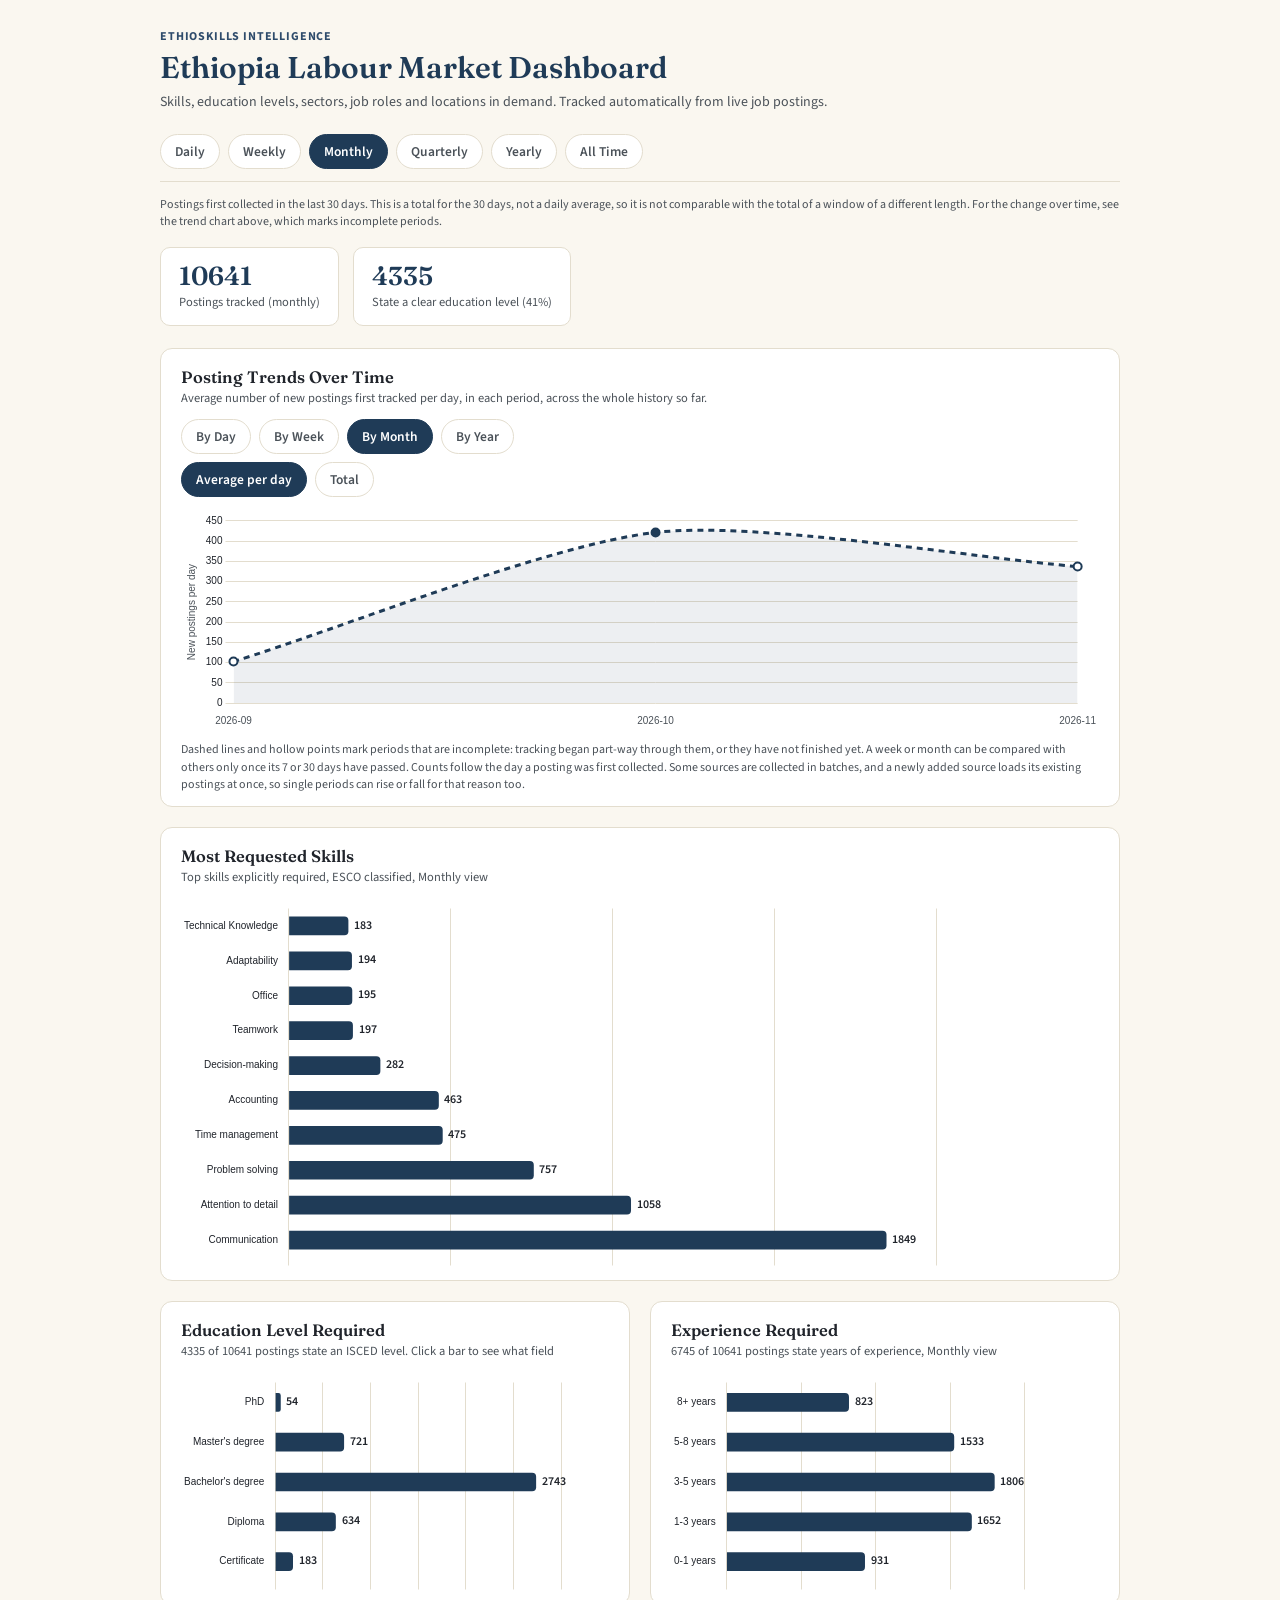
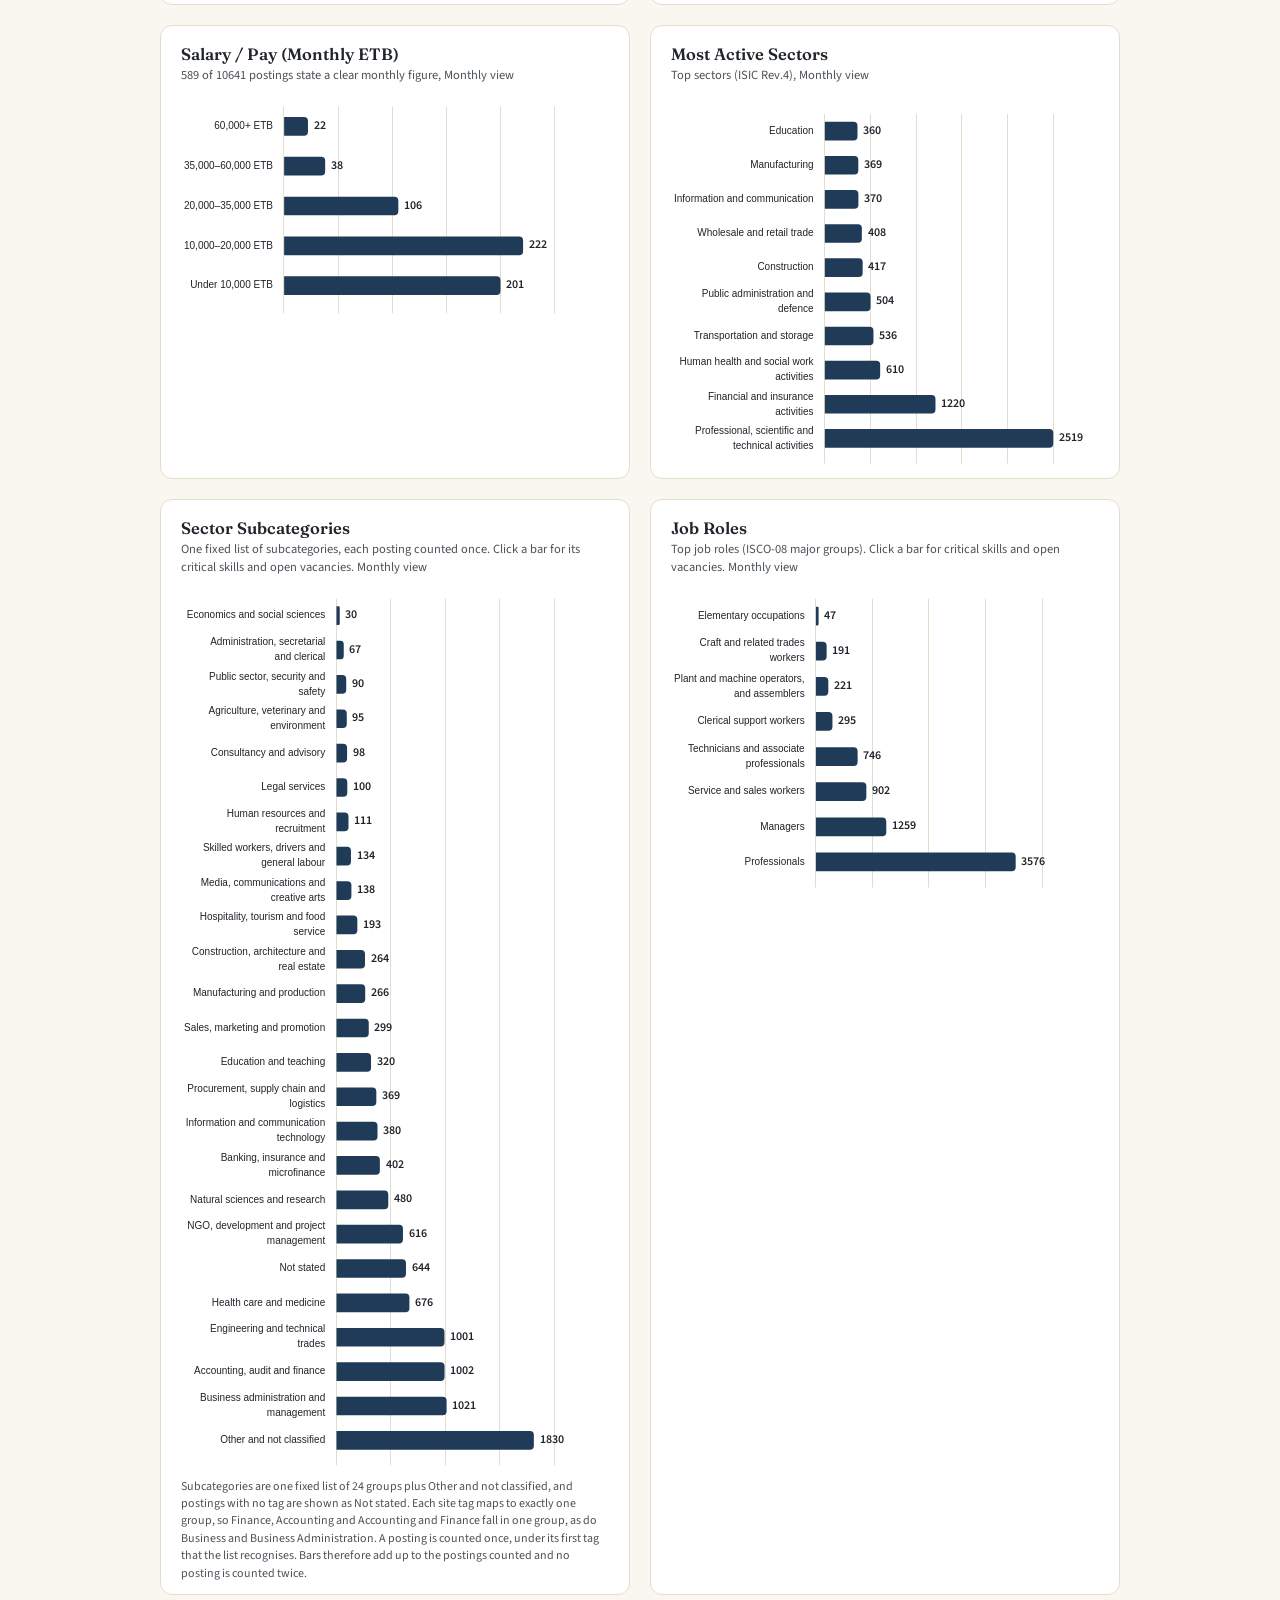
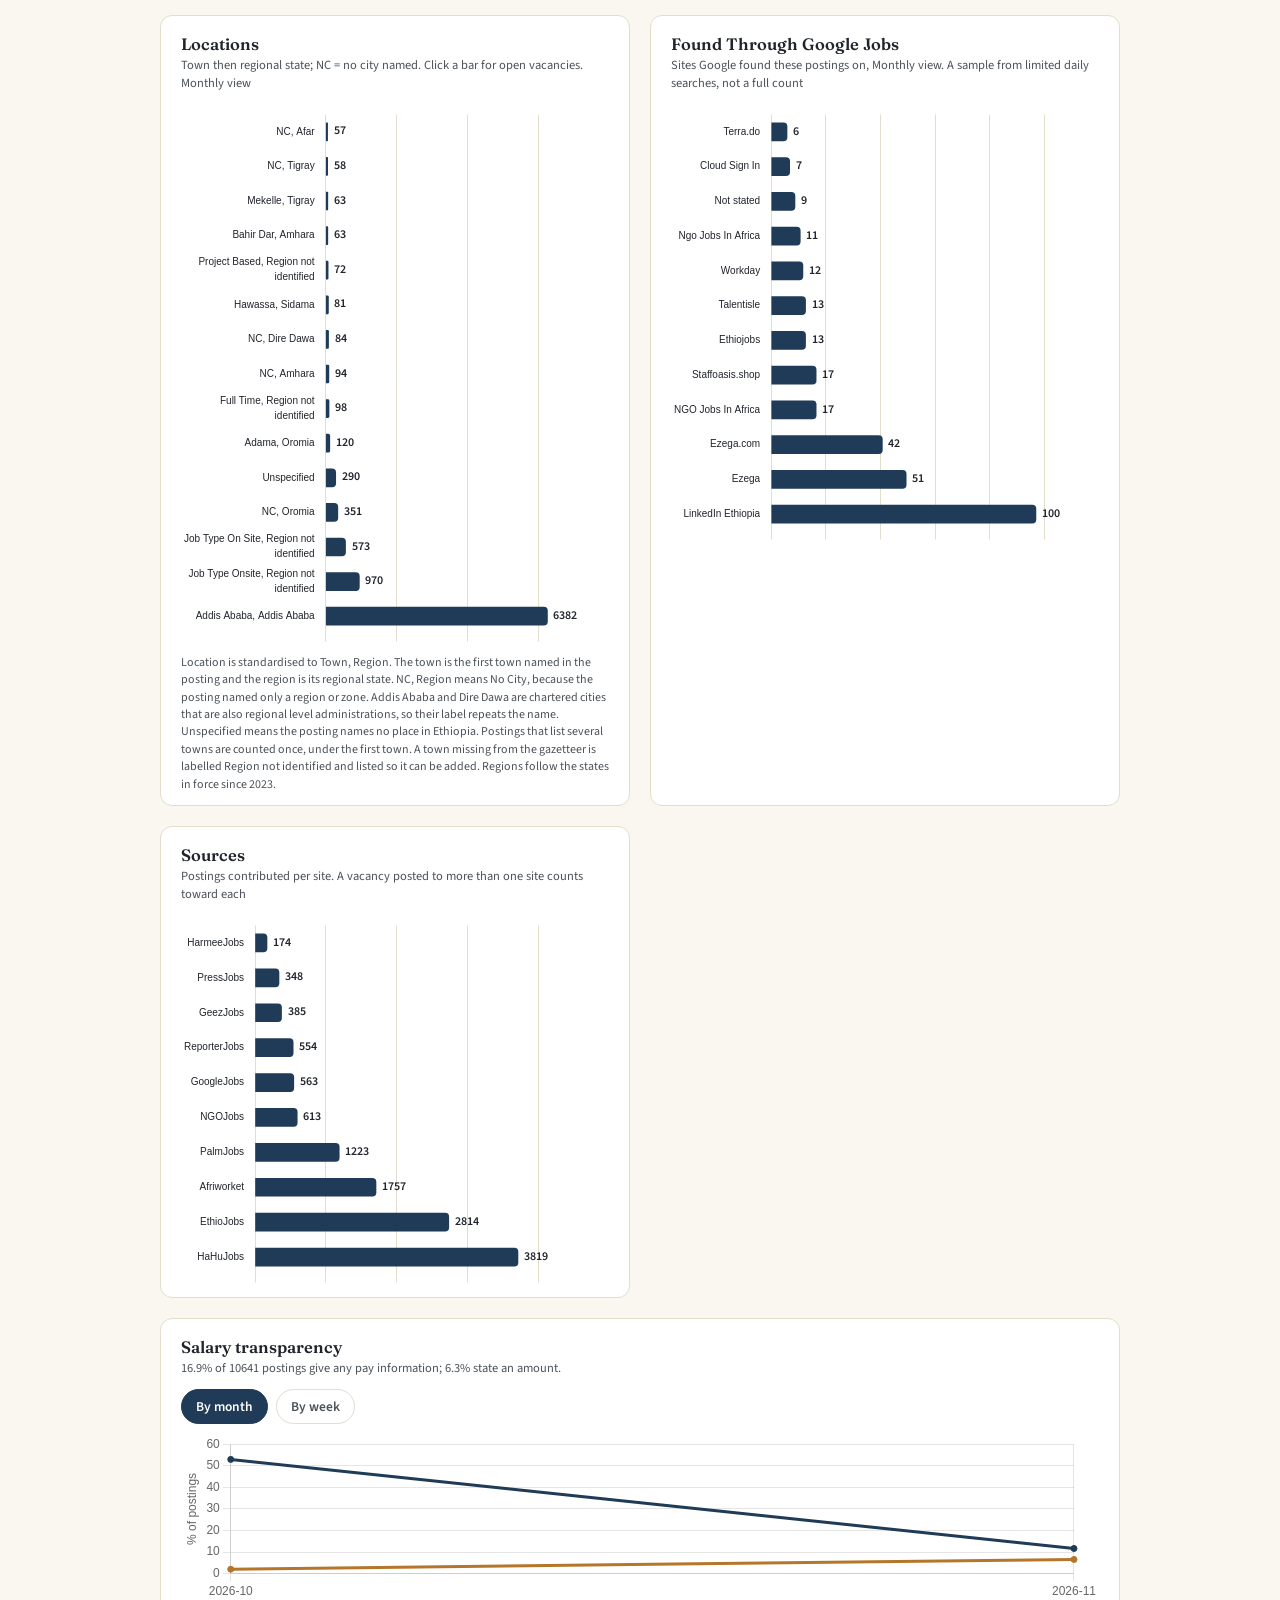
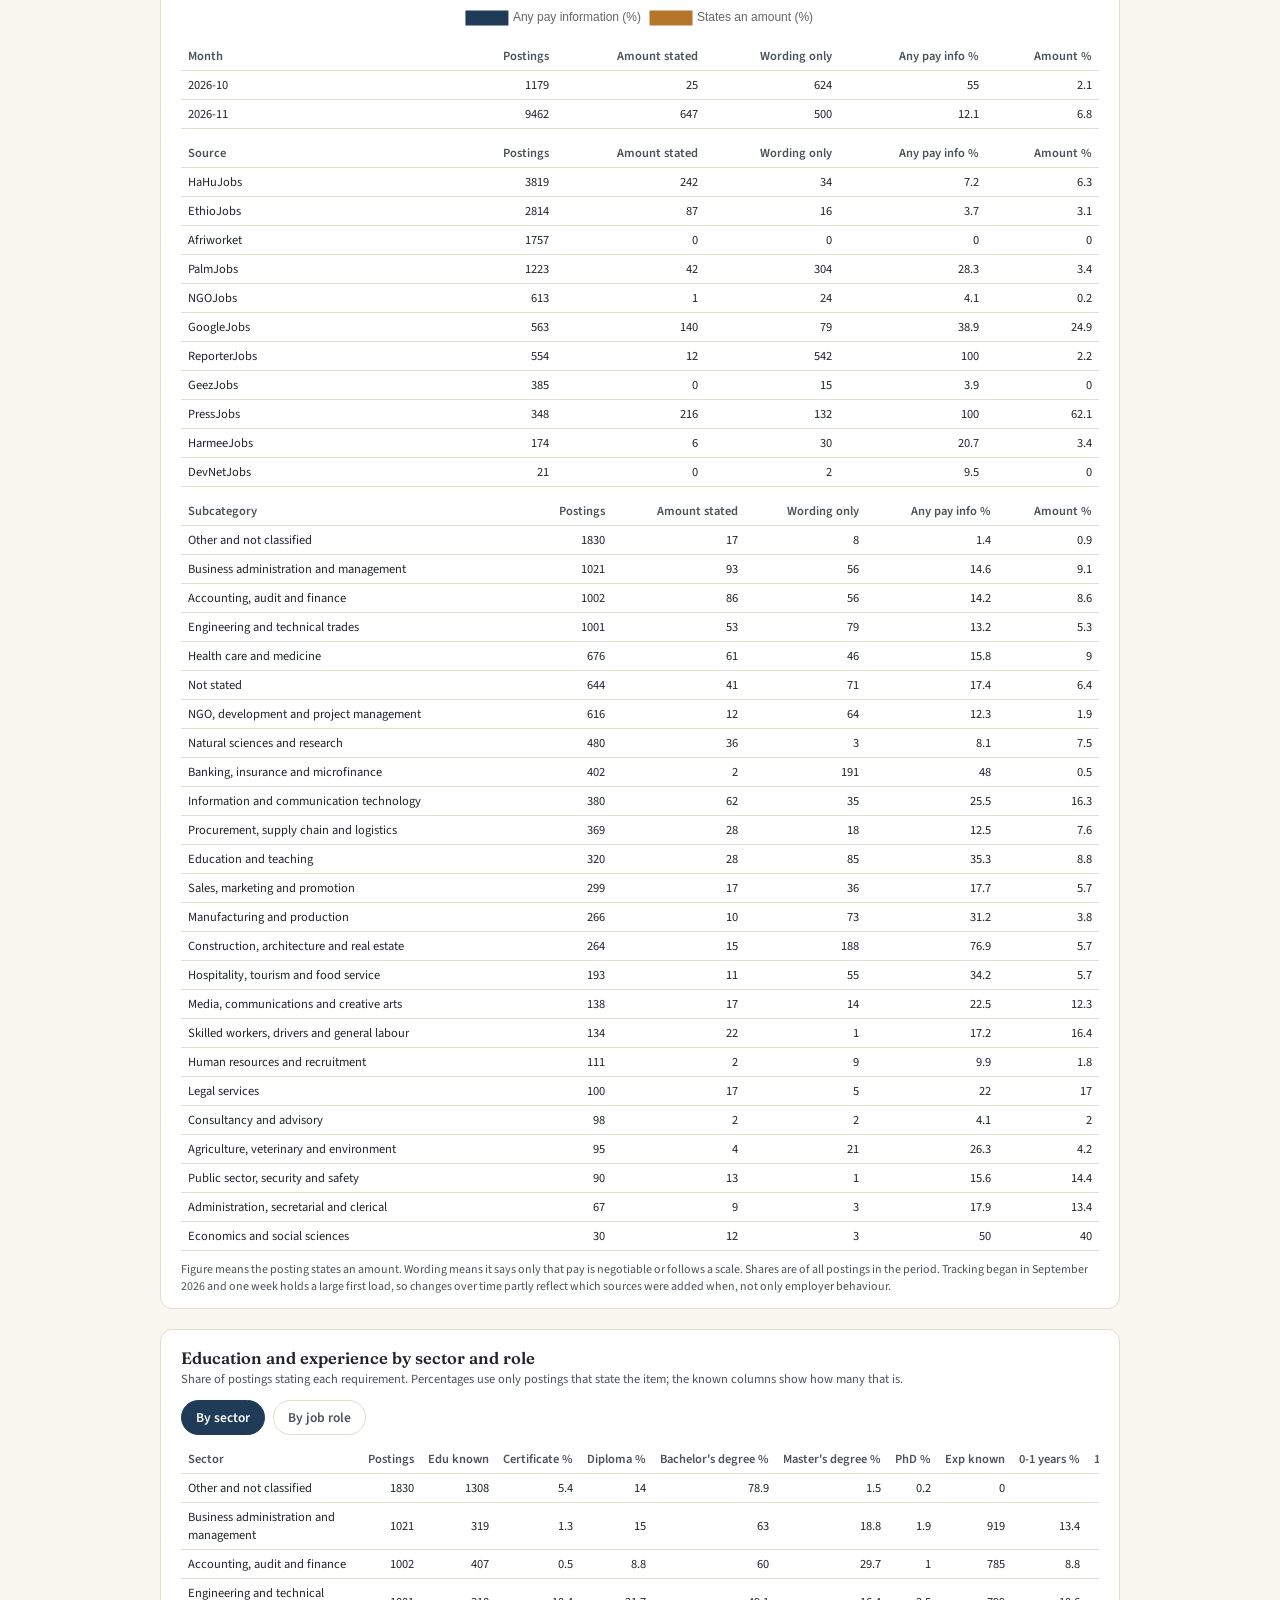
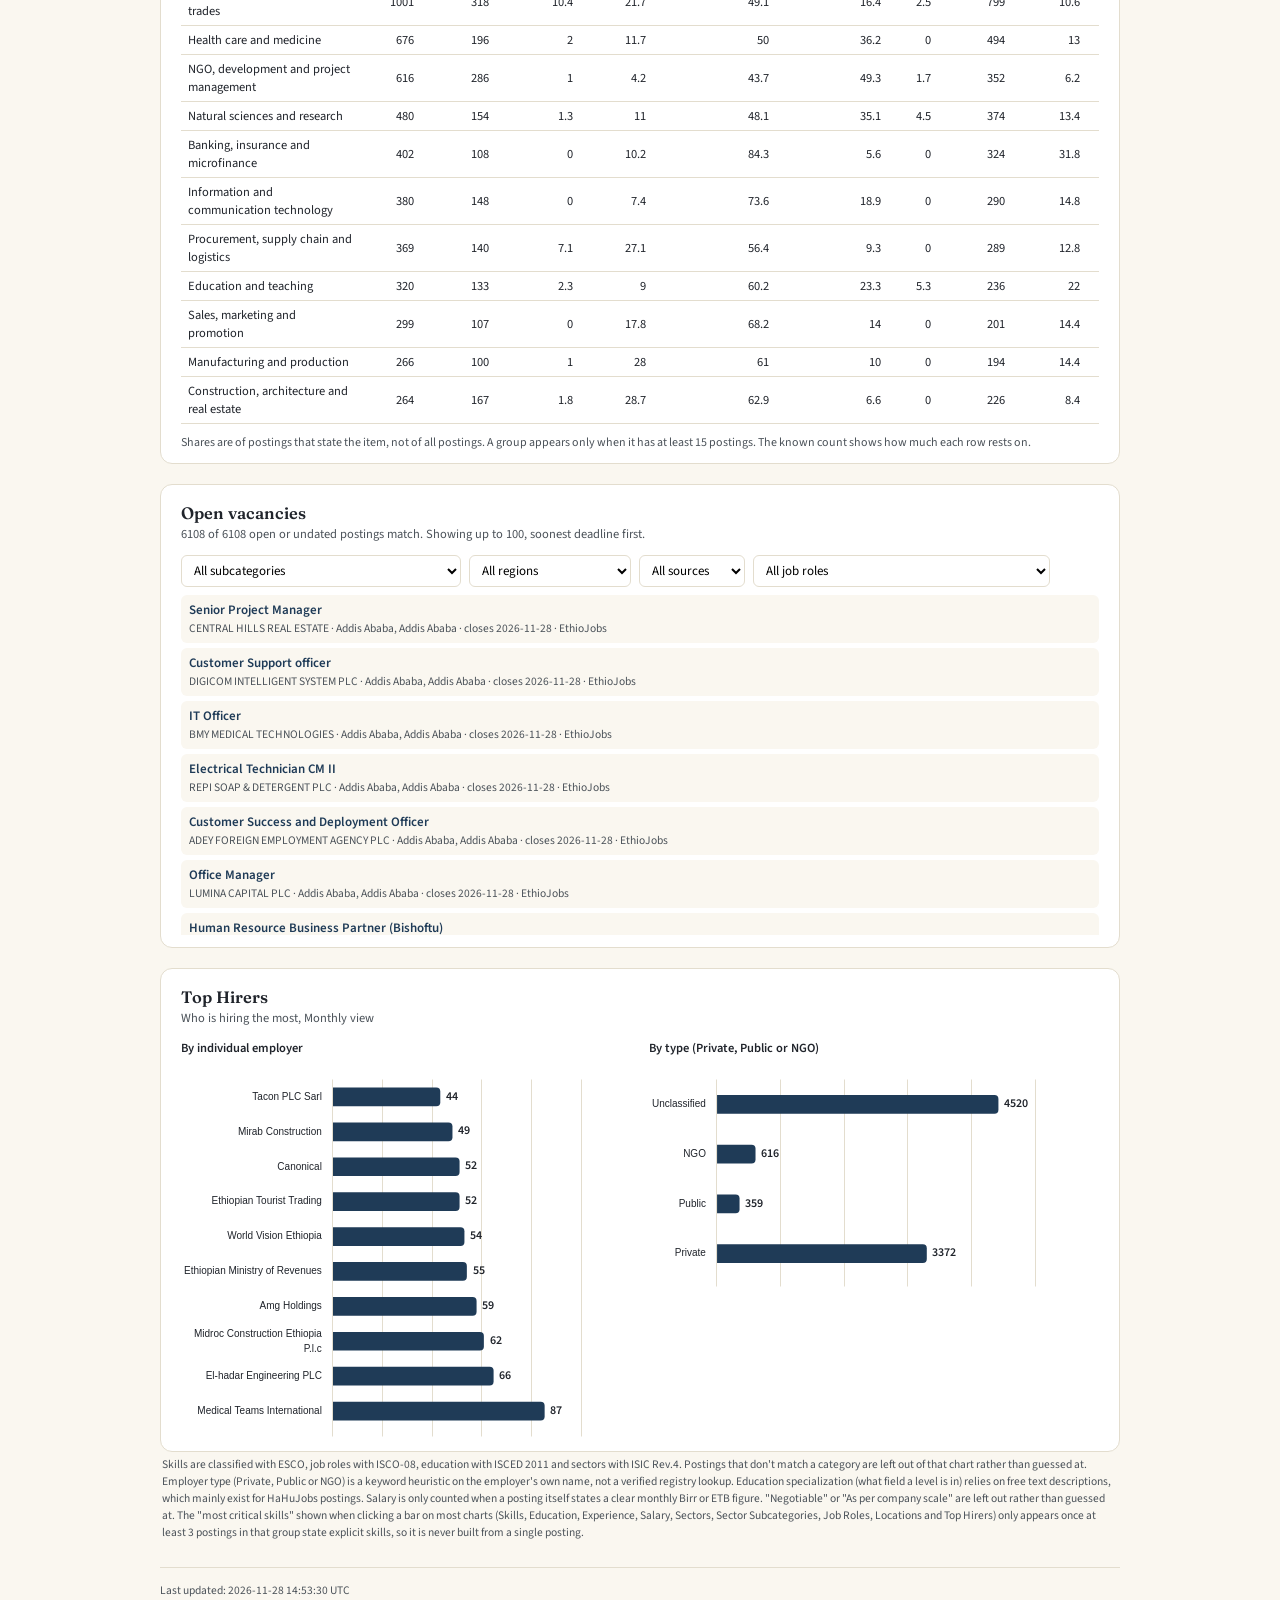
<file: index.html>
<!doctype html>
<html lang="en">
<head>
<meta charset="utf-8">
<title>Mesfin Abraham</title>
<meta name="viewport" content="width=device-width, initial-scale=1">
<meta http-equiv="refresh" content="0; url=/skills/">
<link rel="canonical" href="https://mesfinabraham.com/skills/">
</head>
<body>
<p>Redirecting to <a href="/skills/">EthioSkills</a>.</p>
</body>
</html>
</file>
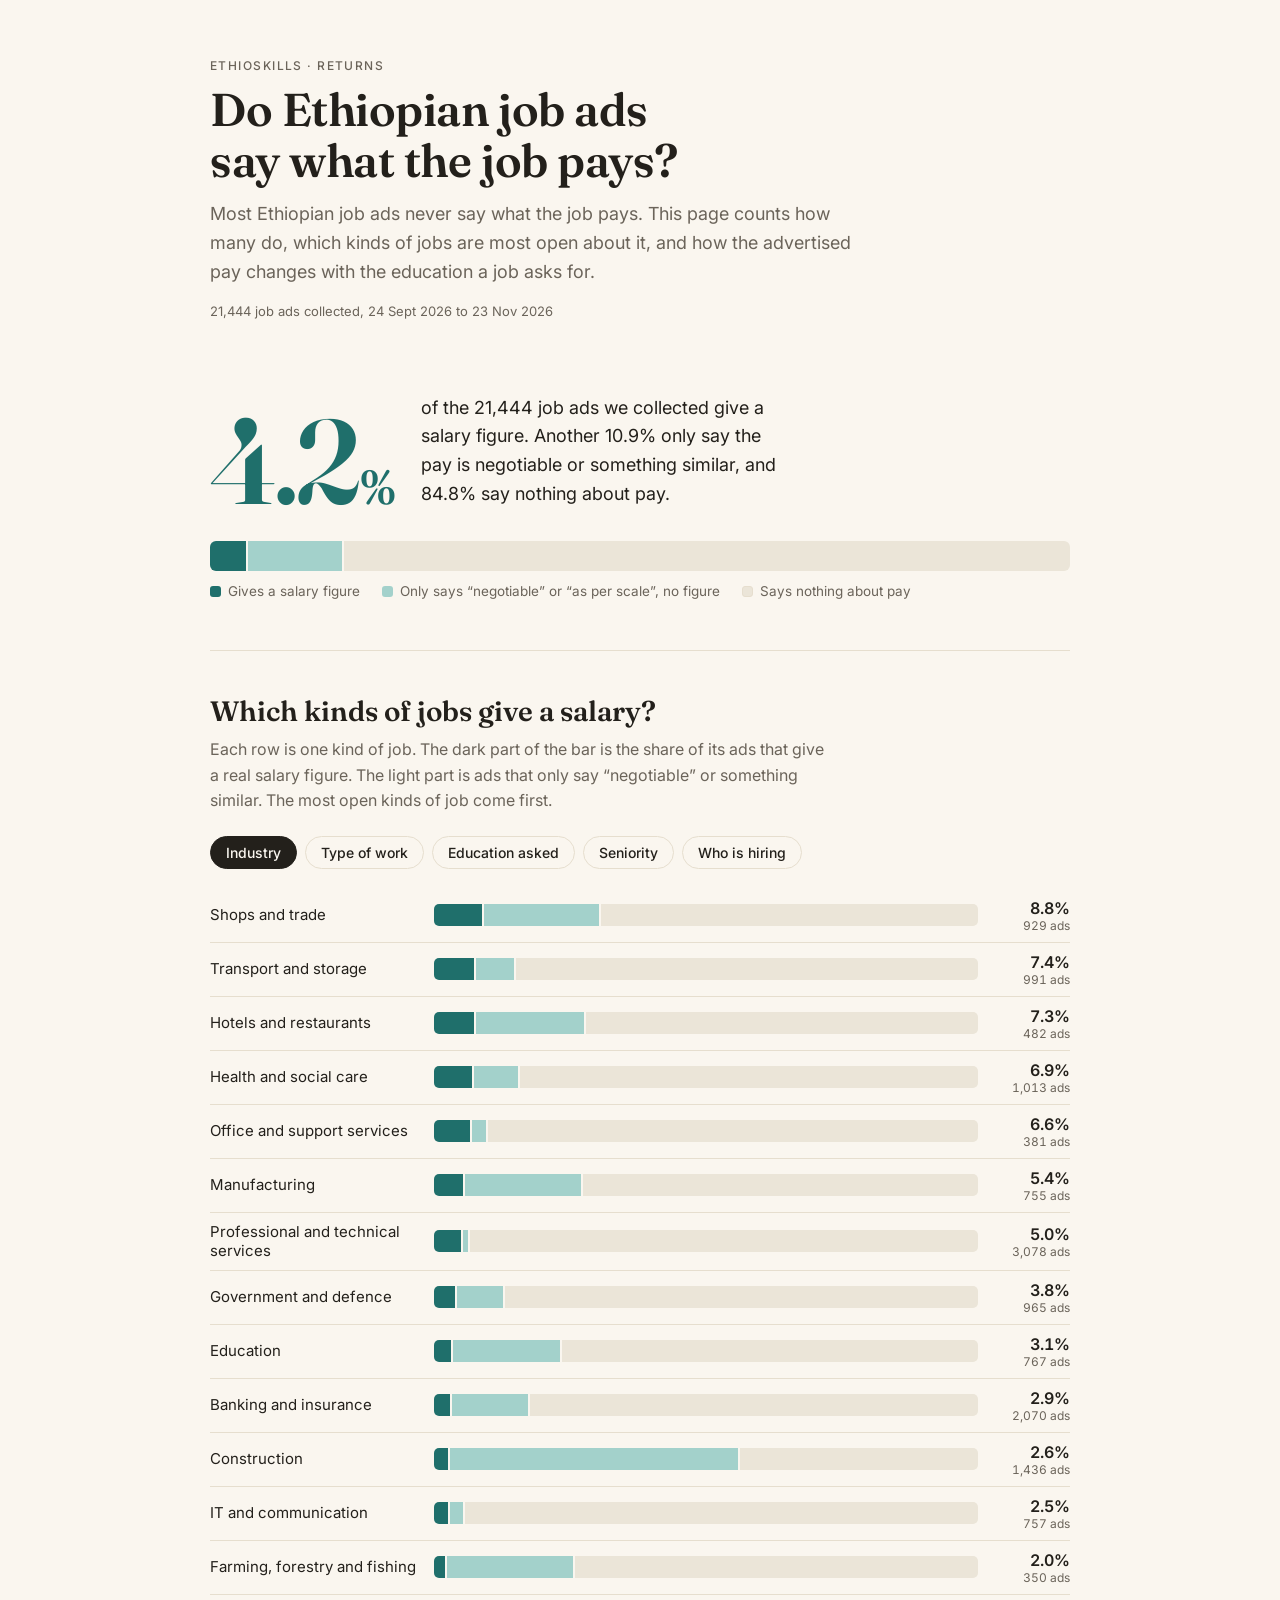
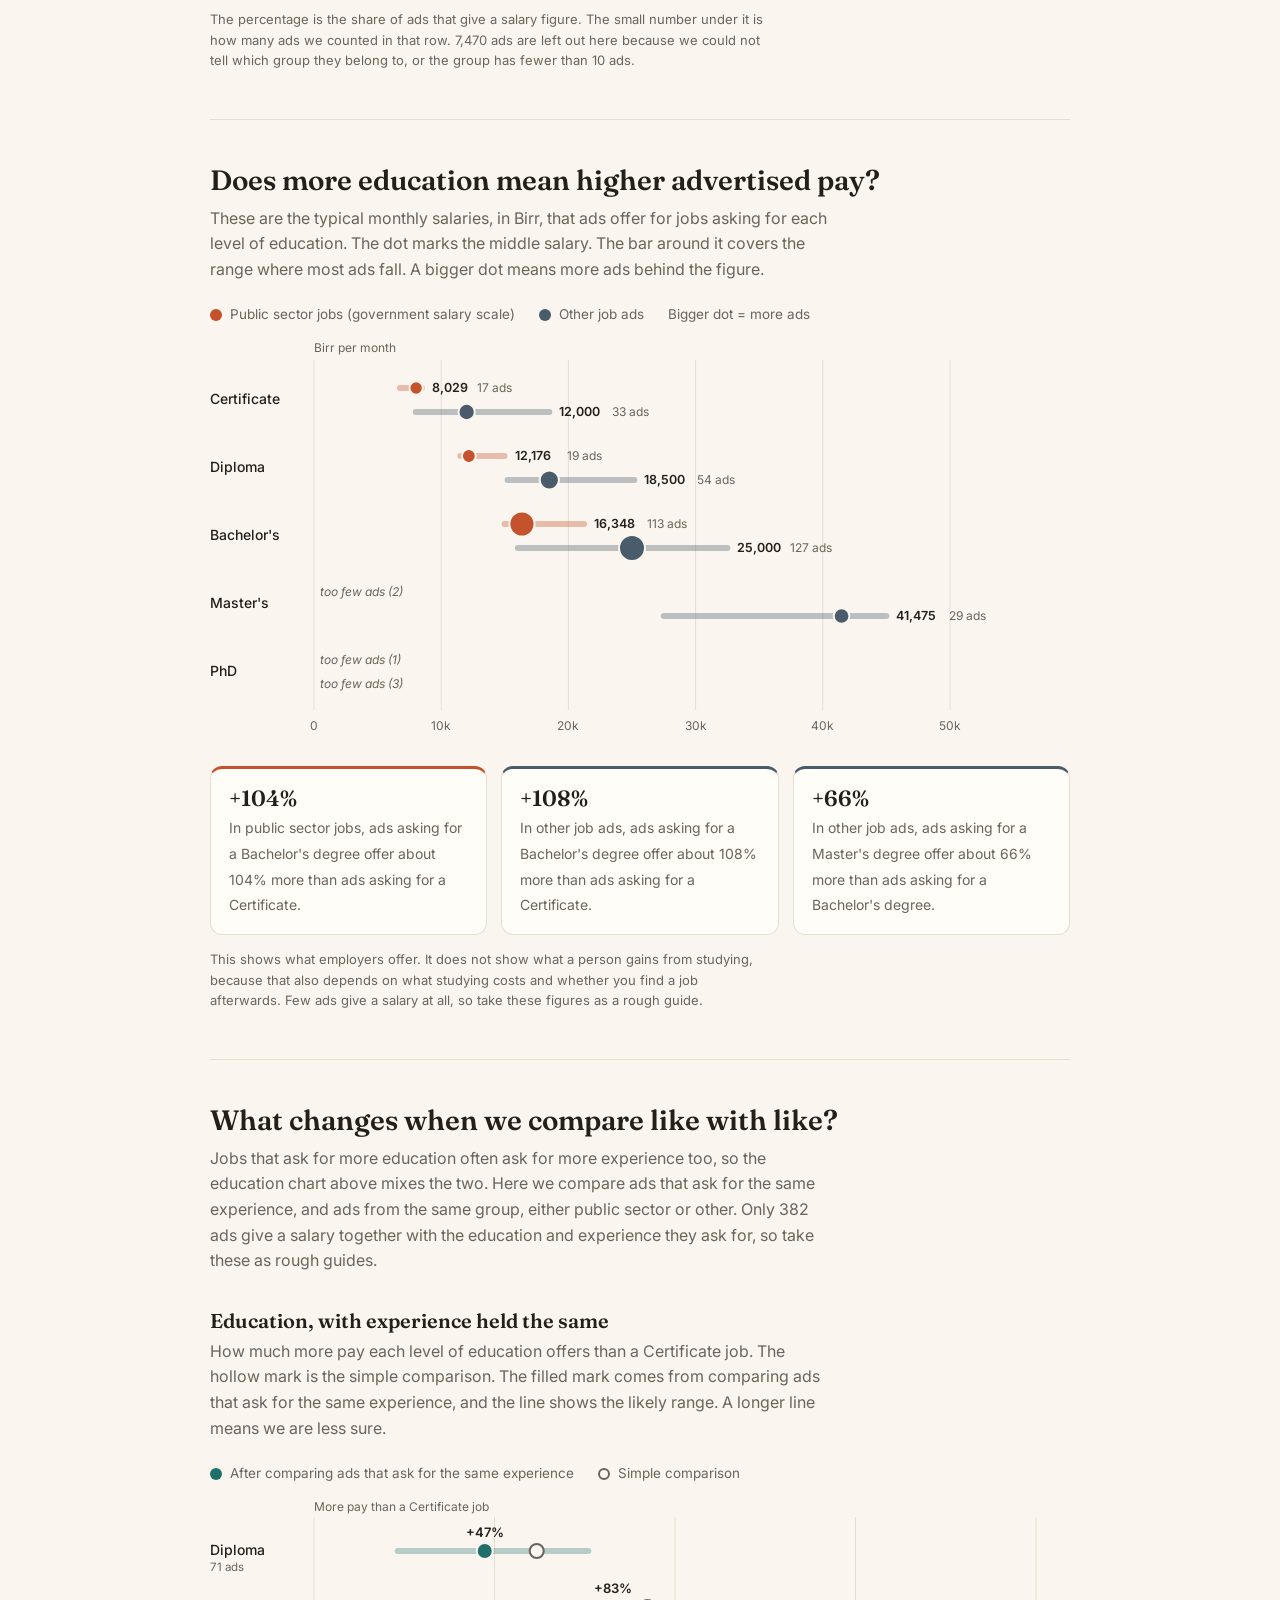
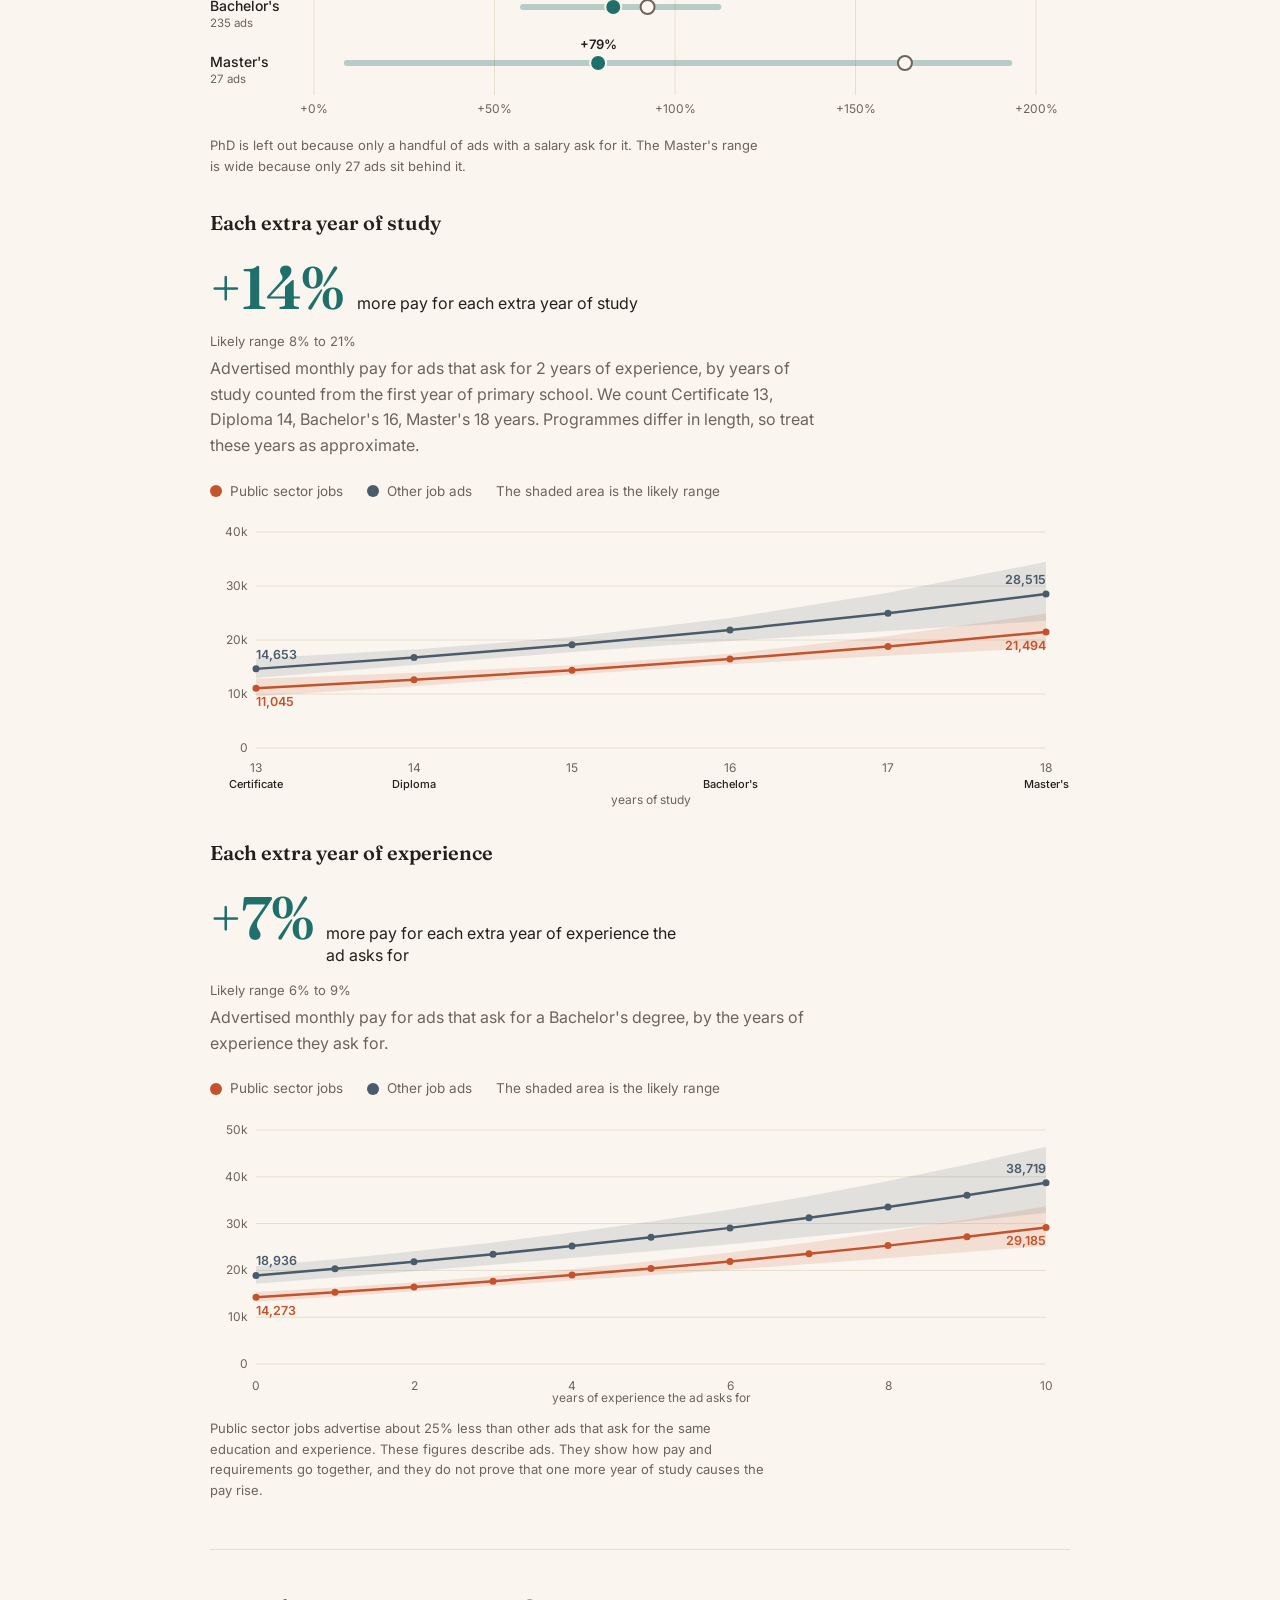
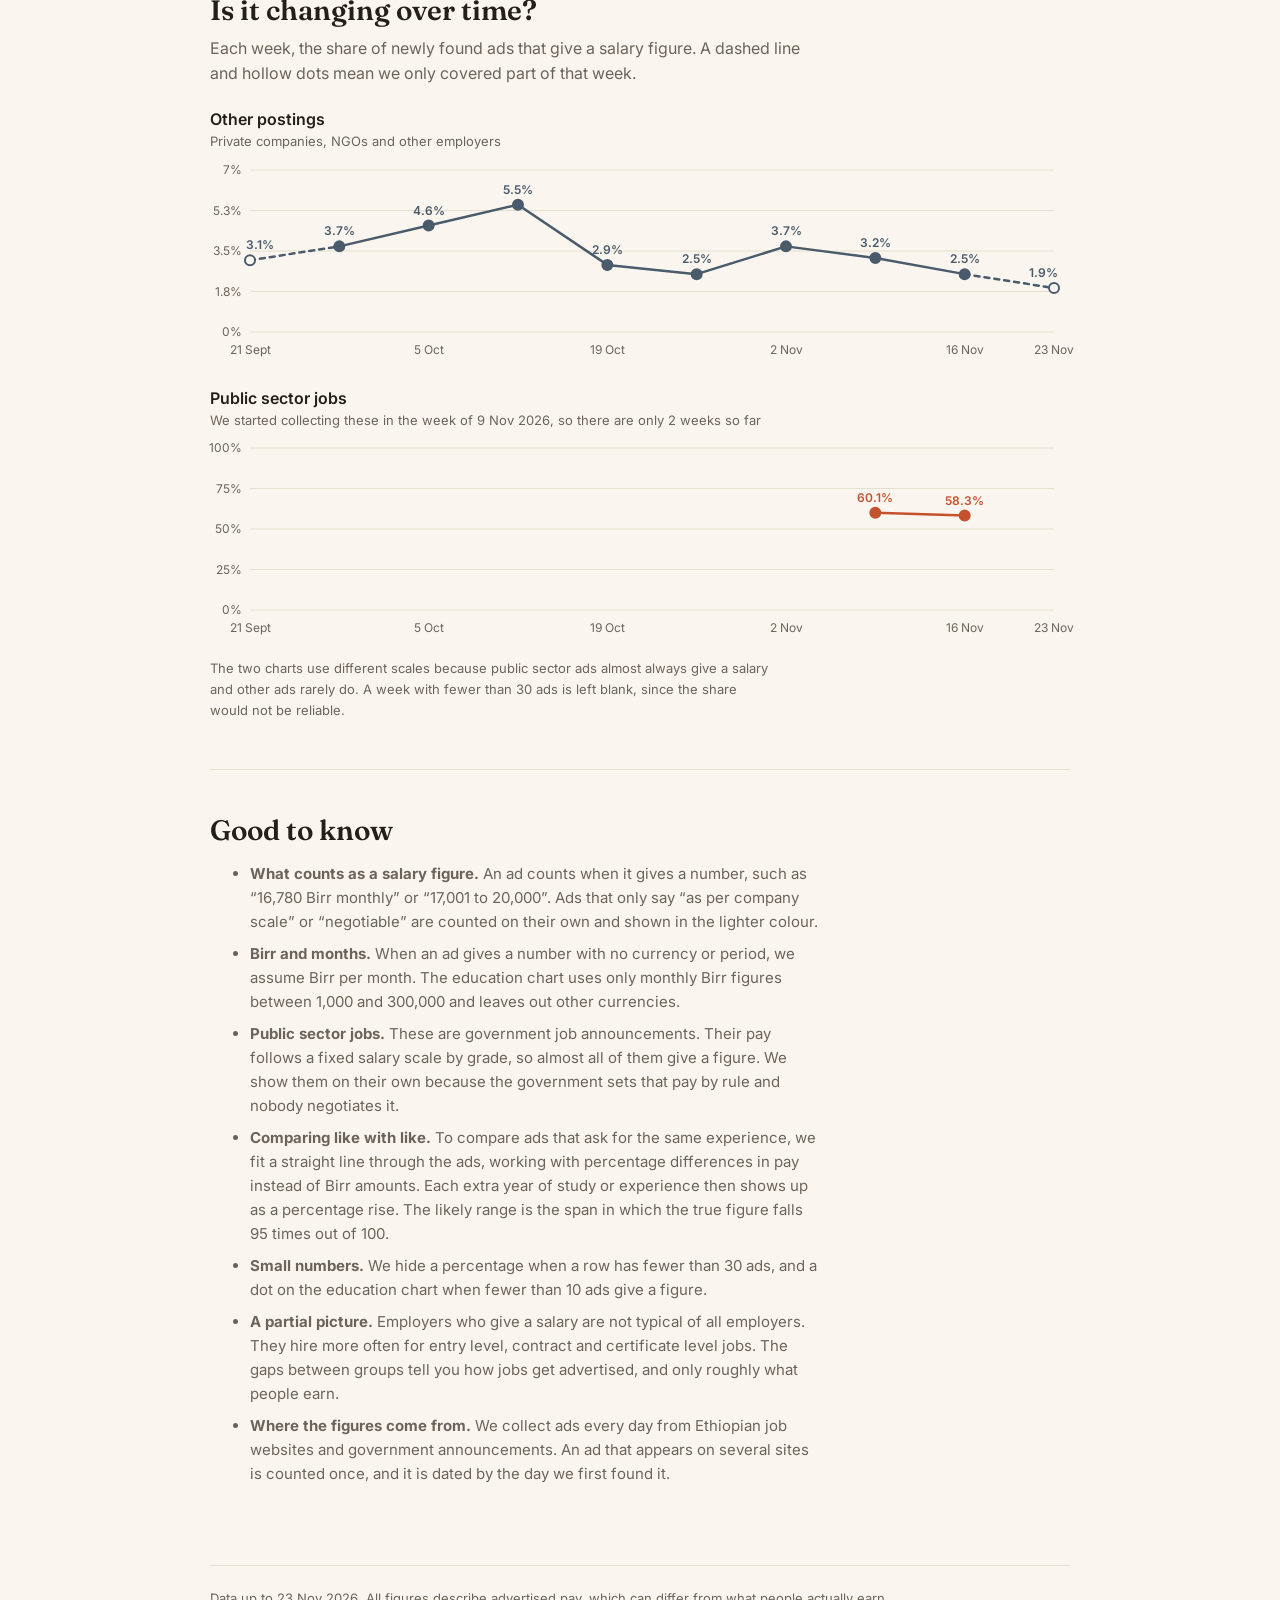
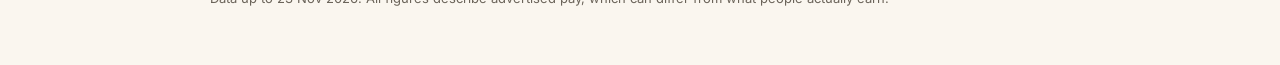
<file: returns/index.html>
<!doctype html>
<html lang="en">
<head>
<meta charset="utf-8">
<meta name="viewport" content="width=device-width, initial-scale=1">
<title>Returns. Do Ethiopian job ads say what the job pays?</title>
<meta name="description" content="How many Ethiopian job ads give a salary figure, which kinds of jobs are most open about it, and how advertised pay changes with the education a job asks for.">
<link rel="preconnect" href="https://fonts.googleapis.com">
<link rel="preconnect" href="https://fonts.gstatic.com" crossorigin>
<link href="https://fonts.googleapis.com/css2?family=Fraunces:opsz,wght@9..144,400;9..144,600&family=Inter:wght@400;500;600&display=swap" rel="stylesheet">
<style>
:root{
  --bg:#faf6ef; --card:#fffdf8; --ink:#23201b; --muted:#6b645a; --line:#e6dece; --track:#ebe5d8;
  --amount:#1f6f6b; --mention:#a3d1cb; --nothing:#ebe5d8;
  --public:#c4532d; --other:#4a5b6c; --focus:#1f6f6b;
  --serif:"Fraunces",Georgia,"Times New Roman",serif;
  --sans:"Inter",system-ui,-apple-system,"Segoe UI",Roboto,sans-serif;
  color-scheme:light;
}
@media (prefers-color-scheme:dark){:root:not([data-theme="light"]){
  --bg:#171511; --card:#1f1c17; --ink:#f1ece2; --muted:#a79f91; --line:#322d25; --track:#2c2820;
  --amount:#4db3aa; --mention:#2f6560; --nothing:#2c2820;
  --public:#ec8260; --other:#9db0c3; --focus:#4db3aa; color-scheme:dark;}}
:root[data-theme="dark"]{
  --bg:#171511; --card:#1f1c17; --ink:#f1ece2; --muted:#a79f91; --line:#322d25; --track:#2c2820;
  --amount:#4db3aa; --mention:#2f6560; --nothing:#2c2820;
  --public:#ec8260; --other:#9db0c3; --focus:#4db3aa; color-scheme:dark;}
*{box-sizing:border-box}
html{-webkit-text-size-adjust:100%}
body{margin:0;background:var(--bg);color:var(--ink);font:16px/1.6 var(--sans);padding-block:0}
.wrap{max-width:900px;margin:0 auto;padding:0 20px}
header.top{padding:56px 0 8px}
.eyebrow{font-size:12px;letter-spacing:.12em;text-transform:uppercase;color:var(--muted);font-weight:500}
h1{font:600 clamp(30px,5.4vw,46px)/1.1 var(--serif);margin:10px 0 14px;text-wrap:balance;letter-spacing:-.01em}
.lead{font-size:18px;color:var(--muted);max-width:60ch;margin:0}
.meta{font-size:13px;color:var(--muted);margin-top:14px}
section{padding:44px 0 8px;border-top:1px solid var(--line);margin-top:40px}
section:first-of-type{border-top:0;margin-top:20px}
h2{font:600 clamp(22px,3.4vw,28px)/1.2 var(--serif);margin:0 0 8px;text-wrap:balance}
.sub{color:var(--muted);margin:0 0 22px;max-width:62ch}
.hero{display:grid;grid-template-columns:auto 1fr;gap:12px 28px;align-items:end}
.big{font:600 clamp(64px,14vw,120px)/.9 var(--serif);color:var(--amount);font-variant-numeric:lining-nums tabular-nums;letter-spacing:-.03em}
.big small{font-size:.4em;margin-left:2px}
.hero p{margin:0 0 6px;font-size:18px;max-width:34ch}
@media (max-width:620px){.hero{grid-template-columns:1fr}}
.stack{display:flex;gap:2px;height:30px;margin:26px 0 10px}
.stack>div{min-width:2px}
.stack>div:first-child{border-radius:6px 0 0 6px}.stack>div:last-child{border-radius:0 6px 6px 0}
.legend{display:flex;flex-wrap:wrap;gap:8px 22px;font-size:13.5px;color:var(--muted)}
.legend span{display:inline-flex;align-items:center;gap:7px}
.sw{width:11px;height:11px;border-radius:3px;display:inline-block;flex:none}
.tabs{display:flex;flex-wrap:wrap;gap:8px;margin:0 0 20px}
.tabs button{font:500 14px var(--sans);color:var(--ink);background:transparent;border:1px solid var(--line);border-radius:999px;padding:7px 15px;cursor:pointer}
.tabs button:hover{border-color:var(--muted)}
.tabs button[aria-pressed="true"]{background:var(--ink);color:var(--bg);border-color:var(--ink)}
button:focus-visible{outline:2px solid var(--focus);outline-offset:2px}
.row{display:grid;grid-template-columns:minmax(0,210px) minmax(0,1fr) 78px;gap:6px 14px;align-items:center;padding:9px 0;border-bottom:1px solid var(--line)}
.row .name{font-size:15px;line-height:1.3}
.row .name.pub{font-weight:600;color:var(--public)}
.bar{display:flex;gap:2px;height:22px}
.bar>div{height:100%}
.bar .a{background:var(--amount);border-radius:5px 0 0 5px}
.bar .m{background:var(--mention)}
.bar .z{flex:1;background:var(--nothing);border-radius:0 5px 5px 0}
.bar.few{opacity:.45}
.row .val{text-align:right;font-variant-numeric:tabular-nums;line-height:1.25}
.row .val b{font-weight:600;font-size:16px}
.row .val i{display:block;font-style:normal;font-size:12px;color:var(--muted)}
@media (max-width:620px){.row{grid-template-columns:1fr 70px}.row .bar{grid-column:1/-1;order:3}}
.note{font-size:13px;color:var(--muted);margin:14px 0 0;max-width:70ch}
.chart{width:100%}
.chart svg{display:block;width:100%;height:auto;overflow:visible}
.chart text{font-family:var(--sans)}
.keyline{display:flex;flex-wrap:wrap;gap:6px 24px;font-size:13.5px;color:var(--muted);margin:0 0 14px}
.keyline span{display:inline-flex;align-items:center;gap:8px}
.dot{width:12px;height:12px;border-radius:50%;display:inline-block}
.takeaways{display:grid;grid-template-columns:repeat(auto-fit,minmax(230px,1fr));gap:14px;margin:26px 0 0}
.tk{background:var(--card);border:1px solid var(--line);border-radius:12px;padding:16px 18px}
.tk b{display:block;font:600 22px/1.2 var(--serif);margin-bottom:4px}
.tk span{font-size:14px;color:var(--muted)}
.stat{display:flex;align-items:baseline;gap:14px;flex-wrap:wrap;margin:22px 0 4px}
.stat b{font:600 clamp(40px,8vw,60px)/1 var(--serif);color:var(--amount);letter-spacing:-.02em}
.stat span{font-size:16px;max-width:36ch;line-height:1.35}
.stat i{font-style:normal;font-size:13px;color:var(--muted);flex-basis:100%}
.block{margin-top:34px}
.block h3{font:600 20px/1.25 var(--serif);margin:0 0 6px}
.panel-title{font:600 16px var(--sans);margin:22px 0 2px}
.panel-sub{font-size:13px;color:var(--muted);margin:0 0 4px}
.method{font-size:15px;color:var(--muted);max-width:68ch}
.method li{margin:0 0 8px}
footer{border-top:1px solid var(--line);margin-top:56px;padding:22px 0 56px;font-size:13px;color:var(--muted)}
.sr{position:absolute;left:-9999px}
</style>
</head>
<body>
<div class="wrap">
<header class="top">
  <div class="eyebrow">EthioSkills &middot; Returns</div>
  <h1>Do Ethiopian job ads say what the job pays?</h1>
  <p class="lead">Most Ethiopian job ads never say what the job pays. This page counts how many do, which kinds of jobs are most open about it, and how the advertised pay changes with the education a job asks for.</p>
  <div class="meta" id="meta"></div>
</header>

<section id="headline" aria-labelledby="h-head">
  <h2 id="h-head" class="sr">Headline</h2>
  <div class="hero">
    <div class="big" id="bigNum" aria-hidden="true"></div>
    <p id="bigText"></p>
  </div>
  <div class="stack" id="stack" role="img" aria-label=""></div>
  <div class="legend">
    <span><i class="sw" style="background:var(--amount)"></i>Gives a salary figure</span>
    <span><i class="sw" style="background:var(--mention)"></i>Only says &ldquo;negotiable&rdquo; or &ldquo;as per scale&rdquo;, no figure</span>
    <span><i class="sw" style="background:var(--nothing);border:1px solid var(--line)"></i>Says nothing about pay</span>
  </div>
</section>

<section id="disclosure" aria-labelledby="h-disc">
  <h2 id="h-disc">Which kinds of jobs give a salary?</h2>
  <p class="sub">Each row is one kind of job. The dark part of the bar is the share of its ads that give a real salary figure. The light part is ads that only say &ldquo;negotiable&rdquo; or something similar. The most open kinds of job come first.</p>
  <div class="tabs" id="tabs" role="group" aria-label="Show job ads by"></div>
  <div id="rows"></div>
  <p class="note" id="discNote"></p>
</section>

<section id="ladder" aria-labelledby="h-lad">
  <h2 id="h-lad">Does more education mean higher advertised pay?</h2>
  <p class="sub">These are the typical monthly salaries, in Birr, that ads offer for jobs asking for each level of education. The dot marks the middle salary. The bar around it covers the range where most ads fall. A bigger dot means more ads behind the figure.</p>
  <div class="keyline" id="ladKey"></div>
  <div class="chart" id="ladChart"></div>
  <div class="takeaways" id="ladTake"></div>
  <p class="note">This shows what employers offer. It does not show what a person gains from studying, because that also depends on what studying costs and whether you find a job afterwards. Few ads give a salary at all, so take these figures as a rough guide.</p>
</section>

<section id="adjusted" aria-labelledby="h-adj" hidden>
  <h2 id="h-adj">What changes when we compare like with like?</h2>
  <p class="sub" id="adjIntro"></p>

  <div class="block">
    <h3>Education, with experience held the same</h3>
    <p class="sub" id="eduAdjSub"></p>
    <div class="keyline"><span><i class="dot" style="background:var(--amount)"></i>After comparing ads that ask for the same experience</span><span><i class="dot" style="background:transparent;border:2px solid var(--muted)"></i>Simple comparison</span></div>
    <div class="chart" id="eduAdj"></div>
    <p class="note" id="eduAdjNote"></p>
  </div>

  <div class="block">
    <h3>Each extra year of study</h3>
    <div class="stat" id="schoolStat"></div>
    <p class="sub" id="schoolSub"></p>
    <div class="keyline" id="schoolKey"></div>
    <div class="chart" id="schoolChart"></div>
  </div>

  <div class="block">
    <h3>Each extra year of experience</h3>
    <div class="stat" id="expStat"></div>
    <p class="sub" id="expSub"></p>
    <div class="keyline" id="expKey"></div>
    <div class="chart" id="expChart"></div>
  </div>
  <p class="note" id="adjNote"></p>
</section>

<section id="trend" aria-labelledby="h-tr">
  <h2 id="h-tr">Is it changing over time?</h2>
  <p class="sub">Each week, the share of newly found ads that give a salary figure. A dashed line and hollow dots mean we only covered part of that week.</p>
  <div class="panel-title">Other postings</div>
  <p class="panel-sub">Private companies, NGOs and other employers</p>
  <div class="chart" id="trOther"></div>
  <div class="panel-title">Public sector jobs</div>
  <p class="panel-sub" id="pubSub"></p>
  <div class="chart" id="trPub"></div>
  <p class="note">The two charts use different scales because public sector ads almost always give a salary and other ads rarely do. A week with fewer than 30 ads is left blank, since the share would not be reliable.</p>
</section>

<section id="method" aria-labelledby="h-me">
  <h2 id="h-me">Good to know</h2>
  <ul class="method">
    <li><b>What counts as a salary figure.</b> An ad counts when it gives a number, such as &ldquo;16,780 Birr monthly&rdquo; or &ldquo;17,001 to 20,000&rdquo;. Ads that only say &ldquo;as per company scale&rdquo; or &ldquo;negotiable&rdquo; are counted on their own and shown in the lighter colour.</li>
    <li><b>Birr and months.</b> When an ad gives a number with no currency or period, we assume Birr per month. The education chart uses only monthly Birr figures between 1,000 and 300,000 and leaves out other currencies.</li>
    <li><b>Public sector jobs.</b> These are government job announcements. Their pay follows a fixed salary scale by grade, so almost all of them give a figure. We show them on their own because the government sets that pay by rule and nobody negotiates it.</li>
    <li><b>Comparing like with like.</b> To compare ads that ask for the same experience, we fit a straight line through the ads, working with percentage differences in pay instead of Birr amounts. Each extra year of study or experience then shows up as a percentage rise. The likely range is the span in which the true figure falls 95 times out of 100.</li>
    <li><b>Small numbers.</b> We hide a percentage when a row has fewer than 30 ads, and a dot on the education chart when fewer than 10 ads give a figure.</li>
    <li><b>A partial picture.</b> Employers who give a salary are not typical of all employers. They hire more often for entry level, contract and certificate level jobs. The gaps between groups tell you how jobs get advertised, and only roughly what people earn.</li>
    <li><b>Where the figures come from.</b> We collect ads every day from Ethiopian job websites and government announcements. An ad that appears on several sites is counted once, and it is dated by the day we first found it.</li>
  </ul>
</section>
<footer>
  <div id="foot"></div>
</footer>
</div>

<script src="returns_data.js"></script>
<script>
(function(){
var D = window.RETURNS_DATA;
if(!D){document.getElementById("bigText").textContent="Data file not found. Place returns_data.js next to this page.";return;}
var $ = function(id){return document.getElementById(id)};
var fmt = function(n){return Math.round(n).toLocaleString("en-US")};
var P = function(v){return (Math.round(v*10)/10).toFixed(1)+"%"};
var PUB = D.public_label;

function fmtDate(iso){var d=new Date(iso+"T00:00:00Z");return d.toLocaleDateString("en-GB",{day:"numeric",month:"short",year:"numeric",timeZone:"UTC"});}
$("meta").textContent = fmt(D.total.n)+" job ads collected, "+fmtDate(D.trend.first_day)+" to "+fmtDate(D.trend.last_day);
$("foot").textContent = "Data up to "+fmtDate(D.trend.last_day)+". All figures describe advertised pay, which can differ from what people actually earn.";

/* headline */
var T = D.total;
$("bigNum").innerHTML = (Math.round(T.pct_amount*10)/10).toFixed(1)+"<small>%</small>";
$("bigText").textContent = "of the "+fmt(T.n)+" job ads we collected give a salary figure. Another "+P(T.pct_mention)+" only say the pay is negotiable or something similar, and "+P(T.pct_nothing)+" say nothing about pay.";
var st=$("stack");
st.setAttribute("aria-label","Of "+fmt(T.n)+" ads, "+P(T.pct_amount)+" give a salary figure, "+P(T.pct_mention)+" only say pay is negotiable or something similar, "+P(T.pct_nothing)+" say nothing.");
st.innerHTML='<div title="Gives a salary figure, '+fmt(T.amount)+' ads" style="width:'+T.pct_amount+'%;background:var(--amount)"></div><div title="Only says negotiable or similar, '+fmt(T.mention)+' ads" style="width:'+T.pct_mention+'%;background:var(--mention)"></div><div title="Says nothing, '+fmt(T.nothing)+' ads" style="flex:1;background:var(--nothing)"></div>';

/* disclosure by group */
var dims = [["Industry","ISIC sector"],["Type of work","ISCO occupation group"],["Education asked","Education level"],["Seniority","Career level"],["Who is hiring","Employer type"]];
var NICE = {
 "Wholesale and retail trade":"Shops and trade","Transportation and storage":"Transport and storage",
 "Accommodation and food service activities":"Hotels and restaurants","Human health and social work activities":"Health and social care",
 "Administrative and support service activities":"Office and support services","Professional, scientific and technical activities":"Professional and technical services",
 "Public administration and defence":"Government and defence","Financial and insurance activities":"Banking and insurance",
 "Information and communication":"IT and communication","Agriculture, forestry and fishing":"Farming, forestry and fishing",
 "Activities of extraterritorial organizations and bodies":"International organisations",
 "Professionals":"Professionals (engineers, doctors, accountants)","Technicians and associate professionals":"Technicians and assistants",
 "Service and sales workers":"Service and sales staff","Clerical support workers":"Office clerks",
 "Plant and machine operators, and assemblers":"Machine operators and drivers","Craft and related trades workers":"Skilled trades (builders, mechanics)",
 "Elementary occupations":"Basic manual jobs (cleaners, labourers)","Skilled agricultural, forestry and fishery workers":"Skilled farm workers",
 "TVET":"Vocational training (TVET)","Not required":"No education required","High school":"High school","Entry":"Entry level",
 "Junior":"Junior","Mid":"Mid level","Senior":"Senior","Executive":"Executive","Expert":"Expert","NGO":"NGOs and charities","Private":"Private companies"
};
var nice=function(g){return NICE[g]||g;};
var cur = 0;
function drawDisc(){
  var d = D.disclosure[dims[cur][1]];
  var tiny=d.rows.filter(function(r){return r.n<10});
  var rows = d.rows.filter(function(r){return r.n>=10}).sort(function(a,b){
    if(a.few!==b.few) return a.few?1:-1;
    return (b.amount||0)-(a.amount||0);
  });
  var h="";
  rows.forEach(function(r){
    var pub = r.group===PUB;
    var a=r.few?0:r.amount, m=r.few?0:r.mention;
    h+='<div class="row"><div class="name'+(pub?' pub':'')+'">'+nice(r.group)+'</div>'+
       '<div class="bar'+(r.few?' few':'')+'" role="img" aria-label="'+nice(r.group)+', '+(r.few?'too few ads to show':P(r.amount)+' give a salary figure')+'">'+
       (r.few?'<div class="z" style="border-radius:5px"></div>':'<div class="a" style="width:'+a+'%;min-width:'+(a>0?3:0)+'px" title="Gives a salary figure"></div><div class="m" style="width:'+m+'%" title="Only says negotiable or similar"></div><div class="z"></div>')+
       '</div><div class="val">'+(r.few?'<b>few</b>':'<b>'+P(r.amount)+'</b>')+'<i>'+fmt(r.n)+' ads</i></div></div>';
  });
  $("rows").innerHTML=h;
  var note="The percentage is the share of ads that give a salary figure. The small number under it is how many ads we counted in that row.";
  var left=d.unclassified+tiny.reduce(function(s,r){return s+r.n},0);
  if(left>0) note+=" "+fmt(left)+" ads are left out here because we could not tell which group they belong to, or the group has fewer than 10 ads.";
  if(rows.some(function(r){return r.few})) note+=" Rows with fewer than "+D.min_base+" ads are faded and show no percentage, because it would not be reliable.";
  $("discNote").textContent=note;
  var btns=document.querySelectorAll("#tabs button");
  btns.forEach(function(b,i){b.setAttribute("aria-pressed",i===cur?"true":"false")});
}
var tb="";
dims.forEach(function(x,i){tb+='<button type="button" data-i="'+i+'" aria-pressed="false">'+x[0]+'</button>'});
$("tabs").innerHTML=tb;
$("tabs").addEventListener("click",function(e){var b=e.target.closest("button");if(!b)return;cur=+b.dataset.i;drawDisc();});
drawDisc();

/* pay ladder */
var NS="http://www.w3.org/2000/svg";
function el(n,a,txt){var e=document.createElementNS(NS,n);for(var k in a)e.setAttribute(k,a[k]);if(txt!=null)e.textContent=txt;return e;}
function css(v){return getComputedStyle(document.documentElement).getPropertyValue(v).trim();}
var EDU=["Certificate","Diploma","Bachelor's","Master's","PhD"];
function ladderData(){var m={};D.ladder.forEach(function(r){m[r.group+"|"+r.education]=r;});return m;}
function drawLadder(){
  var box=$("ladChart"); box.innerHTML="";
  var W=Math.max(300,box.clientWidth), narrow=W<560;
  var L=narrow?78:104, R=narrow?44:120, top=26, rowH=narrow?72:68, H=top+EDU.length*rowH+34;
  var data=ladderData();
  var maxv=0; D.ladder.forEach(function(r){if(r.p75)maxv=Math.max(maxv,r.p75)});
  var step=maxv>60000?20000:10000; var xmax=Math.ceil(maxv/step)*step;
  var x=function(v){return L+(W-L-R)*v/xmax};
  var svg=el("svg",{viewBox:"0 0 "+W+" "+H,role:"img","aria-label":"Typical advertised monthly pay in Birr for each education level, for public sector jobs and other job ads"});
  var ink=css("--ink"),muted=css("--muted"),line=css("--line");
  for(var v=0;v<=xmax;v+=step){
    svg.appendChild(el("line",{x1:x(v),x2:x(v),y1:top-6,y2:H-30,stroke:line,"stroke-width":1}));
    svg.appendChild(el("text",{x:x(v),y:H-10,"text-anchor":"middle","font-size":12,fill:muted},v===0?"0":(v/1000)+"k"));
  }
  svg.appendChild(el("text",{x:L,y:12,"font-size":12,fill:muted},"Birr per month"));
  var groups=[[PUB,css("--public"),-12],["Other postings",css("--other"),12]];
  EDU.forEach(function(e,i){
    var cy=top+rowH*i+rowH/2;
    svg.appendChild(el("text",{x:0,y:cy+4,"font-size":14,fill:ink,"font-weight":500},e));
    groups.forEach(function(g){
      var r=data[g[0]+"|"+e]; var y=cy+g[2];
      if(!r||r.median==null){
        svg.appendChild(el("text",{x:L+6,y:y+4,"font-size":12,fill:muted,"font-style":"italic"},r?("too few ads ("+r.n+")"):"no ads with a figure"));
        return;
      }
      var rad=Math.max(5,Math.min(13,3+Math.sqrt(r.n)*0.9));
      svg.appendChild(el("line",{x1:x(r.p25),x2:x(r.p75),y1:y,y2:y,stroke:g[1],"stroke-width":6,"stroke-linecap":"round",opacity:.35}));
      var c=el("circle",{cx:x(r.median),cy:y,r:rad,fill:g[1],stroke:css("--bg"),"stroke-width":2});
      c.appendChild(el("title",{},g[0]+", "+e+", typical salary "+fmt(r.median)+" Birr a month, most ads between "+fmt(r.p25)+" and "+fmt(r.p75)+", from "+r.n+" ads"));
      svg.appendChild(c);
      var lab=narrow?(r.median/1000).toFixed(1)+"k":fmt(r.median);
      svg.appendChild(el("text",{x:x(r.p75)+10,y:y+4,"font-size":12.5,fill:ink,"font-weight":600},lab+(narrow?"":"  ")));
      if(!narrow) svg.appendChild(el("text",{x:x(r.p75)+10+lab.length*7.4+8,y:y+4,"font-size":12,fill:muted},r.n+" ads"));
    });
  });
  box.appendChild(svg);
}
$("ladKey").innerHTML='<span><i class="dot" style="background:var(--public)"></i>'+PUB+' (government salary scale)</span><span><i class="dot" style="background:var(--other)"></i>Other job ads</span><span>Bigger dot = more ads</span>';
function takeaways(){
  var data=ladderData(),h="";
  var pairs=[["Bachelor's","Certificate"],["Master's","Bachelor's"]];
  [[PUB,"--public"],["Other postings","--other"]].forEach(function(g){
    pairs.forEach(function(p){
      var a=data[g[0]+"|"+p[0]],b=data[g[0]+"|"+p[1]];
      if(!a||!b||a.median==null||b.median==null)return;
      var pct=Math.round((a.median/b.median-1)*100);
      var who=g[0]===PUB?"In public sector jobs":"In other job ads";
      h+='<div class="tk" style="border-top:3px solid var('+g[1]+')"><b>+'+pct+'%</b><span>'+who+', ads asking for a '+p[0]+(p[0]==="Certificate"?"":" degree")+' offer about '+pct+'% more than ads asking for a '+p[1]+(p[1]==="Certificate"?"":" degree")+'.</span></div>';
    });
  });
  $("ladTake").innerHTML=h;
}
takeaways();

/* weekly trend */
function drawTrend(boxId,key,color,ymaxFixed){
  var box=$(boxId); box.innerHTML="";
  var W=Math.max(300,box.clientWidth), H=210, L=40, R=16, top=14, B=34;
  var weeks=D.trend.weeks, n=weeks.length;
  var pts=weeks.map(function(w,i){return {i:i,w:w,v:w[key].pct,n:w[key].n};});
  var vals=pts.filter(function(p){return p.v!=null}).map(function(p){return p.v});
  var ymax=ymaxFixed||Math.max(5,Math.ceil(Math.max.apply(null,vals.length?vals:[5])*1.25));
  var x=function(i){return L+(W-L-R)*(n>1?i/(n-1):0)};
  var y=function(v){return top+(H-top-B)*(1-v/ymax)};
  var svg=el("svg",{viewBox:"0 0 "+W+" "+H,role:"img","aria-label":"Weekly share of ads giving a salary figure, "+key});
  var muted=css("--muted"),line=css("--line"),bg=css("--bg");
  var ticks=4;
  for(var t=0;t<=ticks;t++){var v=ymax*t/ticks;
    svg.appendChild(el("line",{x1:L,x2:W-R,y1:y(v),y2:y(v),stroke:line,"stroke-width":1}));
    svg.appendChild(el("text",{x:L-8,y:y(v)+4,"text-anchor":"end","font-size":12,fill:muted},(Math.round(v*10)/10)+"%"));
  }
  var skip=n>7?2:1;
  pts.forEach(function(p){
    if(p.i%skip!==0&&p.i!==n-1)return;
    var d=new Date(p.w.week+"T00:00:00Z");
    svg.appendChild(el("text",{x:x(p.i),y:H-12,"text-anchor":"middle","font-size":12,fill:muted},d.toLocaleDateString("en-GB",{day:"numeric",month:"short",timeZone:"UTC"})));
  });
  for(var i=1;i<n;i++){
    var a=pts[i-1],b=pts[i]; if(a.v==null||b.v==null)continue;
    var dash=(a.w.partial||b.w.partial);
    svg.appendChild(el("line",{x1:x(a.i),y1:y(a.v),x2:x(b.i),y2:y(b.v),stroke:color,"stroke-width":2.5,"stroke-linecap":"round","stroke-dasharray":dash?"5 5":"none"}));
  }
  pts.forEach(function(p){
    if(p.v==null)return;
    var c=el("circle",{cx:x(p.i),cy:y(p.v),r:5,fill:p.w.partial?bg:color,stroke:color,"stroke-width":2});
    c.appendChild(el("title",{},"Week of "+fmtDate(p.w.week)+", "+P(p.v)+" of "+fmt(p.n)+" ads give a salary."+(p.w.partial?" We only covered "+p.w.days_covered+" days of that week.":"")));
    svg.appendChild(c);
    svg.appendChild(el("text",{x:x(p.i)+(p.i===0?-4:(p.i===n-1?4:0)),y:y(p.v)-11,"text-anchor":(p.i===0?"start":(p.i===n-1?"end":"middle")),"font-size":12,"font-weight":600,fill:color},P(p.v)));
  });
  if(!vals.length) svg.appendChild(el("text",{x:W/2,y:H/2,"text-anchor":"middle","font-size":13,fill:muted},"Not enough ads yet"));
  box.appendChild(svg);
}
(function(){
  var first=D.trend.weeks.filter(function(w){return w[PUB].pct!=null})[0];
  $("pubSub").textContent=first?("We started collecting these in the week of "+fmtDate(first.week)+", so there are only "+D.trend.weeks.filter(function(w){return w[PUB].pct!=null}).length+" weeks so far"):"Not enough weekly data yet";
})();


/* like-with-like section */
var A = D.adjusted;
function drawEduAdj(){
  var box=$("eduAdj"); box.innerHTML="";
  var rows=A.education, W=Math.max(300,box.clientWidth), narrow=W<560;
  var L=narrow?78:104, R=34, top=24, rowH=56, H=top+rows.length*rowH+30;
  var maxv=0; rows.forEach(function(r){maxv=Math.max(maxv,r.hi,r.raw)});
  var step=maxv>250?100:50, xmax=Math.ceil(maxv/step)*step;
  var x=function(v){return L+(W-L-R)*v/xmax};
  var svg=el("svg",{viewBox:"0 0 "+W+" "+H,role:"img","aria-label":"How much more advertised pay each education level offers than "+A.base_education+", before and after comparing ads that ask for the same experience"});
  var ink=css("--ink"),muted=css("--muted"),line=css("--line"),amt=css("--amount"),bg=css("--bg");
  for(var v=0;v<=xmax;v+=step){
    svg.appendChild(el("line",{x1:x(v),x2:x(v),y1:top-6,y2:H-26,stroke:line,"stroke-width":1}));
    svg.appendChild(el("text",{x:x(v),y:H-8,"text-anchor":"middle","font-size":12,fill:muted},"+"+v+"%"));
  }
  svg.appendChild(el("text",{x:L,y:12,"font-size":12,fill:muted},"More pay than a "+A.base_education+" job"));
  rows.forEach(function(r,i){
    var cy=top+rowH*i+rowH/2;
    svg.appendChild(el("text",{x:0,y:cy+4,"font-size":14,fill:ink,"font-weight":500},r.education));
    svg.appendChild(el("text",{x:0,y:cy+20,"font-size":11.5,fill:muted},r.n+" ads"));
    svg.appendChild(el("line",{x1:x(r.lo),x2:x(r.hi),y1:cy,y2:cy,stroke:amt,"stroke-width":6,"stroke-linecap":"round",opacity:.3}));
    var h=el("circle",{cx:x(r.raw),cy:cy,r:7,fill:bg,stroke:muted,"stroke-width":2});
    h.appendChild(el("title",{},r.education+", simple comparison, "+Math.round(r.raw)+"% more than "+A.base_education));
    svg.appendChild(h);
    var c=el("circle",{cx:x(r.adjusted),cy:cy,r:8,fill:amt,stroke:bg,"stroke-width":2});
    c.appendChild(el("title",{},r.education+", comparing ads that ask for the same experience, "+Math.round(r.adjusted)+"% more than "+A.base_education+", likely range "+Math.round(r.lo)+"% to "+Math.round(r.hi)+"%"));
    svg.appendChild(c);
    svg.appendChild(el("text",{x:x(r.adjusted),y:cy-14,"text-anchor":"middle","font-size":13,"font-weight":600,fill:ink},"+"+Math.round(r.adjusted)+"%"));
  });
  box.appendChild(svg);
}
function drawCurve(boxId,spec,xlabel,subLabels){
  var box=$(boxId); box.innerHTML="";
  var W=Math.max(300,box.clientWidth), H=290, L=46, R=24, top=16, B=subLabels?58:40;
  var xs=spec.x, n=xs.length;
  var keys=[PUB,"Other postings"], cols=[css("--public"),css("--other")];
  var maxv=0; keys.forEach(function(k){spec.lines[k].hi.forEach(function(v){maxv=Math.max(maxv,v)})});
  var step=maxv>60000?20000:(maxv>30000?10000:5000), ymax=Math.ceil(maxv/step)*step;
  var x=function(i){return L+(W-L-R)*(n>1?i/(n-1):0)};
  var y=function(v){return top+(H-top-B)*(1-v/ymax)};
  var svg=el("svg",{viewBox:"0 0 "+W+" "+H,role:"img","aria-label":"Advertised monthly pay in Birr by "+xlabel+", for public sector jobs and other ads"});
  var muted=css("--muted"),line=css("--line"),ink=css("--ink");
  for(var v=0;v<=ymax;v+=step){
    svg.appendChild(el("line",{x1:L,x2:W-R,y1:y(v),y2:y(v),stroke:line,"stroke-width":1}));
    svg.appendChild(el("text",{x:L-8,y:y(v)+4,"text-anchor":"end","font-size":12,fill:muted},v===0?"0":(v/1000)+"k"));
  }
  xs.forEach(function(v,i){
    var skip=n>8?2:1; if(i%skip!==0&&i!==n-1)return;
    svg.appendChild(el("text",{x:x(i),y:H-(subLabels?34:14),"text-anchor":"middle","font-size":12,fill:muted},String(v)));
    if(subLabels&&subLabels[v]) svg.appendChild(el("text",{x:x(i),y:H-18,"text-anchor":"middle","font-size":11,fill:ink,"font-weight":500},subLabels[v]));
  });
  svg.appendChild(el("text",{x:(L+W-R)/2,y:H-2,"text-anchor":"middle","font-size":12,fill:muted},xlabel));
  keys.forEach(function(k,j){
    var s=spec.lines[k], pts=[], back=[];
    s.hi.forEach(function(v,i){pts.push(x(i)+","+y(v))});
    for(var i=n-1;i>=0;i--)back.push(x(i)+","+y(s.lo[i]));
    svg.appendChild(el("polygon",{points:pts.concat(back).join(" "),fill:cols[j],opacity:.14}));
    var d="";s.y.forEach(function(v,i){d+=(i?"L":"M")+x(i)+" "+y(v)});
    svg.appendChild(el("path",{d:d,fill:"none",stroke:cols[j],"stroke-width":2.5,"stroke-linecap":"round","stroke-linejoin":"round"}));
    s.y.forEach(function(v,i){
      var c=el("circle",{cx:x(i),cy:y(v),r:3.5,fill:cols[j]});
      c.appendChild(el("title",{},k+", "+xlabel+" "+xs[i]+", about "+fmt(v)+" Birr a month, likely range "+fmt(s.lo[i])+" to "+fmt(s.hi[i])));
      svg.appendChild(c);
    });
    var last=n-1;
    svg.appendChild(el("text",{x:x(last),y:y(s.y[last])+(j===0?18:-10),"text-anchor":"end","font-size":12.5,"font-weight":600,fill:cols[j]},fmt(s.y[last])));
    svg.appendChild(el("text",{x:x(0),y:y(s.y[0])+(j===0?18:-10),"text-anchor":"start","font-size":12.5,"font-weight":600,fill:cols[j]},fmt(s.y[0])));
  });
  box.appendChild(svg);
}
function lineKey(id){
  $(id).innerHTML='<span><i class="dot" style="background:var(--public)"></i>'+PUB+'</span><span><i class="dot" style="background:var(--other)"></i>Other job ads</span><span>The shaded area is the likely range</span>';
}
function drawAdj(){drawEduAdj();
  var lv={};Object.keys(A.years_map).forEach(function(k){lv[A.years_map[k]]=k});
  drawCurve("schoolChart",A.school,"years of study",lv);
  drawCurve("expChart",A.experience,"years of experience the ad asks for",null);}
if(A){
  $("adjusted").hidden=false;
  var rng=function(o){return Math.round(o.lo)+"% to "+Math.round(o.hi)+"%"};
  $("adjIntro").textContent="Jobs that ask for more education often ask for more experience too, so the education chart above mixes the two. Here we compare ads that ask for the same experience, and ads from the same group, either public sector or other. Only "+fmt(A.n)+" ads give a salary together with the education and experience they ask for, so take these as rough guides.";
  $("eduAdjSub").textContent="How much more pay each level of education offers than a "+A.base_education+" job. The hollow mark is the simple comparison. The filled mark comes from comparing ads that ask for the same experience, and the line shows the likely range. A longer line means we are less sure.";
  $("eduAdjNote").textContent="PhD is left out because only a handful of ads with a salary ask for it. The Master's range is wide because only "+(A.education.filter(function(r){return r.education==="Master's"})[0]||{n:"a few"}).n+" ads sit behind it.";
  $("schoolStat").innerHTML='<b>+'+Math.round(A.school.pct)+'%</b><span>more pay for each extra year of study</span><i>Likely range '+rng(A.school)+'</i>';
  var ym=A.years_map, ymTxt=Object.keys(ym).map(function(k){return k+" "+ym[k]}).join(", ");
  $("schoolSub").textContent="Advertised monthly pay for ads that ask for "+A.school.at_experience+" years of experience, by years of study counted from the first year of primary school. We count "+ymTxt+" years. Programmes differ in length, so treat these years as approximate.";
  lineKey("schoolKey");
  $("expStat").innerHTML='<b>+'+Math.round(A.experience.pct)+'%</b><span>more pay for each extra year of experience the ad asks for</span><i>Likely range '+rng(A.experience)+'</i>';
  $("expSub").textContent="Advertised monthly pay for ads that ask for a "+A.experience.at_education+" degree, by the years of experience they ask for.";
  lineKey("expKey");
  $("adjNote").textContent="Public sector jobs advertise about "+Math.abs(Math.round(A.public_gap))+"% less than other ads that ask for the same education and experience. These figures describe ads. They show how pay and requirements go together, and they do not prove that one more year of study causes the pay rise.";
}

function drawAll(){drawLadder();if(A)drawAdj();drawTrend("trOther","Other postings",css("--other"));drawTrend("trPub",PUB,css("--public"),100);}
drawAll();
var rt;window.addEventListener("resize",function(){clearTimeout(rt);rt=setTimeout(drawAll,120);});
if(window.matchMedia){var mq=window.matchMedia("(prefers-color-scheme: dark)");(mq.addEventListener?mq.addEventListener.bind(mq,"change"):function(){})(drawAll);}
})();
</script>
</body>
</html>
</file>
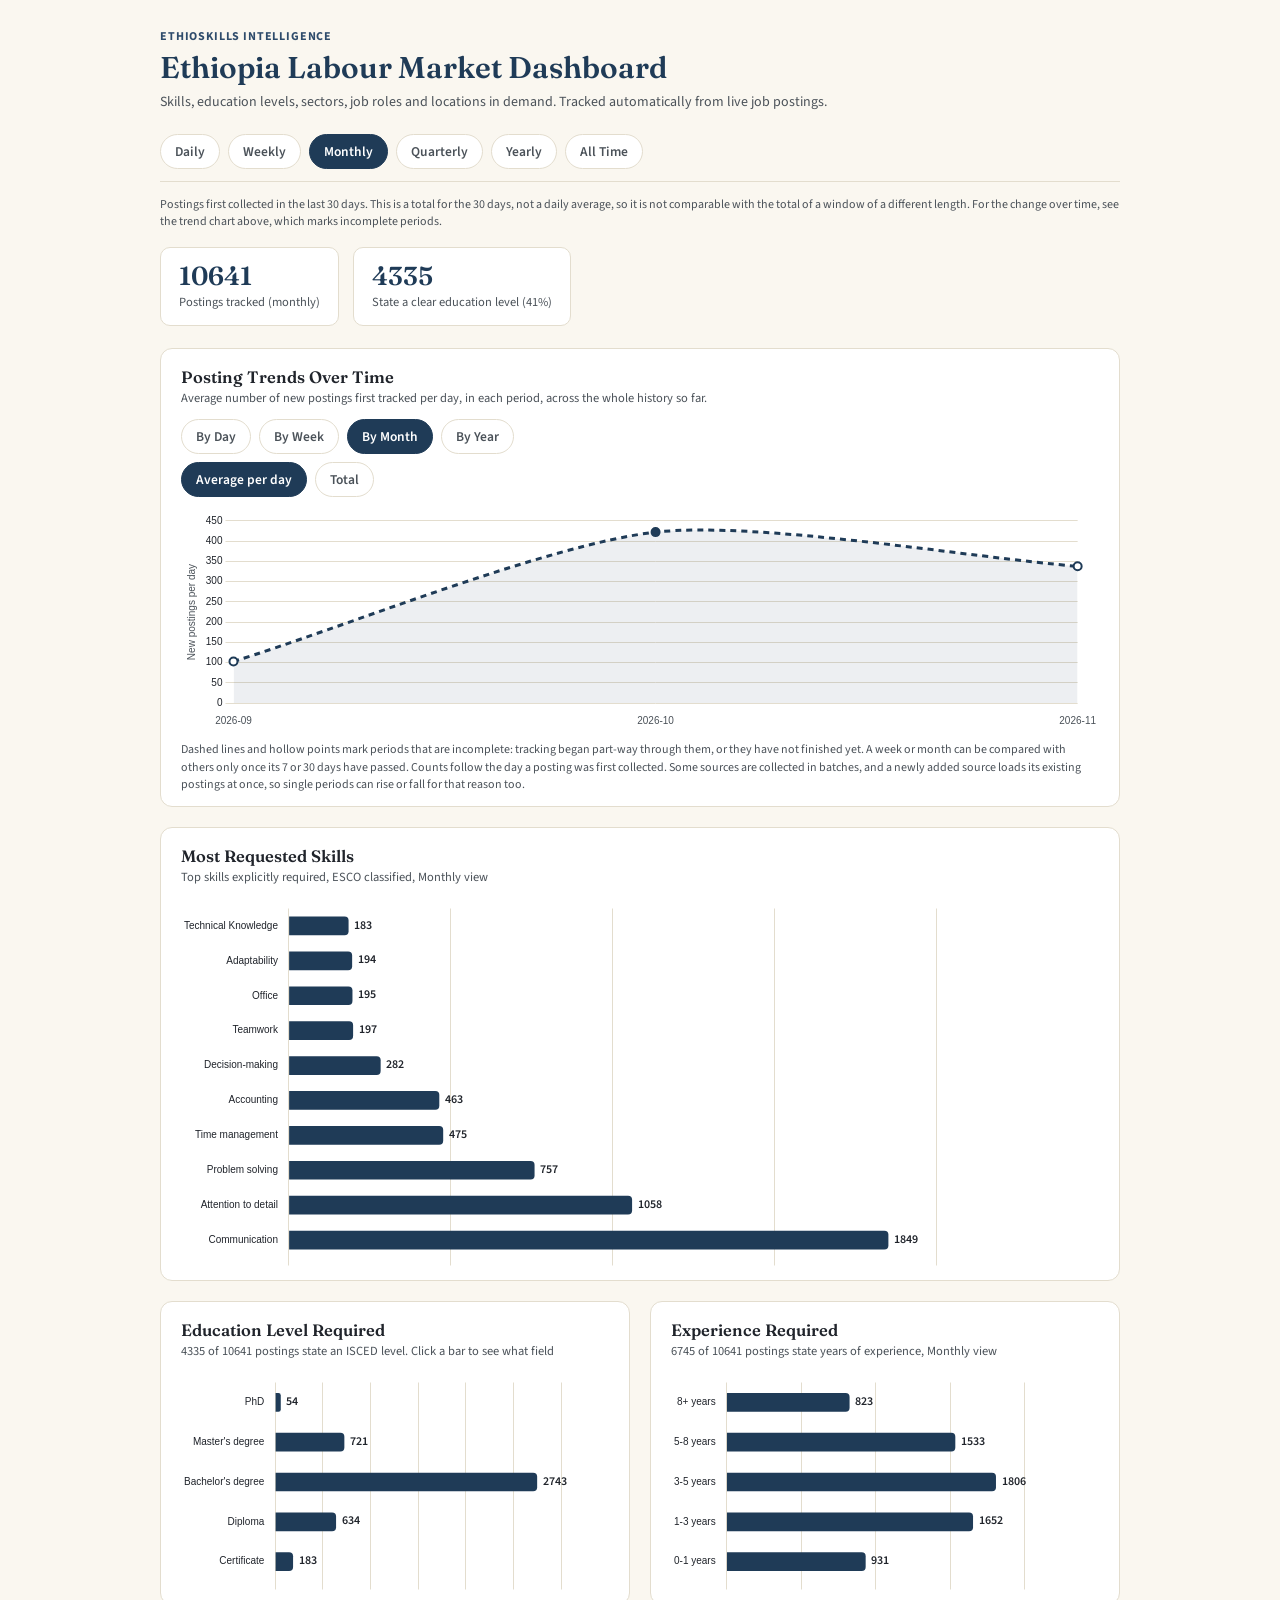
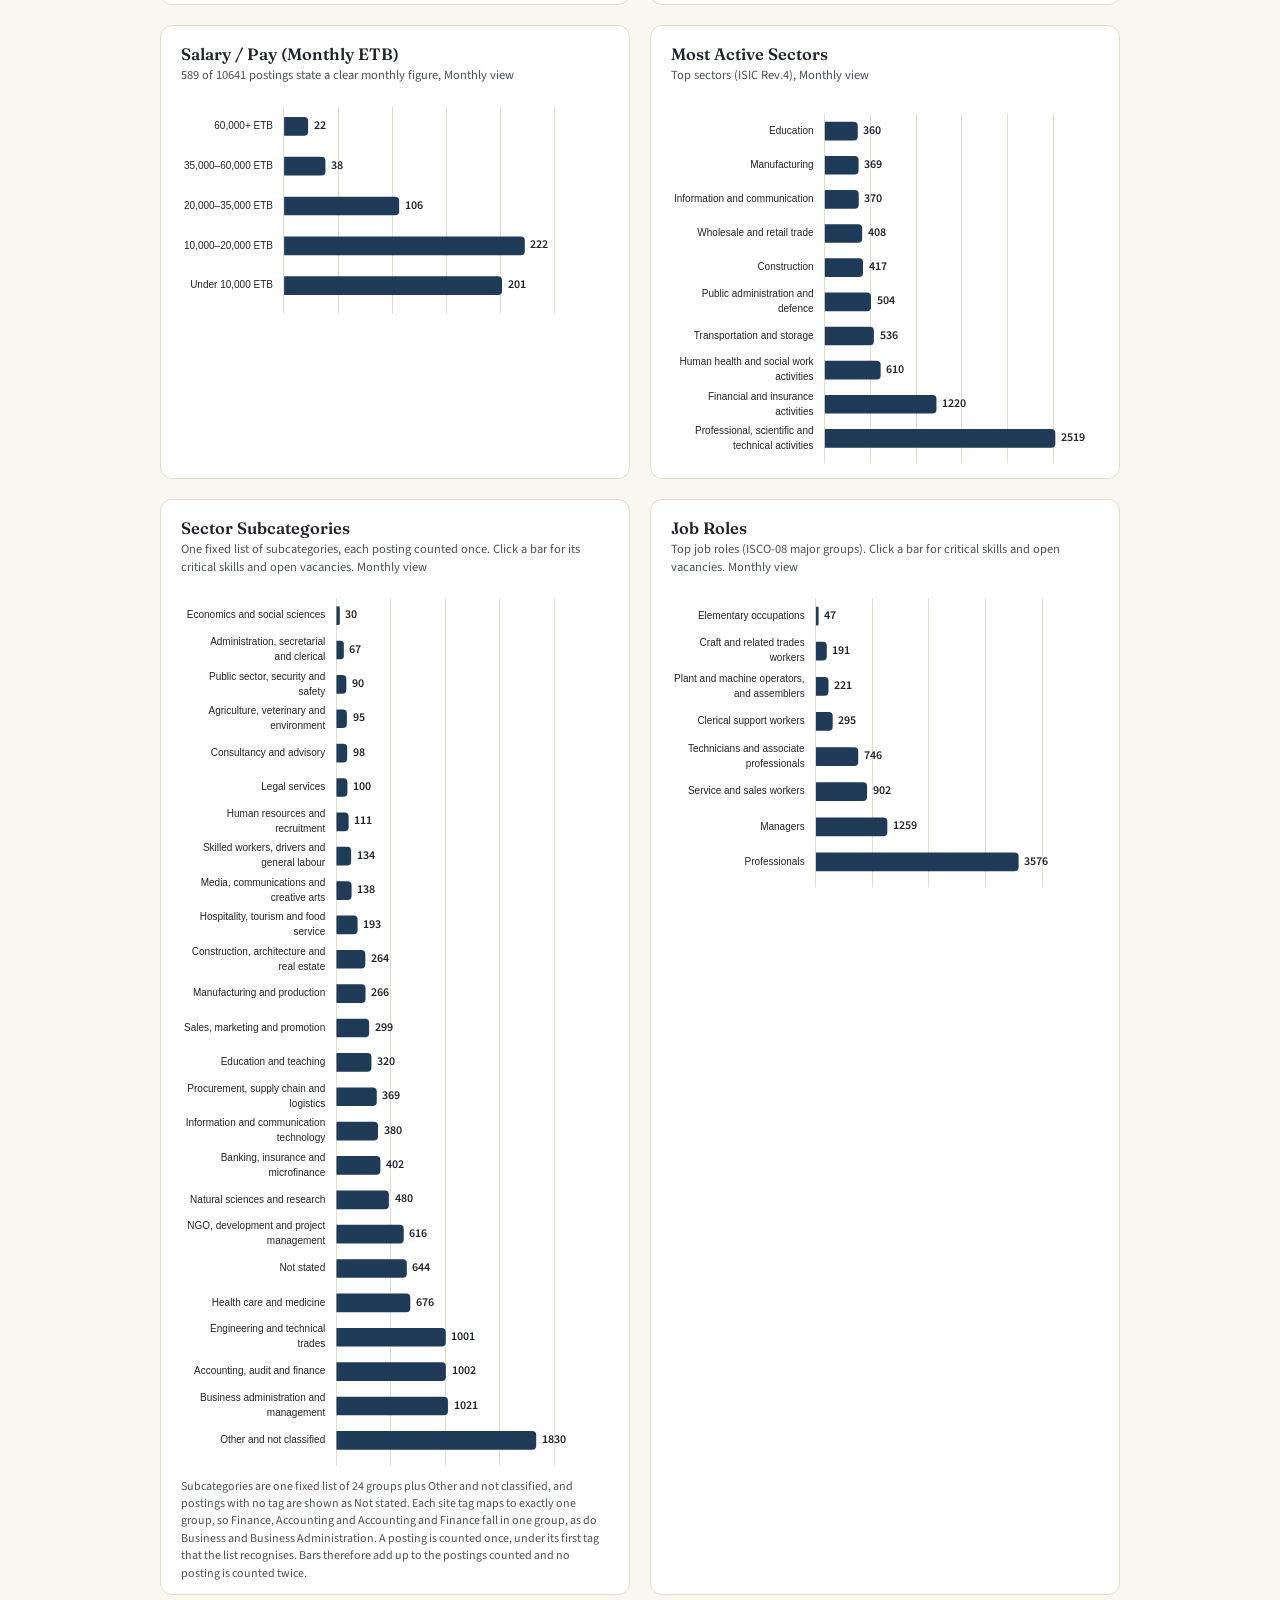
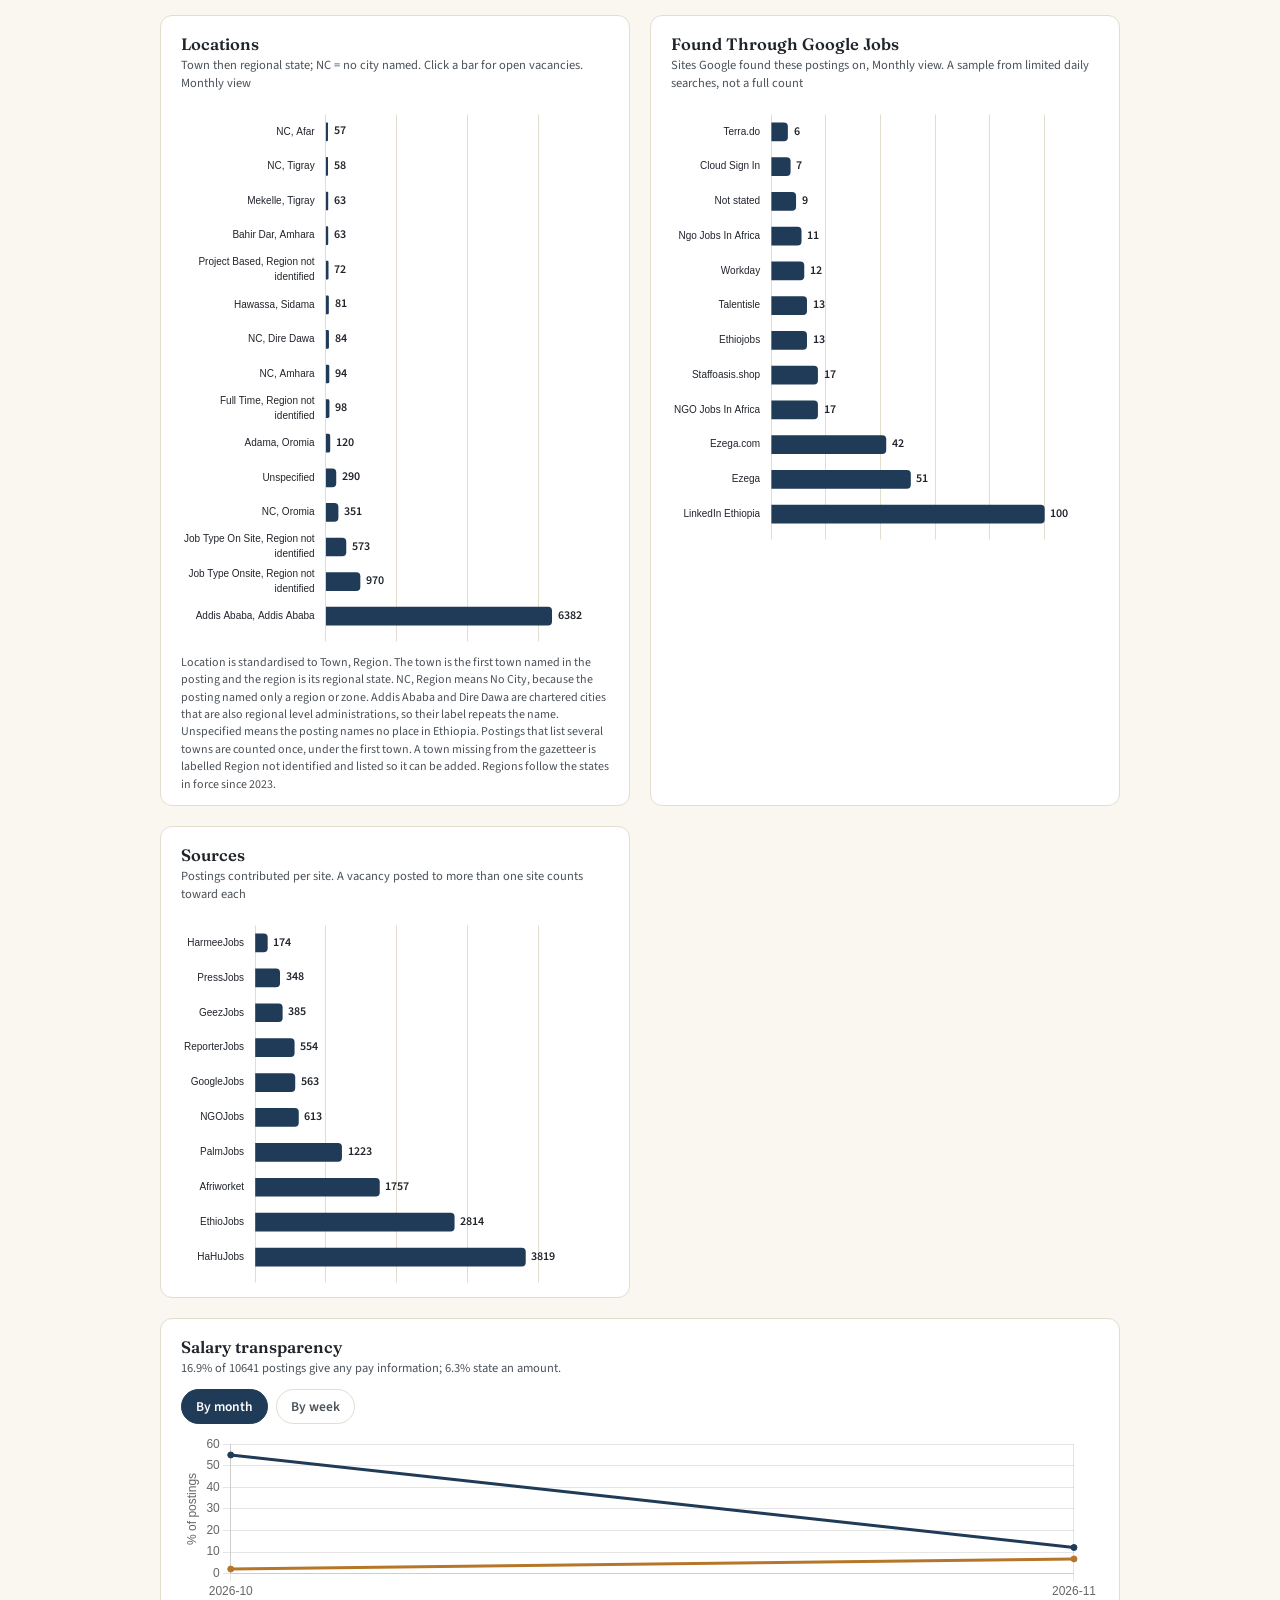
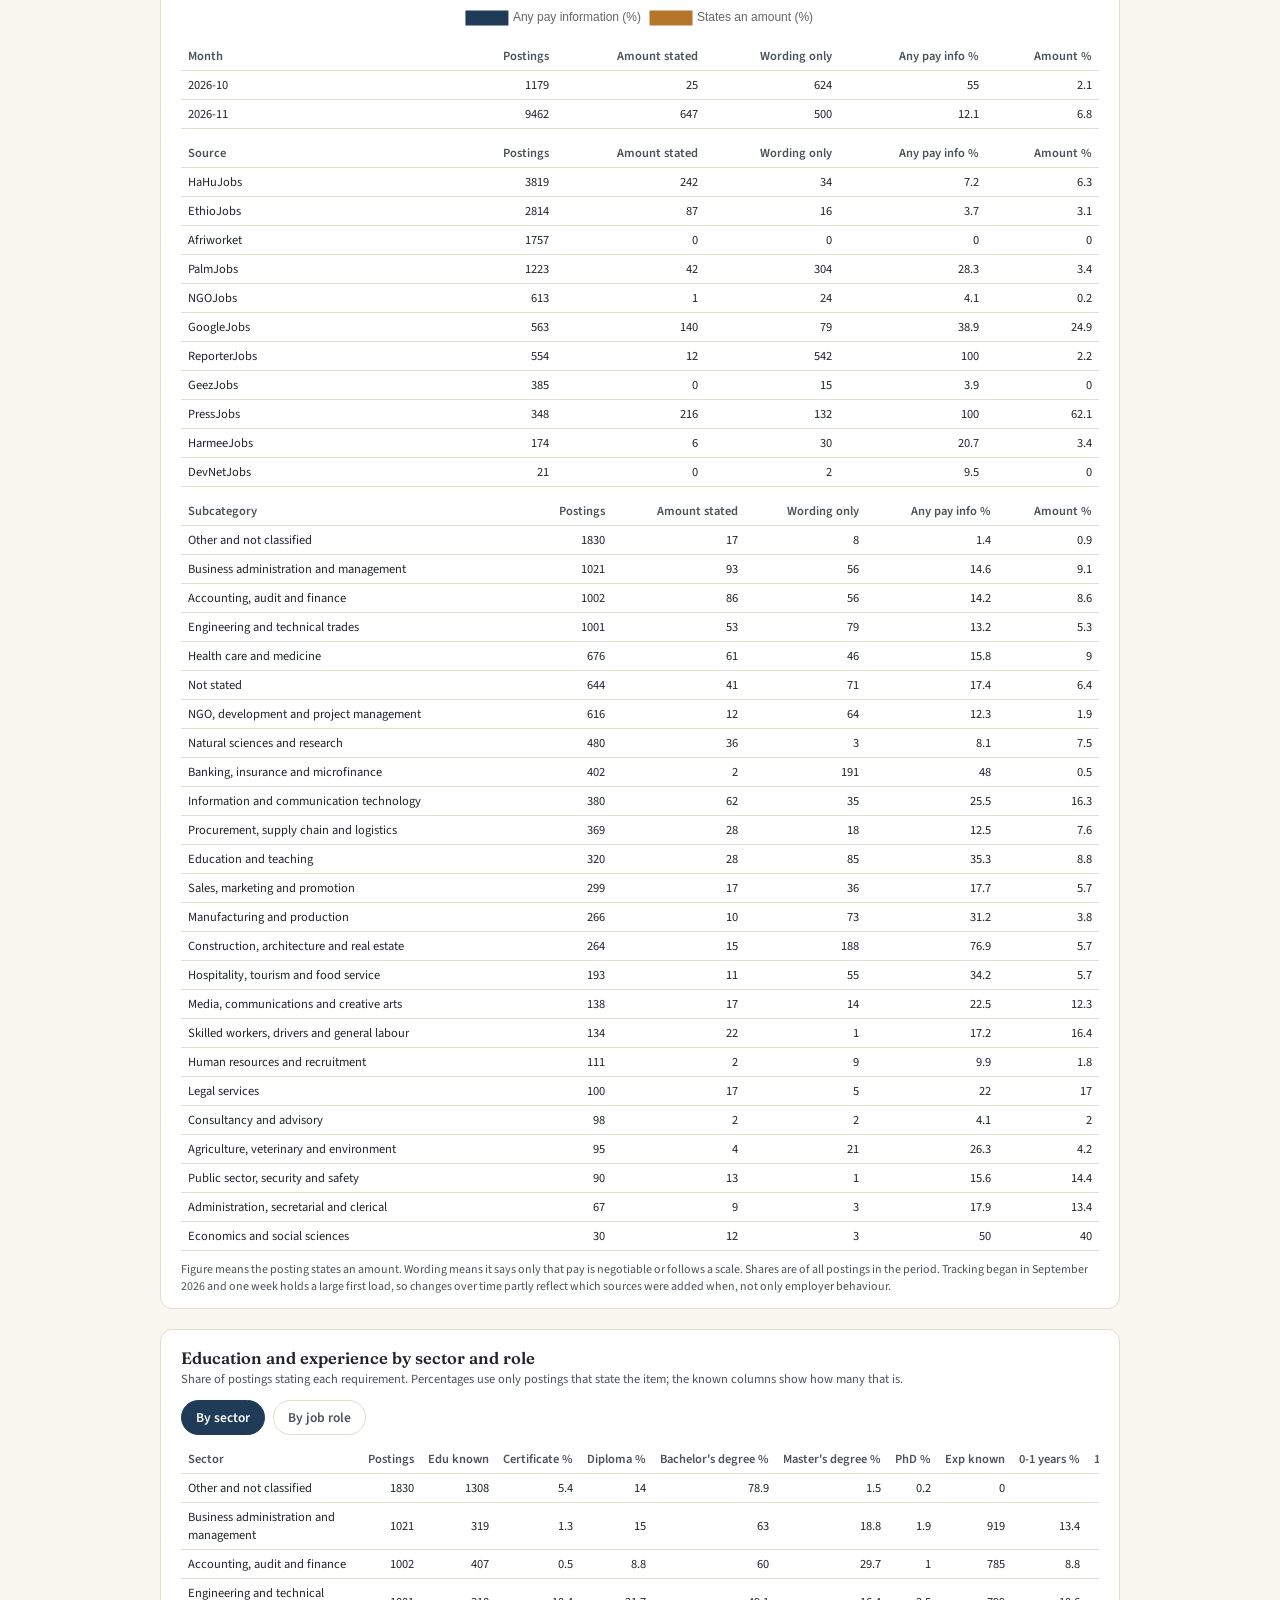
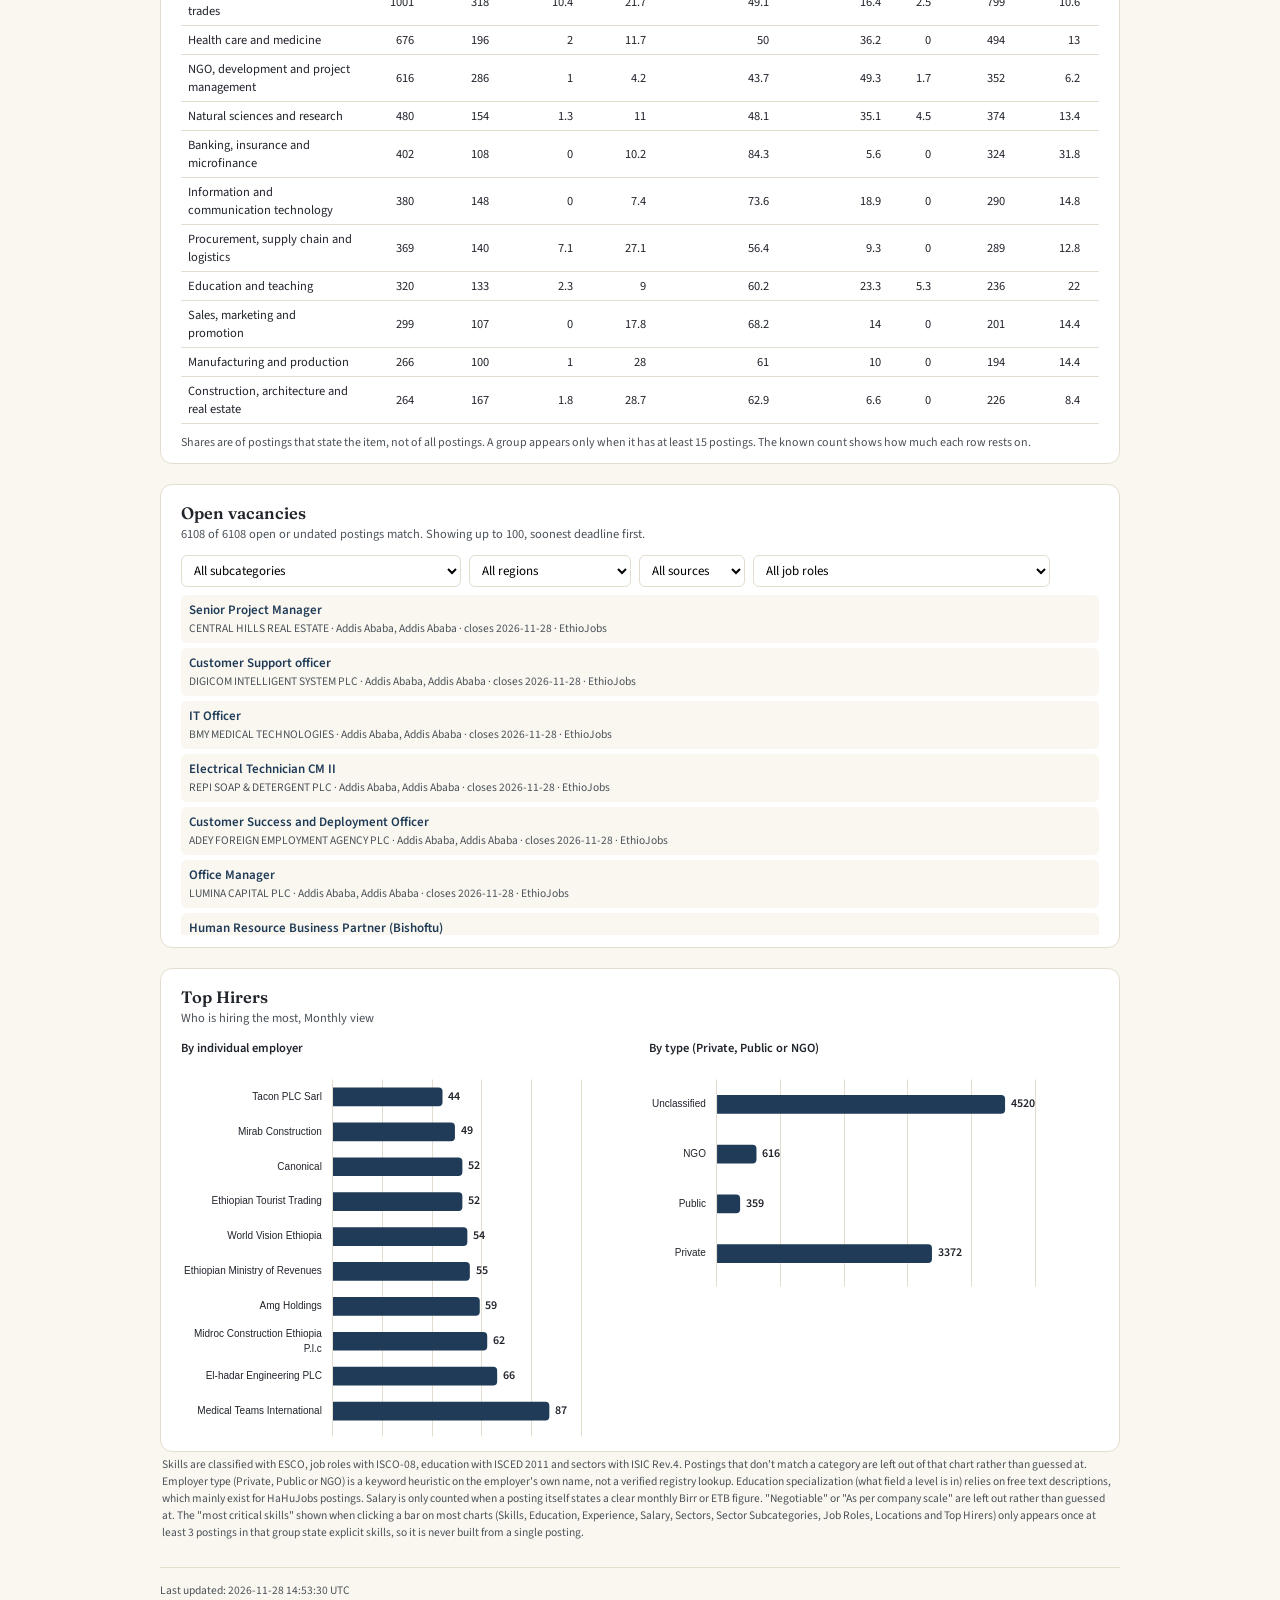
<file: skills/index.html>
<!DOCTYPE html>
<html lang="en">
<head>
<meta charset="UTF-8">
<meta name="viewport" content="width=device-width, initial-scale=1.0">
<title>EthioSkills Intelligence — Labour Market Dashboard</title>
<link rel="preconnect" href="https://fonts.googleapis.com">
<link rel="preconnect" href="https://fonts.gstatic.com" crossorigin>
<link href="https://fonts.googleapis.com/css2?family=Fraunces:wght@500;600;700&family=Source+Sans+3:wght@400;500;600;700&display=swap" rel="stylesheet">
<script src="./vendor/chart.umd.js"></script>
<style>
  :root {
    --ink: #20242B;
    --ink-soft: #4B5259;
    --paper: #FAF7F0;
    --paper-raised: #FFFFFF;
    --line: #E3DDCE;
    --navy: #1F3B57;
    --navy-soft: #2E4B6B;
    --gold: #B5892B;
  }
  * { box-sizing: border-box; }
  html, body {
    margin: 0; padding: 0;
    background: var(--paper);
    color: var(--ink);
    font-family: "Source Sans 3", sans-serif;
  }
  .wrap {
    max-width: 1000px;
    margin: 0 auto;
    padding: 28px 20px 40px;
  }
  header.page-head {
    margin-bottom: 22px;
  }
  h1 {
    font-family: "Fraunces", serif;
    font-weight: 600;
    font-size: clamp(22px, 4vw, 30px);
    margin: 0 0 6px;
    color: var(--navy);
  }
  .sub {
    color: var(--ink-soft);
    font-size: 14px;
    margin: 0;
  }
  .tabs {
    display: flex;
    flex-wrap: wrap;
    gap: 8px;
    margin: 20px 0 22px;
    border-bottom: 1px solid var(--line);
    padding-bottom: 12px;
  }
  .tab-btn {
    font-family: "Source Sans 3", sans-serif;
    font-size: 13.5px;
    font-weight: 600;
    padding: 7px 14px;
    border-radius: 999px;
    border: 1px solid var(--line);
    background: var(--paper-raised);
    color: var(--ink-soft);
    cursor: pointer;
    transition: background 0.15s, color 0.15s, border-color 0.15s;
  }
  .tab-btn:hover { border-color: var(--navy-soft); color: var(--navy); }
  .tab-btn.active {
    background: var(--navy);
    border-color: var(--navy);
    color: #fff;
  }
  .stat-row {
    display: flex;
    gap: 14px;
    margin-bottom: 22px;
    flex-wrap: wrap;
  }
  .stat-tile {
    background: var(--paper-raised);
    border: 1px solid var(--line);
    border-radius: 10px;
    padding: 14px 18px;
    min-width: 140px;
  }
  .stat-tile .num {
    font-family: "Fraunces", serif;
    font-size: 26px;
    font-weight: 600;
    color: var(--navy);
    line-height: 1.1;
  }
  .stat-tile .label {
    font-size: 12.5px;
    color: var(--ink-soft);
    margin-top: 3px;
  }
  .grid {
    display: grid;
    grid-template-columns: 1fr;
    gap: 20px;
  }
  .panel {
    background: var(--paper-raised);
    border: 1px solid var(--line);
    border-radius: 12px;
    padding: 18px 20px 12px;
  }
  .panel h2 {
    font-family: "Fraunces", serif;
    font-size: 16.5px;
    font-weight: 600;
    color: var(--ink);
    margin: 0 0 2px;
  }
  .panel .panel-sub {
    font-size: 12.5px;
    color: var(--ink-soft);
    margin: 0 0 12px;
  }
  .chart-holder {
    position: relative;
  }
  .empty-state {
    padding: 30px 10px;
    text-align: center;
    color: var(--ink-soft);
    font-size: 13.5px;
  }
  .method-note {
    font-size: 11.5px;
    color: var(--ink-soft);
    margin: 4px 2px 0;
  }
  .panel-sub.clickable-hint {
    color: var(--gold);
    font-weight: 600;
  }
  .drilldown {
    display: none;
    margin-top: 10px;
    padding-top: 10px;
    border-top: 1px dashed var(--line);
  }
  .drilldown-head {
    display: flex;
    align-items: center;
    justify-content: space-between;
    font-size: 13.5px;
    color: var(--navy);
  }
  .drilldown-close {
    border: none;
    background: none;
    cursor: pointer;
    color: var(--ink-soft);
    font-size: 16px;
    line-height: 1;
    padding: 2px 6px;
  }
  .drilldown-close:hover { color: var(--ink); }
  .spec-list {
    list-style: none;
    margin: 6px 0 0;
    padding: 0;
    display: flex;
    flex-direction: column;
    gap: 5px;
  }
  .spec-list li {
    display: flex;
    justify-content: space-between;
    font-size: 13px;
    padding: 5px 8px;
    background: var(--paper);
    border-radius: 6px;
  }
  .spec-count {
    font-weight: 600;
    color: var(--navy);
  }
  .job-list { list-style:none; margin:8px 0 0; padding:0; display:flex; flex-direction:column; gap:5px; max-height:340px; overflow-y:auto; }
  .job-list li { font-size:13px; padding:6px 8px; background:var(--paper); border-radius:6px; display:flex; flex-direction:column; gap:1px; }
  .job-list a { color:var(--navy); font-weight:600; text-decoration:none; }
  .job-list a:hover { text-decoration:underline; }
  .job-meta { font-size:11.5px; color:var(--ink-soft); }
  .note { font-size:12px; color:var(--ink-soft); margin:10px 0 0; line-height:1.45; }
  .tbl-wrap { overflow-x:auto; margin-top:8px; }
  table.x { border-collapse:collapse; width:100%; font-size:12.5px; }
  table.x th, table.x td { padding:5px 7px; text-align:right; border-bottom:1px solid var(--line); white-space:nowrap; }
  table.x th:first-child, table.x td:first-child { text-align:left; white-space:normal; min-width:180px; }
  table.x th { color:var(--ink-soft); font-weight:600; }
  .filters { display:flex; flex-wrap:wrap; gap:8px; margin:8px 0; }
  .filters select { font:inherit; font-size:13px; padding:5px 8px; border:1px solid var(--line); border-radius:6px; background:#fff; max-width:100%; }
  .two-col {
    display: grid;
    grid-template-columns: 1fr;
    gap: 18px;
  }
  @media (min-width: 640px) {
    .two-col { grid-template-columns: 1fr 1fr; }
  }
  footer.page-foot {
    margin-top: 26px;
    padding-top: 14px;
    border-top: 1px solid var(--line);
    font-size: 11.5px;
    color: var(--ink-soft);
    display: flex;
    justify-content: space-between;
    flex-wrap: wrap;
    gap: 6px;
  }
  @media (min-width: 760px) {
    .grid { grid-template-columns: 1fr 1fr; }
    .panel.wide { grid-column: 1 / -1; }
  }
</style>
</head>
<body>
<div class="wrap">
  <header class="page-head">
    <p class="sub" style="text-transform:uppercase; letter-spacing:0.07em; font-weight:700; font-size:12px; color:var(--navy-soft); margin:0 0 4px;">EthioSkills Intelligence</p>
    <h1>Ethiopia Labour Market Dashboard</h1>
    <p class="sub">Skills, education levels, sectors, job roles and locations in demand. Tracked automatically from live job postings.</p>
  </header>

  <div class="tabs" id="tabs"></div>
  <p class="note" id="windowNote" style="margin:-8px 0 16px;"></p>
  <div class="stat-row" id="statRow"></div>

  <div class="panel wide" style="margin-bottom:20px;">
    <h2>Posting Trends Over Time</h2>
    <p class="panel-sub" id="trendsSub">How many new postings were first tracked per period, across the whole history so far.</p>
    <div class="tabs" id="trendTabs" style="margin:0 0 8px; border-bottom:none; padding-bottom:0;"></div>
    <div class="tabs" id="trendMode" style="margin:0 0 14px; border-bottom:none; padding-bottom:0;"></div>
    <div class="chart-holder"><canvas id="trendsChart" height="220"></canvas></div>
    <p class="note" id="trendsNote"></p>
  </div>

  <div class="grid">
    <div class="panel wide">
      <h2>Most Requested Skills</h2>
      <p class="panel-sub" id="skillsSub"></p>
      <div class="chart-holder"><canvas id="skillsChart" height="260"></canvas></div>
    </div>
    <div class="panel">
      <h2>Education Level Required</h2>
      <p class="panel-sub" id="eduSub"></p>
      <div class="chart-holder"><canvas id="eduChart" height="220"></canvas></div>
      <div class="drilldown" id="eduSpecialization"></div>
      <div class="drilldown" id="eduSkills"></div>
    </div>
    <div class="panel">
      <h2>Experience Required</h2>
      <p class="panel-sub" id="expSub"></p>
      <div class="chart-holder"><canvas id="expChart" height="220"></canvas></div>
      <div class="drilldown" id="expSkills"></div>
    </div>
    <div class="panel">
      <h2>Salary / Pay (Monthly ETB)</h2>
      <p class="panel-sub" id="salarySub"></p>
      <div class="chart-holder"><canvas id="salaryChart" height="220"></canvas></div>
      <div class="drilldown" id="salarySkills"></div>
    </div>
    <div class="panel">
      <h2>Most Active Sectors</h2>
      <p class="panel-sub" id="catSub"></p>
      <div class="chart-holder"><canvas id="catChart" height="220"></canvas></div>
      <div class="drilldown" id="catSkills"></div>
    </div>
    <div class="panel">
      <h2>Sector Subcategories</h2>
      <p class="panel-sub" id="subCatSub"></p>
      <div class="chart-holder"><canvas id="subCatChart" height="220"></canvas></div>
      <div class="drilldown" id="subCatSkills"></div>
      <p class="note" id="subCatNote"></p>
    </div>
    <div class="panel">
      <h2>Job Roles</h2>
      <p class="panel-sub" id="jobsSub"></p>
      <div class="chart-holder"><canvas id="jobsChart" height="220"></canvas></div>
      <div class="drilldown" id="jobsSkills"></div>
    </div>
    <div class="panel">
      <h2>Locations</h2>
      <p class="panel-sub" id="locSub"></p>
      <div class="chart-holder"><canvas id="locChart" height="220"></canvas></div>
      <div class="drilldown" id="locSkills"></div>
      <p class="note" id="locNote"></p>
    </div>
    <div class="panel" id="googleViaPanel">
      <h2>Found Through Google Jobs</h2>
      <p class="panel-sub" id="googleViaSub"></p>
      <div class="chart-holder"><canvas id="googleViaChart" height="220"></canvas></div>
    </div>
    <div class="panel">
      <h2>Sources</h2>
      <p class="panel-sub" id="sourcesSub"></p>
      <div class="chart-holder"><canvas id="sourcesChart" height="220"></canvas></div>
      <div class="drilldown" id="sourcesSkills"></div>
    </div>
    <div class="panel wide">
      <h2>Salary transparency</h2>
      <p class="panel-sub" id="salTranSub"></p>
      <div class="tabs" id="salTabs" style="margin:0 0 10px; border-bottom:none; padding-bottom:0;"></div>
      <div class="chart-holder"><canvas id="salTranChart" height="200"></canvas></div>
      <div class="tbl-wrap" id="salTranTable"></div>
      <p class="note" id="salTranNote"></p>
    </div>
    <div class="panel wide">
      <h2>Education and experience by sector and role</h2>
      <p class="panel-sub">Share of postings stating each requirement. Percentages use only postings that state the item; the known columns show how many that is.</p>
      <div class="tabs" id="crossTabs" style="margin:0 0 10px; border-bottom:none; padding-bottom:0;"></div>
      <div class="tbl-wrap" id="crossTable"></div>
      <p class="note" id="crossNote"></p>
    </div>
    <div class="panel wide">
      <h2>Open vacancies</h2>
      <p class="panel-sub" id="openSub"></p>
      <div class="filters">
        <select id="fSub"></select><select id="fReg"></select><select id="fSrc"></select><select id="fRole"></select>
      </div>
      <ul class="job-list" id="openList"></ul>
    </div>
    <div class="panel wide">
      <h2>Top Hirers</h2>
      <p class="panel-sub" id="hirersSub"></p>
      <div class="two-col">
        <div>
          <p class="panel-sub" style="font-weight:600; color:var(--ink);">By individual employer</p>
          <div class="chart-holder"><canvas id="employersChart" height="220"></canvas></div>
          <div class="drilldown" id="employersSkills"></div>
        </div>
        <div>
          <p class="panel-sub" style="font-weight:600; color:var(--ink);">By type (Private, Public or NGO)</p>
          <div class="chart-holder"><canvas id="employerTypeChart" height="220"></canvas></div>
          <div class="drilldown" id="employerTypeSkills"></div>
        </div>
      </div>
    </div>
  </div>

  <p class="method-note">Skills are classified with ESCO, job roles with ISCO-08, education with ISCED 2011 and sectors with ISIC Rev.4. Postings that don't match a category are left out of that chart rather than guessed at. Employer type (Private, Public or NGO) is a keyword heuristic on the employer's own name, not a verified registry lookup. Education specialization (what field a level is in) relies on free text descriptions, which mainly exist for HaHuJobs postings. Salary is only counted when a posting itself states a clear monthly Birr or ETB figure. "Negotiable" or "As per company scale" are left out rather than guessed at. The "most critical skills" shown when clicking a bar on most charts (Skills, Education, Experience, Salary, Sectors, Sector Subcategories, Job Roles, Locations and Top Hirers) only appears once at least 3 postings in that group state explicit skills, so it is never built from a single posting.</p>

  <footer class="page-foot">
    <span id="generatedAt">Loading…</span>
  </footer>
</div>

<script>
const NAVY = "#1F3B57";
const LINE = "#E3DDCE";
const INK = "#20242B";
const INK_SOFT = "#4B5259";

const WINDOW_LABELS = {
  daily: "Daily", weekly: "Weekly", monthly: "Monthly",
  quarterly: "Quarterly", yearly: "Yearly", all_time: "All Time"
};
const WINDOW_ORDER = ["daily", "weekly", "monthly", "quarterly", "yearly", "all_time"];

let payload = null;
let charts = {
  skills: null, edu: null, cat: null, jobs: null, loc: null,
  exp: null, subCat: null, employers: null, employerType: null, salary: null,
  sources: null, trends: null, salTran: null,
};
let currentWindow = "monthly";
let currentTrend = "monthly";
let trendMode = "perday";   // "perday" (average per day, default) or "total"
const WINDOW_DAYS = { daily: 1, weekly: 7, monthly: 30, quarterly: 90, yearly: 365 };
const fmtDate = iso => new Date(iso + "T00:00:00Z").toLocaleDateString("en-GB", { day: "numeric", month: "short", year: "numeric", timeZone: "UTC" });

function windowNote(key) {
  const t = payload.tracking;
  if (key === "all_time") {
    return t ? `All Time covers every posting collected from ${fmtDate(t.first_date)} to ${fmtDate(t.last_date)} (${t.days} days of tracking).` : "";
  }
  const n = WINDOW_DAYS[key];
  let s = key === "daily" ? "Postings first collected in the last 24 hours." : `Postings first collected in the last ${n} days.`;
  if (t && t.days < n) {
    s += ` Tracking began on ${fmtDate(t.first_date)}, so only ${t.days} days of data exist. This view shows everything collected so far, and its total will keep rising until ${n} days have been collected.`;
  } else if (key === "weekly" || key === "monthly") {
    s += ` This is a total for the ${n} days, not a daily average, so it is not comparable with the total of a window of a different length. For the change over time, see the trend chart above, which marks incomplete periods.`;
  }
  return s;
}

const TREND_LABELS = { daily: "Day", weekly: "Week", monthly: "Month", yearly: "Year" };
const TREND_ORDER = ["daily", "weekly", "monthly", "yearly"];

function drawLine(canvasId, key, series, perDay) {
  const ctx = document.getElementById(canvasId);
  const holder = ctx.parentElement;
  if (charts[key]) { charts[key].destroy(); charts[key] = null; }

  if (!series || series.length === 0) {
    ctx.style.display = "none";
    let empty = holder.querySelector(".empty-state");
    if (!empty) {
      empty = document.createElement("div");
      empty.className = "empty-state";
      empty.textContent = "Not enough tracked history yet to show a trend.";
      holder.appendChild(empty);
    }
    return;
  }
  const existingEmpty = holder.querySelector(".empty-state");
  if (existingEmpty) existingEmpty.remove();
  ctx.style.display = "block";

  const labels = series.map(d => d.period);
  const values = series.map(d => perDay ? d.per_day : d.count);
  const partial = series.map(d => !!d.partial);

  charts[key] = new Chart(ctx, {
    type: "line",
    data: {
      labels,
      datasets: [{
        data: values,
        borderColor: NAVY,
        backgroundColor: "rgba(31,59,87,0.08)",
        fill: true,
        tension: 0.25,
        pointRadius: 4,
        pointBorderWidth: 2,
        pointBorderColor: NAVY,
        pointBackgroundColor: partial.map(p => p ? "#FFFFFF" : NAVY),
        segment: { borderDash: c => (partial[c.p0DataIndex] || partial[c.p1DataIndex]) ? [6, 5] : undefined },
      }]
    },
    options: {
      responsive: true,
      maintainAspectRatio: false,
      plugins: {
        legend: { display: false },
        tooltip: {
          backgroundColor: "#20242B",
          padding: 10,
          titleFont: { family: "Source Sans 3" },
          bodyFont: { family: "Source Sans 3" },
          callbacks: {
            label: c => perDay ? `${c.parsed.y} postings per day` : `${c.parsed.y} postings`,
            afterLabel: c => {
              const d = series[c.dataIndex];
              if (d.days_covered == null) return "";
              const lines = [];
              if (perDay) lines.push(`Total ${d.count} over ${d.days_covered} days`);
              if (d.partial) lines.push(`Incomplete period: ${d.days_covered} of ${d.days_in_period} days covered`);
              return lines;
            }
          }
        }
      },
      scales: {
        x: { grid: { display: false }, border: { display: false }, ticks: { color: INK_SOFT, font: { family: "Source Sans 3", size: 11.5 } } },
        y: { beginAtZero: true, grid: { color: LINE }, border: { display: false },
             title: { display: true, text: perDay ? "New postings per day" : "New postings", color: INK_SOFT, font: { family: "Source Sans 3", size: 11.5 } },
             ticks: { color: INK, font: { family: "Source Sans 3", size: 11.5 } } }
      }
    }
  });
}

function renderTrends(granularity) {
  currentTrend = granularity;
  document.querySelectorAll("#trendTabs .tab-btn").forEach(btn => {
    btn.classList.toggle("active", btn.dataset.trend === granularity);
  });
  const series = payload.trends ? payload.trends[granularity] : null;
  const isDaily = granularity === "daily";
  const hasPerDay = !!series && series.length > 0 && series.every(d => d.per_day != null);
  const perDay = !isDaily && hasPerDay && trendMode === "perday";

  const modeEl = document.getElementById("trendMode");
  modeEl.style.display = (isDaily || !hasPerDay) ? "none" : "flex";
  document.querySelectorAll("#trendMode .tab-btn").forEach(btn => {
    btn.classList.toggle("active", btn.dataset.mode === (perDay ? "perday" : "total"));
  });

  document.getElementById("trendsSub").textContent = perDay
    ? "Average number of new postings first tracked per day, in each period, across the whole history so far."
    : "Total number of new postings first tracked in each period, across the whole history so far.";
  const note = document.getElementById("trendsNote");
  const anyPartial = !!series && series.some(d => d.partial);
  let text = "";
  if (anyPartial) {
    text += "Dashed lines and hollow points mark periods that are incomplete: tracking began part-way through them, or they have not finished yet. ";
    if (!perDay) text += "A total for an unfinished week or month is lower only because fewer days have been counted, so it is not a decline. ";
    text += "A week or month can be compared with others only once its 7 or 30 days have passed. ";
  }
  text += "Counts follow the day a posting was first collected. Some sources are collected in batches, and a newly added source loads its existing postings at once, so single periods can rise or fall for that reason too.";
  note.textContent = text;

  drawLine("trendsChart", "trends", series, perDay);
}

function buildTrendTabs() {
  const el = document.getElementById("trendTabs");
  el.innerHTML = "";
  TREND_ORDER.forEach(g => {
    const btn = document.createElement("button");
    btn.className = "tab-btn";
    btn.dataset.trend = g;
    btn.textContent = "By " + TREND_LABELS[g];
    btn.onclick = () => renderTrends(g);
    el.appendChild(btn);
  });
  const modeEl = document.getElementById("trendMode");
  modeEl.innerHTML = "";
  [["perday", "Average per day"], ["total", "Total"]].forEach(([m, label]) => {
    const btn = document.createElement("button");
    btn.className = "tab-btn";
    btn.dataset.mode = m;
    btn.textContent = label;
    btn.onclick = () => { trendMode = m; renderTrends(currentTrend); };
    modeEl.appendChild(btn);
  });
}

function commonOpts(maxVal) {
  return {
    indexAxis: "y",
    responsive: true,
    maintainAspectRatio: false,
    plugins: {
      legend: { display: false },
      tooltip: {
        backgroundColor: "#20242B",
        padding: 10,
        titleFont: { family: "Source Sans 3" },
        bodyFont: { family: "Source Sans 3" }
      }
    },
    scales: {
      x: {
        beginAtZero: true,
        suggestedMax: maxVal,
        grid: { color: LINE },
        ticks: { display: false },
        border: { display: false }
      },
      y: {
        grid: { display: false },
        border: { display: false },
        ticks: { color: INK, font: { family: "Source Sans 3", size: 12.5 } }
      }
    }
  };
}


// ---- label wrapping so long names are not clipped ----
function wrapLabel(label, max) {
  const words = String(label).split(" "); const lines = []; let cur = "";
  words.forEach(w => { if ((cur + " " + w).trim().length > max && cur) { lines.push(cur); cur = w; } else { cur = (cur + " " + w).trim(); } });
  if (cur) lines.push(cur); return lines;
}
const esc = t => String(t == null ? "" : t).replace(/[&<>"]/g, c => ({"&":"&amp;","<":"&lt;",">":"&gt;",'"':"&quot;"}[c]));

// ---- open jobs ----
let jobsData = null;
function jobsFor(field, label) { return (jobsData || []).filter(j => j[field] === label); }
function jobItem(j) {
  const dl = j.d ? "closes " + j.d : "no deadline stated";
  return `<li><a href="${esc(j.u)}" target="_blank" rel="noopener">${esc(j.t || "Untitled")}</a><span class="job-meta">${esc(j.e)} &middot; ${esc(j.l)} &middot; ${esc(dl)} &middot; ${esc(j.src)}</span></li>`;
}
function showOpenJobs(field, label, panelId) {
  const base = document.getElementById(panelId); if (!base) return;
  let box = document.getElementById(panelId + "_jobs");
  if (!box) { box = document.createElement("div"); box.id = panelId + "_jobs"; box.className = "drilldown"; base.insertAdjacentElement("afterend", box); }
  if (!jobsData) { box.innerHTML = "<p class='panel-sub'>Vacancy links are not available yet.</p>"; box.style.display = "block"; return; }
  const list = jobsFor(field, label);
  const shown = list.slice(0, 60).map(jobItem).join("");
  box.innerHTML = `<div class="drilldown-head"><strong>Open vacancies: ${esc(label)} (${list.length})</strong>
    <button class="drilldown-close" onclick="this.closest('.drilldown').style.display='none'">&times;</button></div>
    <p class="note" style="margin:4px 0 0">Open or no deadline stated. Soonest deadline first. Each title links to the posting on its source site.${list.length > 60 ? " Showing the first 60." : ""}</p>
    <ul class="job-list">${shown || "<li>No open vacancies in this group right now.</li>"}</ul>`;
  box.style.display = "block";
}
function fillSelect(id, title, values) {
  const el = document.getElementById(id); const cur = el.value;
  el.innerHTML = `<option value="">${title}</option>` + values.map(v => `<option value="${esc(v)}">${esc(v)}</option>`).join("");
  el.value = values.includes(cur) ? cur : ""; el.onchange = renderOpenList;
}
function renderOpenList() {
  if (!jobsData) return;
  const f = { c: document.getElementById("fSub").value, r: document.getElementById("fReg").value,
              src: document.getElementById("fSrc").value, k: document.getElementById("fRole").value };
  const list = jobsData.filter(j => Object.keys(f).every(k => !f[k] || j[k] === f[k]));
  document.getElementById("openList").innerHTML = list.slice(0, 100).map(jobItem).join("") || "<li>No match.</li>";
  document.getElementById("openSub").textContent =
    `${list.length} of ${jobsData.length} open or undated postings match. Showing up to 100, soonest deadline first.`;
}
function buildOpenFilters() {
  const uniq = k => [...new Set(jobsData.map(j => j[k]).filter(Boolean))].sort();
  fillSelect("fSub", "All subcategories", uniq("c")); fillSelect("fReg", "All regions", uniq("r"));
  fillSelect("fSrc", "All sources", uniq("src")); fillSelect("fRole", "All job roles", uniq("k"));
  renderOpenList();
}

// ---- salary transparency ----
let salGran = "monthly";
function renderSalary(data) {
  const st = data.salary_transparency; if (!st) return;
  const o = st.overall;
  document.getElementById("salTranSub").textContent =
    `${o.any_pct}% of ${o.postings} postings give any pay information; ${o.figure_pct}% state an amount.`;
  const tabs = document.getElementById("salTabs"); tabs.innerHTML = "";
  ["monthly", "weekly"].forEach(g => { const b = document.createElement("button"); b.className = "tab-btn" + (g === salGran ? " active" : "");
    b.textContent = g === "monthly" ? "By month" : "By week"; b.onclick = () => { salGran = g; renderSalary(data); }; tabs.appendChild(b); });
  const series = st[salGran] || [];
  if (charts.salTran) { charts.salTran.destroy(); charts.salTran = null; }
  const ctx = document.getElementById("salTranChart");
  if (series.length) {
    charts.salTran = new Chart(ctx, { type: "line", data: { labels: series.map(x => x.period), datasets: [
      { label: "Any pay information (%)", data: series.map(x => x.any_pct), borderColor: NAVY, backgroundColor: NAVY, tension: 0.25 },
      { label: "States an amount (%)", data: series.map(x => x.figure_pct), borderColor: "#B5762A", backgroundColor: "#B5762A", tension: 0.25 } ] },
      options: { responsive: true, maintainAspectRatio: false, scales: { y: { beginAtZero: true, title: { display: true, text: "% of postings" } } },
                 plugins: { legend: { position: "bottom" } } } });
  }
  const rows = (arr, name) => arr.length ? `<table class="x"><tr><th>${name}</th><th>Postings</th><th>Amount stated</th><th>Wording only</th><th>Any pay info %</th><th>Amount %</th></tr>` +
    arr.map(x => `<tr><td>${esc(x.label || x.period)}</td><td>${x.postings}</td><td>${x.figure}</td><td>${x.wording}</td><td>${x.any_pct}</td><td>${x.figure_pct}</td></tr>`).join("") + "</table>" : "";
  document.getElementById("salTranTable").innerHTML =
    rows(series, salGran === "monthly" ? "Month" : "Week") + "<div style='height:10px'></div>" +
    rows(st.by_source, "Source") + "<div style='height:10px'></div>" + rows(st.by_sector, "Subcategory");
  document.getElementById("salTranNote").textContent = payload.notes.salary_transparency;
}

// ---- education and experience cross tabs ----
let crossMode = "by_sector";
function renderCross(data) {
  const c = data.edu_exp_cross; if (!c) return;
  const tabs = document.getElementById("crossTabs"); tabs.innerHTML = "";
  [["by_sector", "By sector"], ["by_role", "By job role"]].forEach(([k, t]) => { const b = document.createElement("button");
    b.className = "tab-btn" + (k === crossMode ? " active" : ""); b.textContent = t; b.onclick = () => { crossMode = k; renderCross(data); }; tabs.appendChild(b); });
  const rows = c[crossMode] || [];
  if (!rows.length) { document.getElementById("crossTable").innerHTML = "<p class='panel-sub'>Not enough postings in this window.</p>"; return; }
  const eo = c.education_order, xo = c.experience_order;
  document.getElementById("crossTable").innerHTML = `<table class="x"><tr><th>${crossMode === "by_sector" ? "Sector" : "Role"}</th><th>Postings</th><th>Edu known</th>` +
    eo.map(e => `<th>${esc(e)} %</th>`).join("") + `<th>Exp known</th>` + xo.map(x => `<th>${esc(x)} %</th>`).join("") + `<th>Median min yrs</th></tr>` +
    rows.map(r => `<tr><td>${esc(r.label)}</td><td>${r.postings}</td><td>${r.education_known}</td>` + eo.map(e => `<td>${r.education[e] == null ? "" : r.education[e]}</td>`).join("") +
      `<td>${r.experience_known}</td>` + xo.map(x => `<td>${r.experience[x] == null ? "" : r.experience[x]}</td>`).join("") + `<td>${r.median_min_years == null ? "" : r.median_min_years}</td></tr>`).join("") + "</table>";
  document.getElementById("crossNote").textContent = c.note;
}

function drawBar(canvasId, key, items, labelKey, countKey, onBarClick) {
  const ctx = document.getElementById(canvasId);
  const holder = ctx.parentElement;
  if (charts[key]) { charts[key].destroy(); charts[key] = null; }

  if (!items || items.length === 0) {
    ctx.style.display = "none";
    let empty = holder.querySelector(".empty-state");
    if (!empty) {
      empty = document.createElement("div");
      empty.className = "empty-state";
      empty.textContent = "Not enough data yet for this time window. Check back after a few more days of tracking.";
      holder.appendChild(empty);
    }
    return;
  }
  const existingEmpty = holder.querySelector(".empty-state");
  if (existingEmpty) existingEmpty.remove();
  ctx.style.display = "block";

  const labels = items.map(d => d[labelKey]).reverse();
  const shownLabels = labels.map(l => wrapLabel(l, 30));
  holder.style.height = Math.max(220, items.length * 34 + 30) + "px";
  const values = items.map(d => d[countKey]).reverse();
  const maxVal = Math.max(...values);

  const options = commonOpts(maxVal * 1.15);
  if (onBarClick) {
    options.onClick = (evt, elements) => {
      if (!elements.length) return;
      onBarClick(labels[elements[0].index]);
    };
    options.onHover = (evt, elements) => {
      evt.native.target.style.cursor = elements.length ? "pointer" : "default";
    };
  }

  charts[key] = new Chart(ctx, {
    type: "bar",
    data: {
      labels: shownLabels,
      datasets: [{
        data: values,
        backgroundColor: NAVY,
        borderRadius: 4,
        barThickness: 18, maxBarThickness: 22,
      }]
    },
    options,
    plugins: [{
      id: "valueLabels",
      afterDatasetsDraw(chart) {
        const { ctx } = chart;
        chart.data.datasets[0].data.forEach((val, i) => {
          const meta = chart.getDatasetMeta(0);
          const bar = meta.data[i];
          ctx.save();
          ctx.fillStyle = INK;
          ctx.font = "600 12px 'Source Sans 3', sans-serif";
          ctx.textAlign = "left";
          ctx.textBaseline = "middle";
          ctx.fillText(val, bar.x + 6, bar.y);
          ctx.restore();
        });
      }
    }]
  });
}

function showEduSpecialization(level) {
  const data = payload.windows[currentWindow];
  const specs = data.education_specializations && data.education_specializations[level];
  const panel = document.getElementById("eduSpecialization");

  if (!specs || !specs.fields.length) {
    const total = specs ? specs.total : 0;
    const withField = specs ? specs.with_field_stated : 0;
    panel.innerHTML = `
      <div class="drilldown-head">
        <strong>What field is this ${level} in?</strong>
        <button class="drilldown-close" onclick="hideEduSpecialization()">&times;</button>
      </div>
      <p class="panel-sub" style="margin:4px 0 0;">
        ${withField} of ${total} postings at this level state a specific field of study clearly enough to classify.
        Not enough yet to break this level down further.
      </p>`;
    panel.style.display = "block";
    return;
  }

  const rows = specs.fields
    .map(f => `<li><span>${f.label}</span><span class="spec-count">${f.count}</span></li>`)
    .join("");
  panel.innerHTML = `
    <div class="drilldown-head">
      <strong>What field is this ${level} in?</strong>
      <button class="drilldown-close" onclick="hideEduSpecialization()">&times;</button>
    </div>
    <p class="panel-sub" style="margin:4px 0 8px;">
      ${specs.with_field_stated} of ${specs.total} postings requiring a ${level} name a specific field of study
    </p>
    <ul class="spec-list">${rows}</ul>`;
  panel.style.display = "block";
}

function hideEduSpecialization() {
  const panel = document.getElementById("eduSpecialization");
  panel.style.display = "none";
  panel.innerHTML = "";
}

function hideCriticalSkills(panelId) {
  const panel = document.getElementById(panelId);
  if (!panel) return;
  panel.style.display = "none";
  panel.innerHTML = "";
}

function showCriticalSkills(label, dataKey, panelId) {
  const data = payload.windows[currentWindow];
  const groups = data[dataKey] || {};
  const entry = groups[label];
  const panel = document.getElementById(panelId);
  if (!panel) return;

  if (!entry || !entry.skills.length) {
    panel.innerHTML = `
      <div class="drilldown-head">
        <strong>Most critical skills for ${label}</strong>
        <button class="drilldown-close" onclick="hideCriticalSkills('${panelId}')">&times;</button>
      </div>
      <p class="panel-sub" style="margin:4px 0 0;">
        Not enough postings in this group state explicit skills yet to call out a top 1-3.
      </p>`;
    panel.style.display = "block";
    return;
  }

  const rows = entry.skills
    .map(s => `<li><span>${s.label}</span><span class="spec-count">${s.count}</span></li>`)
    .join("");
  panel.innerHTML = `
    <div class="drilldown-head">
      <strong>Most critical skills for ${label}</strong>
      <button class="drilldown-close" onclick="hideCriticalSkills('${panelId}')">&times;</button>
    </div>
    <p class="panel-sub" style="margin:4px 0 8px;">
      Based on ${entry.postings_considered} posting(s) in this group stating explicit skills
    </p>
    <ul class="spec-list">${rows}</ul>`;
  panel.style.display = "block";
}

function renderStatRow(windowData, windowKey) {
  const statRow = document.getElementById("statRow");
  const edu = windowData.education;
  const pct = edu.total > 0 ? Math.round((edu.known_total / edu.total) * 100) : 0;
  statRow.innerHTML = `
    <div class="stat-tile">
      <div class="num">${windowData.posting_count}</div>
      <div class="label">Postings tracked (${WINDOW_LABELS[windowKey].toLowerCase()})</div>
    </div>
    <div class="stat-tile">
      <div class="num">${edu.known_total}</div>
      <div class="label">State a clear education level (${pct}%)</div>
    </div>
  `;
}

function renderWindow(windowKey) {
  currentWindow = windowKey;
  const data = payload.windows[windowKey];
  if (!data) return;

  document.querySelectorAll("#tabs .tab-btn").forEach(btn => {
    btn.classList.toggle("active", btn.dataset.window === windowKey);
  });

  renderStatRow(data, windowKey);

  document.getElementById("windowNote").textContent = windowNote(windowKey);

  hideEduSpecialization();
  hideCriticalSkills("subCatSkills");
  hideCriticalSkills("jobsSkills");
  hideCriticalSkills("eduSkills");
  hideCriticalSkills("expSkills");
  hideCriticalSkills("salarySkills");
  hideCriticalSkills("catSkills");
  hideCriticalSkills("locSkills");
  hideCriticalSkills("employersSkills");
  hideCriticalSkills("employerTypeSkills");
  document.querySelectorAll("[id$='_jobs']").forEach(e => e.style.display = "none");

  document.getElementById("skillsSub").textContent =
    `Top skills explicitly required, ESCO classified, ${WINDOW_LABELS[windowKey]} view`;
  document.getElementById("eduSub").textContent =
    `${data.education.known_total} of ${data.education.total} postings state an ISCED level. Click a bar to see what field`;
  document.getElementById("expSub").textContent =
    `${data.experience.known_total} of ${data.experience.total} postings state years of experience, ${WINDOW_LABELS[windowKey]} view`;
  document.getElementById("salarySub").textContent =
    `${data.salary.known_total} of ${data.salary.total} postings state a clear monthly figure, ${WINDOW_LABELS[windowKey]} view`;
  document.getElementById("catSub").textContent =
    `Top sectors (ISIC Rev.4), ${WINDOW_LABELS[windowKey]} view`;
  document.getElementById("subCatSub").textContent =
    `One fixed list of subcategories, each posting counted once. Click a bar for its critical skills and open vacancies. ${WINDOW_LABELS[windowKey]} view`;
  document.getElementById("jobsSub").textContent =
    `Top job roles (ISCO-08 major groups). Click a bar for critical skills and open vacancies. ${WINDOW_LABELS[windowKey]} view`;
  document.getElementById("locSub").textContent =
    `Town then regional state; NC = no city named. Click a bar for open vacancies. ${WINDOW_LABELS[windowKey]} view`;
  document.getElementById("hirersSub").textContent =
    `Who is hiring the most, ${WINDOW_LABELS[windowKey]} view`;
  document.getElementById("sourcesSub").textContent =
    `Postings contributed per site. A vacancy posted to more than one site counts toward each`;

  drawBar("skillsChart", "skills", data.top_skills, "label", "count");
  drawBar("eduChart", "edu", data.education.levels, "label", "count", (label) => {
    showEduSpecialization(label);
    showCriticalSkills(label, "critical_skills_by_education", "eduSkills");
  });
  drawBar("expChart", "exp", data.experience.buckets, "label", "count",
    (label) => showCriticalSkills(label, "critical_skills_by_experience", "expSkills"));
  drawBar("salaryChart", "salary", data.salary.buckets, "label", "count",
    (label) => showCriticalSkills(label, "critical_skills_by_salary_bucket", "salarySkills"));
  drawBar("catChart", "cat", data.top_categories, "label", "count",
    (label) => showCriticalSkills(label, "critical_skills_by_sector", "catSkills"));
  drawBar("subCatChart", "subCat", data.sector_subcategories, "label", "count",
    (label) => { showCriticalSkills(label, "critical_skills_by_subsector", "subCatSkills"); showOpenJobs("c", label, "subCatSkills"); });
  drawBar("jobsChart", "jobs", data.top_jobs, "label", "count",
    (label) => { showCriticalSkills(label, "critical_skills_by_role", "jobsSkills"); showOpenJobs("k", label, "jobsSkills"); });
  drawBar("locChart", "loc", data.top_locations, "label", "count",
    (label) => { showCriticalSkills(label, "critical_skills_by_location", "locSkills"); showOpenJobs("l", label, "locSkills"); });
  drawBar("employersChart", "employers", data.top_employers, "label", "count",
    (label) => { showCriticalSkills(label, "critical_skills_by_employer", "employersSkills"); showOpenJobs("e", label, "employersSkills"); });
  drawBar("employerTypeChart", "employerType", data.employer_type.types, "label", "count",
    (label) => showCriticalSkills(label, "critical_skills_by_employer_type", "employerTypeSkills"));
  drawBar("sourcesChart", "sources", data.source_sites, "label", "count", (label) => showOpenJobs("src", label, "sourcesSkills"));
  const gv = data.google_found_via || [];
  document.getElementById("googleViaPanel").hidden = gv.length === 0;
  if (gv.length) {
    document.getElementById("googleViaSub").textContent =
      `Sites Google found these postings on, ${WINDOW_LABELS[windowKey]} view. A sample from limited daily searches, not a full count`;
    drawBar("googleViaChart", "googleVia", gv, "label", "count");
  }
  document.getElementById("locNote").textContent = payload.notes.location;
  document.getElementById("subCatNote").textContent = payload.notes.subcategories;
  renderSalary(data);
  renderCross(data);
}

function buildTabs() {
  const tabsEl = document.getElementById("tabs");
  tabsEl.innerHTML = "";
  WINDOW_ORDER.forEach(w => {
    if (!payload.windows[w]) return;
    const btn = document.createElement("button");
    btn.className = "tab-btn";
    btn.dataset.window = w;
    btn.textContent = WINDOW_LABELS[w];
    btn.onclick = () => renderWindow(w);
    tabsEl.appendChild(btn);
  });
}

fetch("./data/jobs.json", { cache: "no-store" }).then(r => r.ok ? r.json() : null).then(j => { if (j) { jobsData = j.jobs; if (payload) buildOpenFilters(); } }).catch(() => {});
fetch("./data/rollups.json", { cache: "no-store" })
  .then(r => {
    if (!r.ok) throw new Error("rollups.json not found");
    return r.json();
  })
  .then(json => {
    payload = json;
    document.getElementById("generatedAt").textContent =
      `Last updated: ${payload.generated_at}`;
    buildTabs();
    buildTrendTabs();
    renderTrends(currentTrend);
    // Prefer the first window that actually has data, default monthly
    const preferred = payload.windows.monthly && payload.windows.monthly.posting_count > 0
      ? "monthly" : WINDOW_ORDER.find(w => payload.windows[w] && payload.windows[w].posting_count > 0) || "all_time";
    renderWindow(preferred);
    if (jobsData) buildOpenFilters();
  })
  .catch(err => {
    document.getElementById("generatedAt").textContent = "Could not load data.";
    document.getElementById("tabs").innerHTML =
      `<p style="color:var(--ink-soft); font-size:13px;">Dashboard data isn't available yet. It appears after the first successful pipeline run.</p>`;
    console.error(err);
  });
</script>
<!-- Cloudflare Web Analytics --><script type='module' src='https://static.cloudflareinsights.com/beacon.min.js' data-cf-beacon='{"token": "9d6ffc861b3c4d0ea34971d0d8d7a422"}'></script><!-- End Cloudflare Web Analytics -->
</body>
</html>
</file>
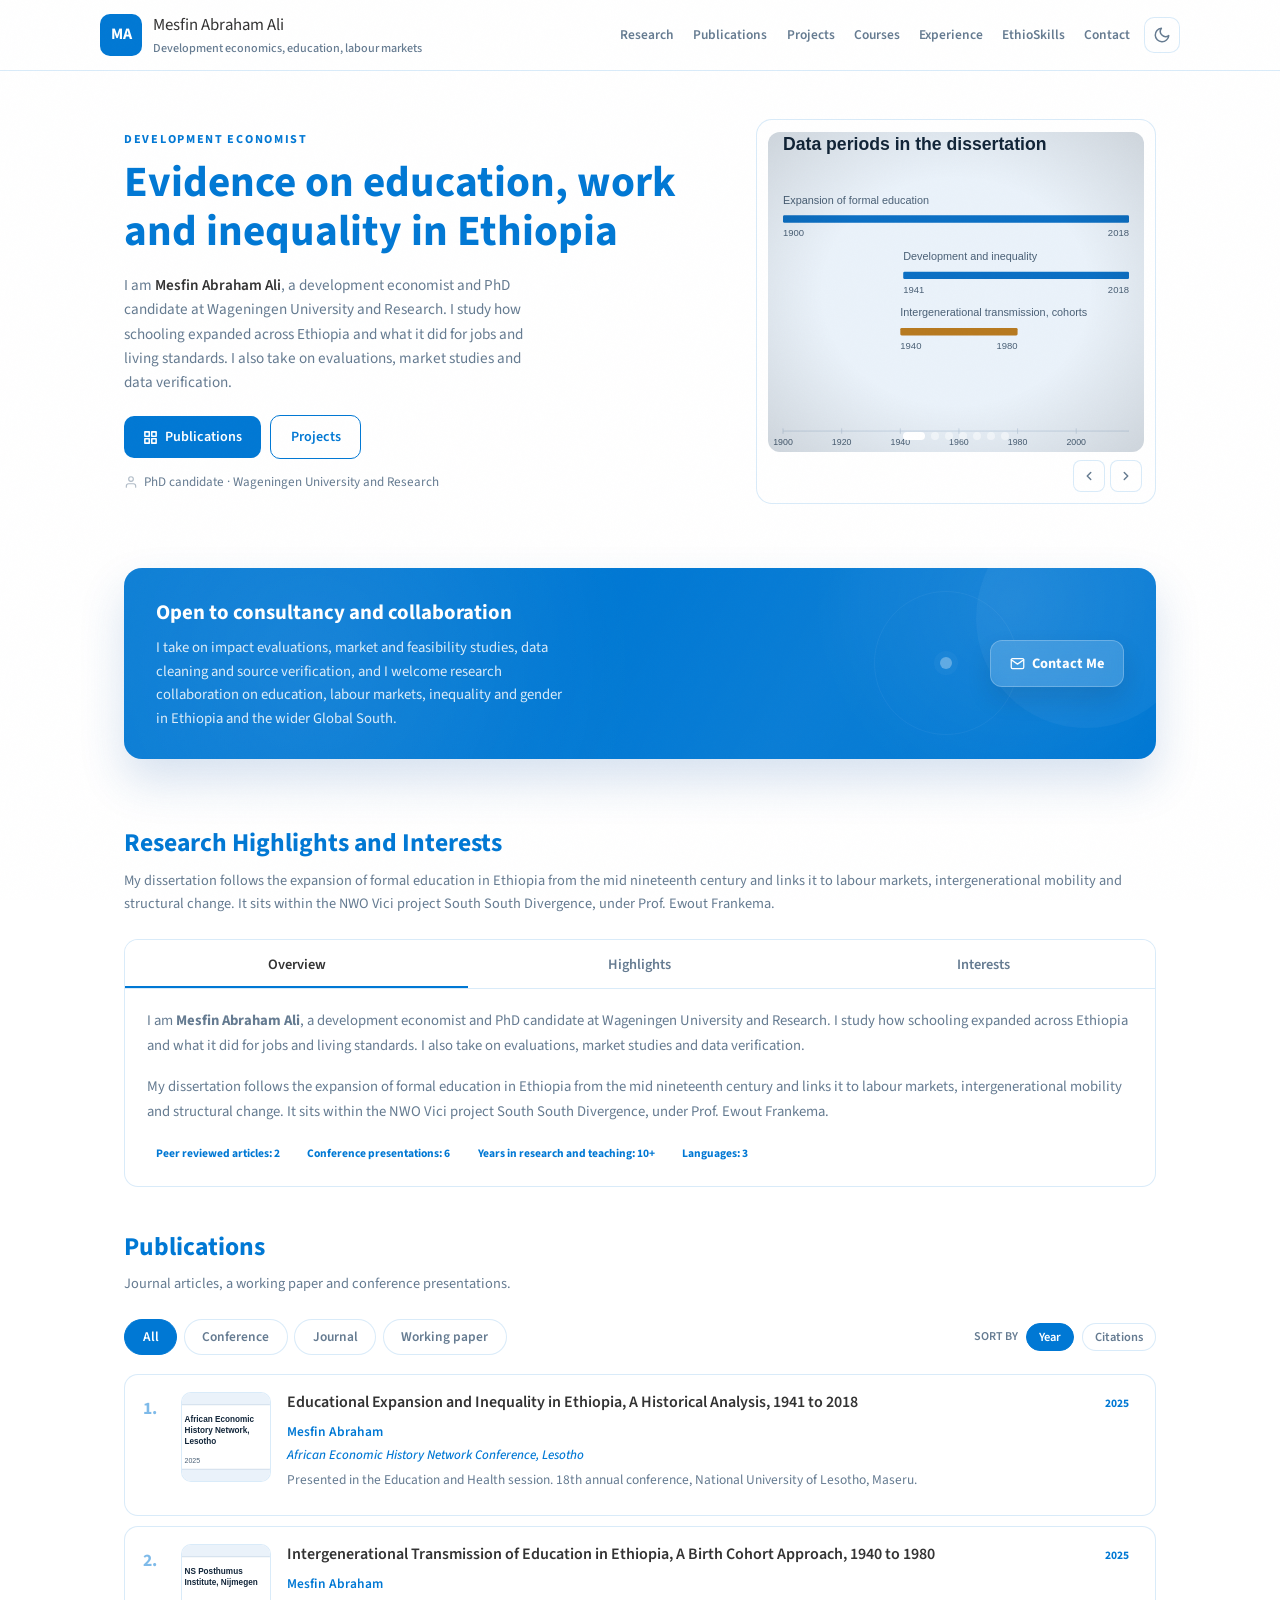
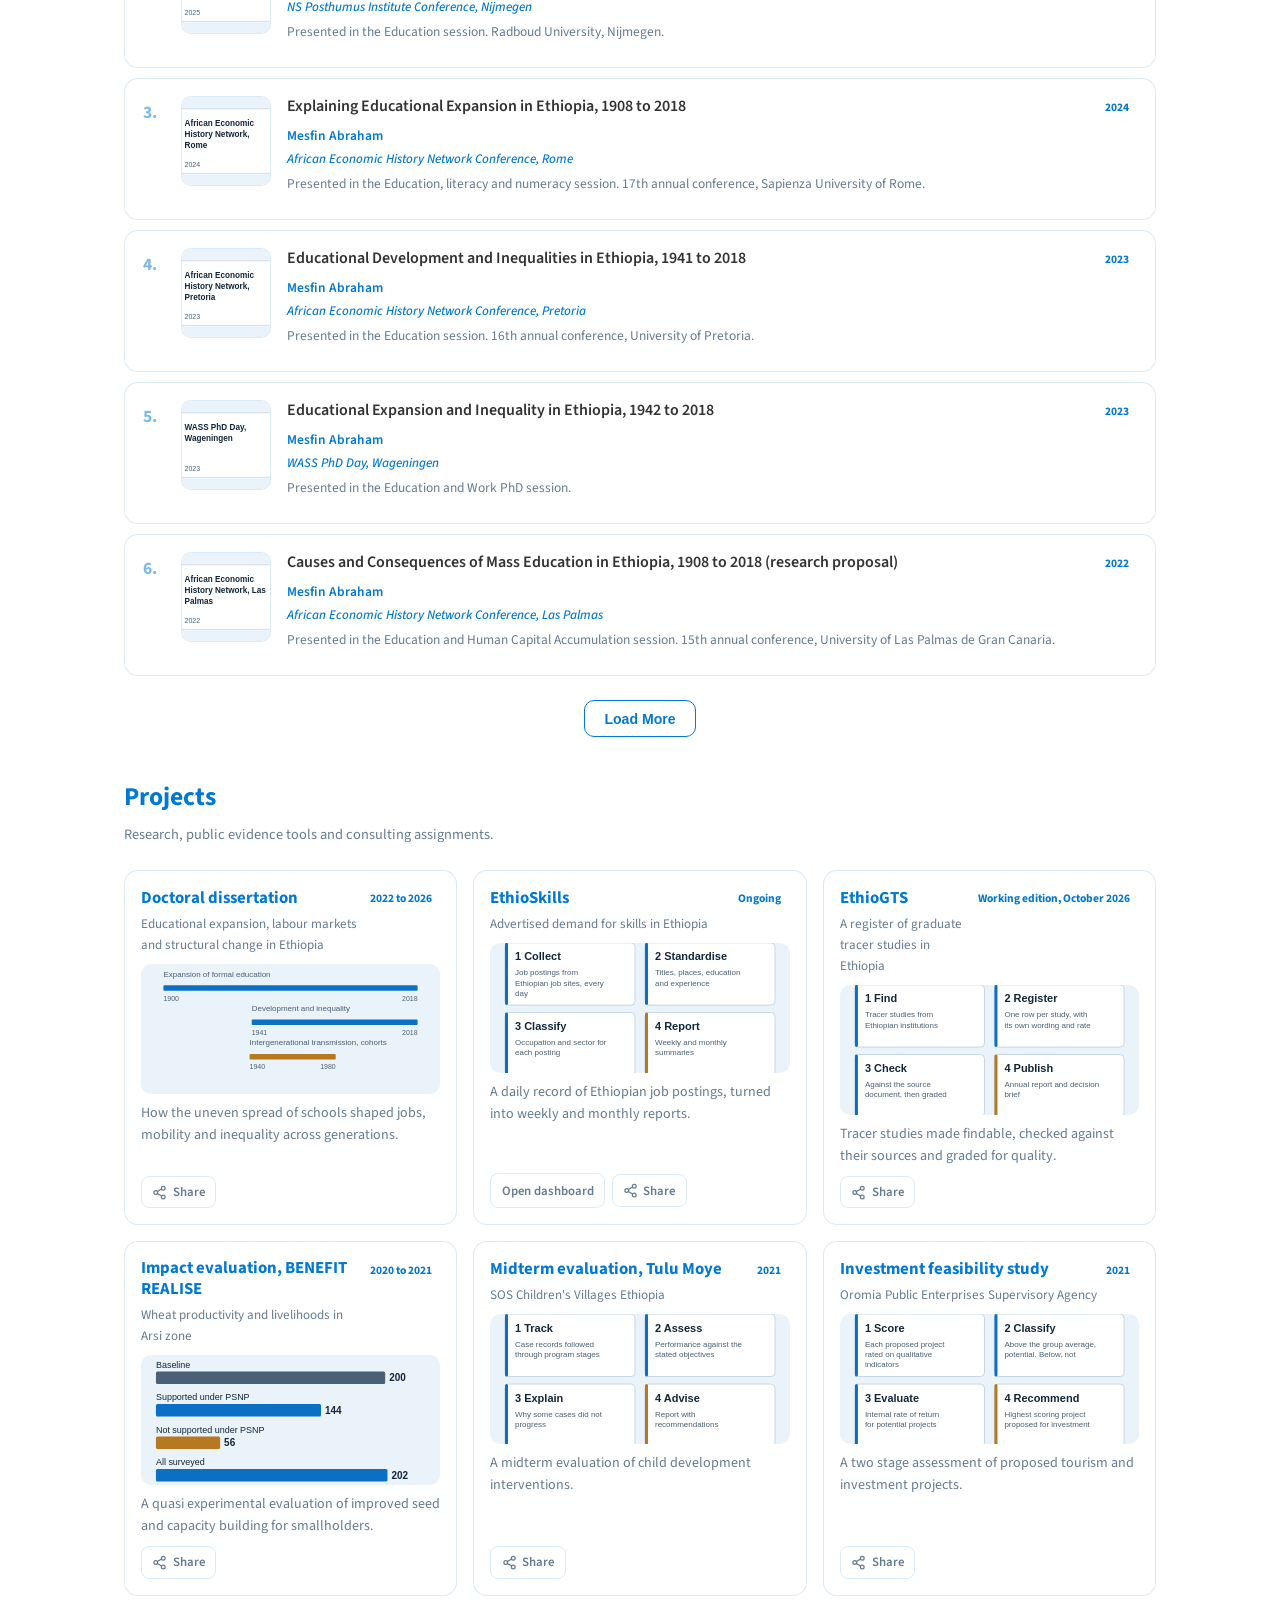
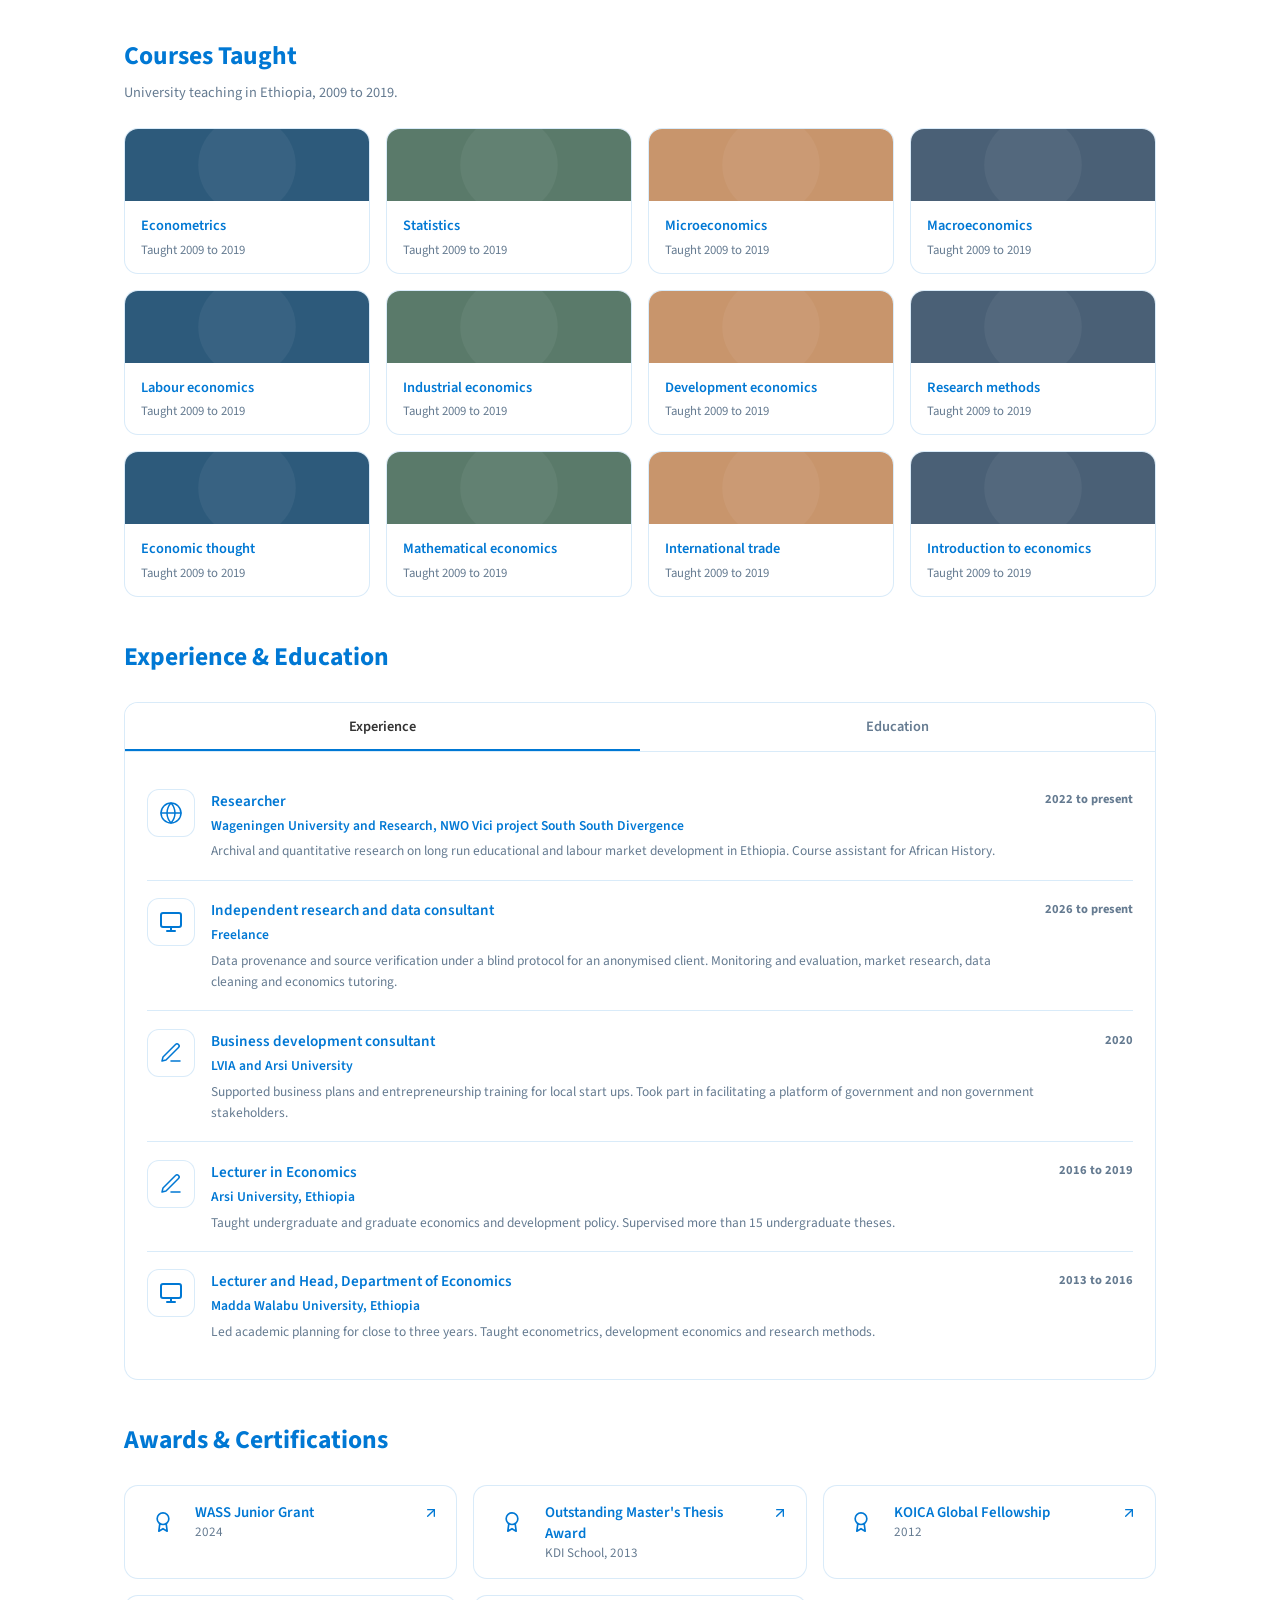
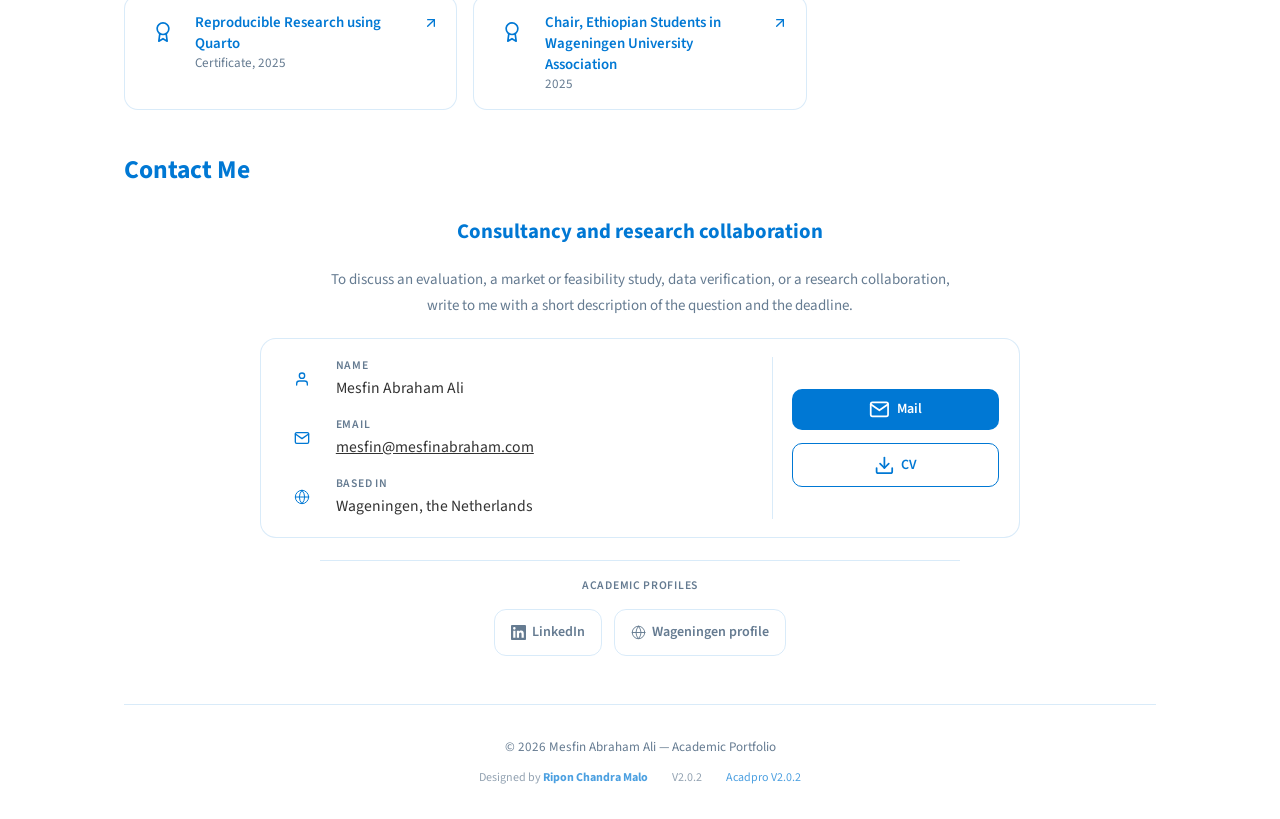
<file: index-full.html>
<!doctype html>
<!--
  Copyright © Ripon Chandra Malo
  Version: V2.0.0

  Licensed under the MIT License.
-->
<html lang="en">
<head>
<meta charset="utf-8" />
<meta name="viewport" content="width=device-width,initial-scale=1" />
<title>Mesfin Abraham Ali, development economist</title>
<meta name="description" content="Development economist and PhD candidate at Wageningen University and Research. Research and consultancy on education, labour markets, inequality and gender in Ethiopia.">
<link rel="canonical" href="https://mesfinabraham.com/">
<meta property="og:title" content="Mesfin Abraham Ali, development economist">
<meta property="og:description" content="Research and consultancy on education, labour markets, inequality and gender in Ethiopia.">
<meta property="og:url" content="https://mesfinabraham.com/">
<meta name="author" content="Mesfin Abraham Ali">
<meta name="template-author" content="Ripon Chandra Malo, Acadpro">
<meta name="version" content="V2.0.0">
<meta name="copyright" content="© Ripon Chandra Malo. Licensed under the MIT License.">
<link rel="preconnect" href="https://fonts.googleapis.com">
<link rel="preconnect" href="https://fonts.gstatic.com" crossorigin>
<link href="https://fonts.googleapis.com/css2?family=Playfair+Display:wght@400;600;700&family=Source+Sans+3:ital,wght@0,400;0,500;0,600;0,700;1,400&display=swap" rel="stylesheet">
<link rel="icon" href="data:image/svg+xml,%3Csvg xmlns='http://www.w3.org/2000/svg' viewBox='0 0 24 24'%3E%3Crect width='24' height='24' rx='6' fill='%231a1a2e'/%3E%3Ctext x='50%25' y='58%25' font-size='11' text-anchor='middle' fill='%23e0c097' font-family='Georgia,serif' font-weight='bold'%3EAR%3C/text%3E%3C/svg%3E">
<style>
:root{--bg:#faf9f7;--surface:#f0eeea;--text:#1a1a2e;--muted:#6b6b7b;--accent:#2d5a7b;--accent-warm:#c8956c;--accent-sage:#5a7a6a;--card:#fff;--card-border:rgba(0,0,0,0.06);--glass:rgba(250,249,247,0.88);--radius:14px;--shadow:0 2px 20px rgba(26,26,46,0.06);--shadow-hover:0 14px 44px rgba(26,26,46,0.11);--container:1080px;--serif:'Playfair Display',Georgia,serif;--sans:'Source Sans 3',system-ui,sans-serif;--transition:0.3s cubic-bezier(0.4,0,0.2,1)}
[data-theme="dark"]{--bg:#0d0d18;--surface:#14142a;--text:#e8e6e1;--muted:#9a99a8;--accent:#7badc8;--accent-warm:#d4a574;--accent-sage:#7dab95;--card:#1a1a2e;--card-border:rgba(255,255,255,0.07);--glass:rgba(13,13,24,0.9);--shadow:0 2px 20px rgba(0,0,0,0.35);--shadow-hover:0 14px 44px rgba(0,0,0,0.45)}
[data-theme="blue"]{--bg:#ffffff;--surface:#ffffff;--text:#333333;--muted:#657b91;--accent:#0078d4;--accent-warm:#0078d4;--accent-sage:#0078d4;--card:#ffffff;--card-border:rgba(0,120,212,0.15);--glass:rgba(255,255,255,0.95);--shadow:0 0px 0px transparent;--shadow-hover:0 6px 16px rgba(0,120,212,0.12);--serif:var(--sans)}
[data-theme="blue"] h1, [data-theme="blue"] h2, [data-theme="blue"] h3, [data-theme="blue"] h4 { color: var(--accent); }
[data-theme="blue"] nav a:hover { background: rgba(0,120,212,0.08); color: var(--accent); }
[data-theme="blue"] .btn-primary { background: var(--accent); color: #fff; }
[data-theme="blue"] .btn-outline { color: var(--accent); border-color: var(--accent); }
[data-theme="blue"] .otw-banner { background: var(--accent); color: #ffffff; }
[data-theme="blue"] .otw-banner h3, [data-theme="blue"] .otw-banner p, [data-theme="blue"] .otw-banner .otw-cta { color: #ffffff; }
[data-theme="blue"] .skill-tag { border-color: rgba(0,120,212,0.3); color: var(--accent); }
[data-theme="blue"] .header { border-bottom: 1px solid rgba(0,120,212,0.15); }
*,*::before,*::after{box-sizing:border-box;margin:0;padding:0}
html{scroll-behavior:smooth}
body{font-family:var(--sans);color:var(--text);background:var(--bg);line-height:1.6;-webkit-font-smoothing:antialiased;font-size:15px}
body::before{content:'';position:fixed;inset:0;pointer-events:none;z-index:9999;opacity:0.02;background-image:url("data:image/svg+xml,%3Csvg viewBox='0 0 256 256' xmlns='http://www.w3.org/2000/svg'%3E%3Cfilter id='n'%3E%3CfeTurbulence type='fractalNoise' baseFrequency='0.85' numOctaves='4' stitchTiles='stitch'/%3E%3C/filter%3E%3Crect width='100%25' height='100%25' filter='url(%23n)'/%3E%3C/svg%3E");background-size:128px}
a{color:inherit}img{display:block;max-width:100%}
.wrap{max-width:var(--container);margin:0 auto;padding:0 1.5rem}
.header{position:sticky;top:0;z-index:60;backdrop-filter:blur(18px);-webkit-backdrop-filter:blur(18px);background:var(--glass);border-bottom:1px solid var(--card-border)}
.header-inner{display:flex;align-items:center;gap:1rem;padding:0.75rem 0}
.brand{display:flex;align-items:center;gap:0.7rem;text-decoration:none;color:inherit}
.logo{width:42px;height:42px;border-radius:10px;display:grid;place-items:center;background:var(--accent);color:#fff;font-family:var(--sans);font-weight:700;font-size:16px;letter-spacing:-0.5px;flex-shrink:0}
.brand-text .name{font-family:var(--serif);font-size:1.05rem}
.brand-text .tagline{font-size:0.76rem;color:var(--muted);font-weight:500}
nav{margin-left:auto;display:flex;gap:0.1rem;align-items:center;flex-wrap:wrap}
nav a{color:var(--muted);text-decoration:none;padding:0.4rem 0.55rem;border-radius:8px;font-size:0.84rem;font-weight:600;transition:all var(--transition)}
nav a:hover{color:var(--text);background:var(--surface)}
.theme-btn{background:var(--surface);border:1px solid var(--card-border);width:36px;height:36px;border-radius:10px;cursor:pointer;display:grid;place-items:center;transition:all var(--transition);margin-left:0.2rem;color:var(--muted)}
.theme-btn:hover{border-color:var(--accent);color:var(--accent)}
.theme-btn svg{width:18px;height:18px}
.hero{display:grid;grid-template-columns:1fr;gap:2rem;align-items:center;padding:3rem 0 2rem}
@media(min-width:860px){.hero{grid-template-columns:1fr 400px}}
.hero-text .kicker{font-size:0.76rem;text-transform:uppercase;letter-spacing:0.14em;color:var(--accent-warm);font-weight:700;margin-bottom:0.5rem}
.hero-text h1{font-family:var(--serif);font-size:clamp(2rem,4vw,2.7rem);line-height:1.15;margin-bottom:1rem}
.hero-text .lead{color:var(--muted);max-width:52ch;margin-bottom:1.3rem;font-size:0.95rem}
.hero-text .lead strong{color:var(--text);font-weight:600}
.hero-actions{display:flex;gap:0.6rem;flex-wrap:wrap;align-items:center}
.hero-role{margin-top:0.8rem;font-size:0.82rem;color:var(--muted);display:flex;align-items:center;gap:0.4rem}
.hero-role svg{width:14px;height:14px;opacity:0.5}
.btn-primary{display:inline-flex;align-items:center;gap:0.4rem;padding:0.6rem 1.2rem;border-radius:10px;background:var(--text);color:var(--bg);text-decoration:none;font-weight:600;font-size:0.88rem;transition:all var(--transition);border:none;cursor:pointer;font-family:var(--sans)}
.btn-primary:hover{opacity:0.85;transform:translateY(-1px)}
.btn-outline{display:inline-flex;align-items:center;gap:0.4rem;padding:0.6rem 1.2rem;border-radius:10px;background:transparent;border:1.5px solid var(--card-border);color:var(--text);text-decoration:none;font-weight:600;font-size:0.88rem;transition:all var(--transition)}
.btn-outline:hover{border-color:var(--accent);color:var(--accent)}
.featured-card{background:var(--card);border:1px solid var(--card-border);border-radius:16px;padding:0.7rem;box-shadow:var(--shadow)}
.photo-carousel{position:relative;overflow:hidden;border-radius:12px;height:320px;background:var(--surface)}
.photo-track{display:flex;height:100%;transition:transform 700ms cubic-bezier(0.22,0.9,0.3,1)}
.photo-slide{min-width:100%;height:100%;position:relative;overflow:hidden}
.photo-slide img{width:100%;height:100%;object-fit:cover;transition:transform 8s ease}
.photo-slide.active img{transform:scale(1.06)}
.photo-slide::after{content:'';position:absolute;inset:0;background:radial-gradient(ellipse at center,transparent 50%,rgba(0,0,0,0.12) 100%);pointer-events:none}
.photo-dots{position:absolute;bottom:12px;left:50%;transform:translateX(-50%);display:flex;gap:6px;z-index:5}
.photo-dot{width:8px;height:8px;border-radius:50%;background:rgba(255,255,255,0.45);border:none;cursor:pointer;transition:all var(--transition);padding:0}
.photo-dot.active{background:#fff;width:22px;border-radius:4px}
.carousel-nav{display:flex;justify-content:flex-end;gap:0.3rem;padding:0.5rem 0.1rem 0}
.car-btn{width:32px;height:32px;border-radius:8px;border:1px solid var(--card-border);background:var(--bg);color:var(--muted);cursor:pointer;display:grid;place-items:center;transition:all var(--transition)}
.car-btn:hover{border-color:var(--accent);color:var(--accent)}
.car-btn svg{width:14px;height:14px}
.otw-banner{position:relative;margin:2rem 0;padding:1.8rem 2rem;border-radius:18px;overflow:hidden;background:linear-gradient(135deg,var(--accent) 0%,#1e63b7 42%,#2c7cc8 72%,#3a83cf 100%);color:#fff;box-shadow:0 22px 45px rgba(32,97,173,0.18)}
.otw-banner::before{content:'';position:absolute;inset:0;background:radial-gradient(circle at 18% 50%,rgba(255,255,255,0.08) 0%,transparent 38%),radial-gradient(circle at 86% 18%,rgba(255,255,255,0.08) 0%,transparent 22%),linear-gradient(120deg,rgba(255,255,255,0.03) 0%,transparent 44%,rgba(255,255,255,0.04) 66%,transparent 100%);pointer-events:none}
.otw-banner::after{content:'';position:absolute;top:-60px;right:-40px;width:220px;height:220px;border-radius:50%;background:rgba(255,255,255,0.04);pointer-events:none}
.otw-inner{position:relative;z-index:2;display:grid;grid-template-columns:minmax(0,1fr) auto;gap:1.4rem;align-items:center}
.otw-banner .otw-orbit{position:absolute;right:120px;top:50%;width:180px;height:180px;transform:translateY(-50%);pointer-events:none;opacity:0.4}
.otw-banner .otw-orbit::before{content:'';position:absolute;inset:18px;border-radius:50%;border:1px solid rgba(255,255,255,0.12)}
.otw-banner .otw-orbit::after{content:'';position:absolute;left:50%;top:50%;width:12px;height:12px;margin:-6px;border-radius:50%;background:rgba(255,255,255,0.82);box-shadow:0 0 0 6px rgba(255,255,255,0.08);animation:otw-orbit 8s linear infinite}
@keyframes otw-orbit{0%{transform:rotate(0deg) translateX(72px) rotate(0deg)}100%{transform:rotate(360deg) translateX(72px) rotate(-360deg)}}
.otw-content{min-width:240px;max-width:760px}
.otw-pulse{width:54px;height:54px;border-radius:50%;background:rgba(255,255,255,0.12);display:grid;place-items:center;flex-shrink:0;position:relative}
.otw-pulse::before{content:'';position:absolute;inset:-6px;border-radius:50%;border:2px solid rgba(255,255,255,0.15);animation:otw-ring 2.5s ease-out infinite}
@keyframes otw-ring{0%{transform:scale(0.9);opacity:1}100%{transform:scale(1.5);opacity:0}}
.otw-pulse svg{width:26px;height:26px;color:#fff}
.otw-content h3{font-family:var(--serif);font-size:1.3rem;margin-bottom:0.4rem}
.otw-content p{opacity:0.85;font-size:0.92rem;line-height:1.6;max-width:60ch}
.otw-actions{display:flex;align-items:center;justify-content:flex-end;min-width:170px}
.otw-cta{display:inline-flex;align-items:center;gap:0.4rem;margin-top:0.7rem;padding:0.7rem 1.2rem;border-radius:12px;background:rgba(255,255,255,0.16);backdrop-filter:blur(6px);color:#fff;font-weight:700;font-size:0.9rem;text-decoration:none;border:1px solid rgba(255,255,255,0.24);transition:all var(--transition);box-shadow:0 12px 24px rgba(15,23,42,0.12)}
.otw-actions .otw-cta{margin-top:0}
.otw-cta:hover{background:rgba(255,255,255,0.25);transform:translateY(-2px)}
.otw-cta svg{width:15px;height:15px}
.section{padding:2.5rem 0 0}
.section-header{margin-bottom:1.5rem}
.section-header h2{font-family:var(--serif);font-size:1.6rem;margin-bottom:0.3rem}
.section-header p{color:var(--muted);font-size:0.9rem}
.grid{display:grid;gap:1rem}
@media(min-width:700px){.g2{grid-template-columns:repeat(2,1fr)}.g3{grid-template-columns:repeat(3,1fr)}.g4{grid-template-columns:repeat(4,1fr)}}
.expertise-cloud{display:flex;flex-wrap:wrap;gap:0.5rem;justify-content:center;padding:1rem 0}
.skill-tag{padding:0.45rem 1rem;border-radius:50px;font-size:0.84rem;font-weight:600;border:1.5px solid var(--card-border);background:var(--card);color:var(--muted);transition:all 0.4s cubic-bezier(0.34,1.56,0.64,1);cursor:default;position:relative;box-shadow:var(--shadow);opacity:0;transform:translateY(10px) scale(0.95)}
.skill-tag.vis{opacity:1;transform:translateY(0) scale(1)}
.skill-tag:hover{transform:translateY(-4px) scale(1.05);border-color:var(--accent);color:var(--accent);box-shadow:var(--shadow-hover)}
.skill-tag[data-level="expert"]{border-color:var(--accent);color:var(--accent);font-size:1rem;padding:0.55rem 1.3rem}
.skill-tag[data-level="advanced"]{font-size:0.92rem;padding:0.5rem 1.1rem}
.skill-tag::after{content:attr(data-level);position:absolute;bottom:calc(100% + 6px);left:50%;transform:translateX(-50%) scale(0.8);padding:0.2rem 0.5rem;border-radius:6px;background:var(--text);color:var(--bg);font-size:0.7rem;white-space:nowrap;opacity:0;pointer-events:none;transition:all var(--transition)}
.skill-tag:hover::after{opacity:1;transform:translateX(-50%) scale(1)}
.tabs-container{background:var(--card);border:1px solid var(--card-border);border-radius:var(--radius);box-shadow:var(--shadow);overflow:hidden}
.tabs-header{display:flex;border-bottom:1px solid var(--card-border);background:var(--surface)}
.tab-btn{flex:1;padding:0.85rem 1rem;border:none;background:transparent;font-family:var(--sans);font-size:0.9rem;font-weight:600;color:var(--muted);cursor:pointer;position:relative;transition:color var(--transition)}
.tab-btn.active{color:var(--text)}
.tab-btn::after{content:'';position:absolute;bottom:0;left:0;right:0;height:2.5px;background:var(--accent);transform:scaleX(0);transition:transform var(--transition)}
.tab-btn.active::after{transform:scaleX(1)}
.tab-btn:hover{color:var(--text)}
.tab-panel{display:none;padding:1.2rem 1.4rem}
.tab-panel.active{display:block}
.timeline-item{display:flex;gap:1rem;padding:1.1rem 0;border-bottom:1px solid var(--card-border)}
.timeline-item:last-child{border-bottom:none}
.tl-logo{width:48px;height:48px;border-radius:12px;background:var(--surface);display:grid;place-items:center;flex-shrink:0;overflow:hidden;border:1px solid var(--card-border)}
.tl-logo img{width:100%;height:100%;object-fit:contain;padding:4px}
.tl-logo svg{width:24px;height:24px;color:var(--accent)}
.tl-content{flex:1}
.tl-content h4{font-size:0.95rem;font-weight:600;margin-bottom:0.1rem}
.tl-content .tl-org{font-size:0.85rem;color:var(--accent);font-weight:600}
.tl-content .tl-desc{font-size:0.84rem;color:var(--muted);margin-top:0.25rem}
.tl-year{font-size:0.78rem;font-weight:700;color:var(--muted);white-space:nowrap;padding-top:0.1rem}
.card{background:var(--card);border:1px solid var(--card-border);border-radius:var(--radius);padding:1rem;box-shadow:var(--shadow);display:flex;flex-direction:column;gap:0.5rem;transition:all var(--transition)}
.card:hover{box-shadow:var(--shadow-hover);transform:translateY(-3px)}
.card-top{display:flex;justify-content:space-between;align-items:flex-start}
.card-top h3{font-family:var(--serif);font-size:1.05rem;line-height:1.25}
.card-top .sub{font-size:0.82rem;color:var(--muted);margin-top:0.15rem}
.tag{font-size:0.72rem;font-weight:700;padding:0.2rem 0.55rem;border-radius:6px;background:var(--surface);color:var(--accent);white-space:nowrap;flex-shrink:0}
.card-media{border-radius:10px;overflow:hidden;height:130px;background:var(--surface)}
.card-media svg,.card-media img{width:100%;height:100%;display:block;object-fit:cover}
.card-desc{font-size:0.88rem;color:var(--muted);flex:1}
.card-actions{display:flex;gap:0.4rem;margin-top:auto;align-items:center;flex-wrap:wrap}
.action-btn{display:inline-flex;align-items:center;gap:0.35rem;padding:0.4rem 0.65rem;border-radius:8px;border:1px solid var(--card-border);background:transparent;color:var(--muted);font-size:0.8rem;font-weight:600;text-decoration:none;cursor:pointer;transition:all var(--transition);font-family:var(--sans)}
.action-btn:hover{border-color:var(--accent);color:var(--accent)}
.action-btn svg{width:15px;height:15px}
.share-wrap{position:relative;display:inline-flex}
.share-dropdown{position:absolute;bottom:calc(100% + 8px);right:0;min-width:180px;background:var(--card);border:1px solid var(--card-border);border-radius:12px;box-shadow:0 12px 40px rgba(0,0,0,0.15);padding:0.4rem;opacity:0;pointer-events:none;transform:translateY(6px);transition:all 0.25s ease;z-index:50}
.share-wrap.open .share-dropdown{opacity:1;pointer-events:auto;transform:translateY(0)}
.share-option{display:flex;align-items:center;gap:0.6rem;padding:0.55rem 0.7rem;border-radius:8px;border:none;background:transparent;color:var(--text);font-size:0.84rem;font-weight:500;cursor:pointer;width:100%;text-align:left;transition:background var(--transition);text-decoration:none;font-family:var(--sans)}
.share-option:hover{background:var(--surface)}
.share-option svg{width:16px;height:16px;flex-shrink:0}
.share-option.copy-done{color:var(--accent-sage)}
.compact-card{background:var(--card);border:1px solid var(--card-border);border-radius:var(--radius);padding:1rem 1.1rem;box-shadow:var(--shadow);display:flex;gap:0.8rem;align-items:flex-start;transition:all var(--transition);text-decoration:none;color:inherit}
a.compact-card:hover{box-shadow:var(--shadow-hover);transform:translateY(-3px);border-color:var(--accent)}
a.compact-card:hover .ext-arrow{opacity:1;transform:translateX(0)}
.compact-icon{width:40px;height:40px;border-radius:10px;background:var(--surface);display:grid;place-items:center;flex-shrink:0;color:var(--accent-warm)}
.compact-icon svg{width:20px;height:20px}
.compact-body{flex:1}
.compact-card h3{font-size:0.93rem;font-weight:600}
.compact-card .sub{font-size:0.82rem;color:var(--muted)}
.ext-arrow{color:var(--accent);opacity:0;transform:translateX(-4px);transition:all var(--transition);flex-shrink:0;margin-top:0.2rem}
.ext-arrow svg{width:16px;height:16px}
.course-card{cursor:default}.course-card .video-thumb{height:72px;aspect-ratio:auto}.contact-action-column svg{width:1.3rem;height:1.3rem}
.video-card{background:var(--card);border:1px solid var(--card-border);border-radius:var(--radius);overflow:hidden;box-shadow:var(--shadow);transition:all var(--transition);cursor:pointer}
.video-card:hover{box-shadow:var(--shadow-hover);transform:translateY(-3px)}
.video-thumb{height:140px;background:var(--surface);display:grid;place-items:center;position:relative}
.video-thumb svg.bg-art{position:absolute;inset:0;width:100%;height:100%}
.play-circle{width:44px;height:44px;border-radius:50%;background:rgba(255,255,255,0.92);display:grid;place-items:center;position:relative;z-index:2;box-shadow:0 4px 16px rgba(0,0,0,0.15);transition:transform var(--transition)}
.video-card:hover .play-circle{transform:scale(1.08)}
.play-circle svg{width:18px;height:18px;color:var(--text);margin-left:2px}
.video-info{padding:0.8rem 1rem}
.video-info h4{font-size:0.9rem;font-weight:600;margin-bottom:0.15rem}
.video-info p{font-size:0.8rem;color:var(--muted)}
.contact-grid{display:grid;gap:1rem}
@media(min-width:860px){.contact-grid{grid-template-columns:1fr 340px}}
.map-wrap{border-radius:var(--radius);overflow:hidden;border:1px solid var(--card-border);min-height:260px;box-shadow:var(--shadow)}
.map-wrap iframe{width:100%;height:100%;min-height:260px;border:0;display:block}
.contact-stack{display:grid;gap:1rem;max-width:760px;margin:0 auto}
.contact-banner{background:transparent;border:none;border-radius:0;padding:0;box-shadow:none}
.contact-banner.centered{text-align:center}
.contact-banner h3{font-family:var(--serif);font-size:1.3rem;margin-bottom:1.2rem;color:var(--accent)}
.contact-banner p{color:var(--muted);line-height:1.7}
.contact-top-list{list-style:none;display:grid;gap:0.95rem;justify-items:center}
.contact-top-item{display:flex;align-items:center;gap:0.8rem;justify-content:center;text-align:left;max-width:420px;width:100%}
.contact-top-item .ci-icon{width:42px;height:42px}
.contact-top-item .contact-value{font-size:0.98rem}
.contact-detail-actions{display:grid;grid-template-columns:minmax(0,1.35fr) minmax(220px,0.65fr);gap:1.2rem;align-items:stretch;max-width:860px;margin:0 auto;padding:1.15rem 1.25rem;border:1px solid var(--card-border);border-radius:16px;background:var(--surface)}
.contact-detail-actions .contact-top-list{justify-items:start}
.contact-detail-actions .contact-top-item{justify-content:flex-start;max-width:none}
.contact-action-column{display:flex;flex-direction:column;gap:0.8rem;align-items:stretch;justify-content:center;border-left:1px solid var(--card-border);padding-left:1.2rem}
.contact-action-column .btn-primary,
.contact-action-column .btn-outline{min-width:120px;justify-content:center}
.contact-divider{height:1px;background:var(--card-border);margin:1.1rem 0}
.contact-lead{max-width:620px;margin:0 auto 1.2rem}
.contact-info{background:var(--card);border:1px solid var(--card-border);border-radius:var(--radius);padding:1.4rem;box-shadow:var(--shadow)}
.contact-info h3{font-family:var(--serif);font-size:1.15rem;margin-bottom:1rem}
.contact-list{list-style:none;display:flex;flex-direction:column;gap:0.7rem}
.contact-item{display:flex;align-items:center;gap:0.7rem;font-size:0.9rem}
.ci-icon{width:36px;height:36px;border-radius:9px;background:var(--surface);display:grid;place-items:center;flex-shrink:0;color:var(--accent)}
.ci-icon svg{width:16px;height:16px}
.contact-item a{color:var(--accent);text-decoration:none}
.contact-item a:hover{text-decoration:underline}
.ci-label{font-size:0.73rem;color:var(--muted);font-weight:600;text-transform:uppercase;letter-spacing:0.06em}
.contact-actions{display:flex;gap:0.6rem;flex-wrap:wrap;margin-top:1.1rem}
.contact-profiles{margin-top:1.2rem;padding-top:1rem;border-top:1px solid var(--card-border);text-align:center}
.contact-profiles .ci-label{display:block;margin-bottom:0.7rem}
.contact-profiles .socials{justify-content:center;margin-top:0;padding-top:0;border-top:none}
.contact-profiles-buttons{display:flex;justify-content:center;gap:0.8rem;flex-wrap:wrap}
.contact-profiles-buttons .action-btn{padding:0.7rem 1rem;border-radius:12px;font-size:0.88rem}
.contact-section-divider{height:1px;background:var(--card-border);max-width:640px;margin:1.35rem auto 1rem}
.opps-pills{display:flex;gap:0.45rem;flex-wrap:wrap;margin-top:0.9rem}
.opps-pill{display:inline-flex;align-items:center;padding:0.38rem 0.8rem;border-radius:999px;background:rgba(255,255,255,0.14);border:1px solid rgba(255,255,255,0.18);font-size:0.8rem;font-weight:600}
.research-intro{font-size:0.92rem;color:var(--muted);line-height:1.7}
.research-highlight-group+.research-highlight-group{margin-top:1.1rem;padding-top:1.1rem;border-top:1px solid var(--card-border)}
.research-highlight-group h4{font-size:1rem;font-family:var(--serif);margin-bottom:0.35rem}
.research-highlight-group p{font-size:0.85rem;color:var(--muted);margin-bottom:0.55rem}
.research-highlight-grid{display:grid;grid-template-columns:repeat(2,minmax(0,1fr));gap:0.75rem}
.research-highlight-card{padding:0.9rem 1rem;border-radius:14px;background:var(--surface);border:1px solid var(--card-border);box-shadow:0 8px 24px rgba(15,23,42,0.04);min-height:100%}
.research-highlight-card.simple{display:flex;align-items:flex-start}
.research-highlight-card.simple span{font-size:0.9rem;line-height:1.55;color:var(--text)}
.research-skill-card{display:flex;gap:0.85rem;align-items:flex-start}
.research-skill-icon{width:42px;height:42px;border-radius:12px;background:var(--card);border:1px solid var(--card-border);display:grid;place-items:center;color:var(--accent);flex-shrink:0}
.research-skill-icon svg{width:20px;height:20px}
.research-skill-content{flex:1;min-width:0}
.research-skill-head{display:flex;justify-content:space-between;gap:0.75rem;align-items:flex-start}
.research-skill-head strong{font-size:0.92rem;line-height:1.35}
.research-skill-level{display:inline-flex;align-items:center;padding:0.25rem 0.55rem;border-radius:999px;font-size:0.72rem;font-weight:700;white-space:nowrap;border:1px solid var(--card-border);background:var(--card);color:var(--muted);text-transform:capitalize}
.research-skill-level[data-level="expert"]{border-color:rgba(15,118,110,0.2);background:rgba(15,118,110,0.08);color:#0f766e}
.research-skill-level[data-level="advanced"]{border-color:rgba(37,99,235,0.2);background:rgba(37,99,235,0.08);color:#2563eb}
.research-skill-level[data-level="intermediate"]{border-color:rgba(180,83,9,0.2);background:rgba(180,83,9,0.08);color:#b45309}
.research-skill-level[data-level="learning"]{border-color:rgba(124,58,237,0.2);background:rgba(124,58,237,0.08);color:#7c3aed}
.research-skill-note{font-size:0.82rem;color:var(--muted);margin-top:0.35rem;line-height:1.55}
.socials{display:flex;gap:0.4rem;margin-top:1.2rem;padding-top:1rem;border-top:1px solid var(--card-border)}
.social-btn{width:38px;height:38px;border-radius:10px;border:1px solid var(--card-border);background:transparent;display:grid;place-items:center;color:var(--muted);text-decoration:none;transition:all var(--transition)}
.social-btn:hover{border-color:var(--accent);color:var(--accent);background:var(--surface)}
.social-btn svg{width:17px;height:17px}
.footer{padding:2rem 0;text-align:center;color:var(--muted);font-size:0.82rem;border-top:1px solid var(--card-border);margin-top:3rem}
.reveal{opacity:0;transform:translateY(16px);transition:opacity 0.6s ease,transform 0.6s ease}
.reveal.vis{opacity:1;transform:none}
.reveal:nth-child(2){transition-delay:0.07s}.reveal:nth-child(3){transition-delay:0.14s}.reveal:nth-child(4){transition-delay:0.21s}.reveal:nth-child(5){transition-delay:0.28s}.reveal:nth-child(6){transition-delay:0.35s}
.modal-overlay{position:fixed;inset:0;z-index:200;display:none;align-items:center;justify-content:center;padding:1rem}
.modal-overlay.open{display:flex}
.modal-bg{position:absolute;inset:0;background:rgba(0,0,0,0.55);backdrop-filter:blur(4px)}
.modal-box{position:relative;max-width:860px;width:100%;background:var(--card);border-radius:14px;overflow:hidden;box-shadow:0 24px 80px rgba(0,0,0,0.3)}
.modal-body{padding:0}
.modal-close{position:absolute;top:0.6rem;right:0.6rem;z-index:10;width:34px;height:34px;border-radius:8px;border:none;background:rgba(255,255,255,0.9);cursor:pointer;display:grid;place-items:center}
.modal-close svg{width:16px;height:16px}
.award-modal{padding:1.4rem}
.award-modal-hero{display:grid;grid-template-columns:minmax(0,1fr) 220px;gap:1.2rem;align-items:start}
.award-modal h3{font-family:var(--serif);font-size:1.5rem;margin-bottom:0.35rem}
.award-modal-sub{color:var(--accent);font-weight:700;margin-bottom:0.8rem}
.award-modal-meta{display:grid;grid-template-columns:repeat(2,minmax(0,1fr));gap:0.75rem;margin:1rem 0}
.award-modal-meta-item{padding:0.85rem 0.95rem;border:1px solid var(--card-border);border-radius:12px;background:var(--surface)}
.award-modal-meta-item .ci-label{display:block;margin-bottom:0.25rem}
.award-modal-desc{color:var(--muted);line-height:1.7}
.award-modal-media{border:1px solid var(--card-border);border-radius:14px;overflow:hidden;background:var(--surface);min-height:180px}
.award-modal-media img{width:100%;height:100%;object-fit:cover;display:block}
.award-modal-actions{display:flex;gap:0.6rem;flex-wrap:wrap;margin-top:1.1rem}
.project-open{background:none;border:none;padding:0;text-align:left;color:inherit;cursor:pointer}
.project-open h3{transition:color var(--transition)}
.project-open:hover h3{color:var(--accent)}
.project-modal{padding:1.25rem}
.project-modal-head{display:grid;grid-template-columns:120px minmax(0,1fr);gap:1rem;align-items:start}
.project-modal-thumb{border:1px solid var(--card-border);border-radius:14px;overflow:hidden;background:var(--surface);height:120px}
.project-modal-thumb img{width:100%;height:100%;object-fit:cover;display:block}
.project-modal-kicker{font-size:0.76rem;text-transform:uppercase;letter-spacing:0.08em;color:var(--accent);font-weight:700;margin-bottom:0.35rem}
.project-modal h3{font-family:var(--serif);font-size:1.35rem;line-height:1.2;margin-bottom:0.25rem}
.project-modal-sub{color:var(--muted);margin-bottom:0.55rem}
.project-modal-summary{color:var(--muted);line-height:1.65;font-size:0.92rem}
.project-modal-meta{display:flex;gap:0.5rem;flex-wrap:wrap;margin-top:0.75rem}
.project-modal-meta-item{padding:0.4rem 0.7rem;background:var(--surface);border:1px solid var(--card-border);border-radius:999px;font-size:0.8rem}
.project-tabs{margin-top:1rem;border:1px solid var(--card-border);border-radius:16px;overflow:hidden;background:var(--card)}
.project-tabs-header{display:flex;background:var(--surface);border-bottom:1px solid var(--card-border)}
.project-tab-btn{flex:1;padding:0.8rem 0.9rem;border:none;background:transparent;font-family:var(--sans);font-size:0.86rem;font-weight:700;color:var(--muted);cursor:pointer;position:relative}
.project-tab-btn.active{color:var(--text)}
.project-tab-btn::after{content:'';position:absolute;left:0;right:0;bottom:0;height:2px;background:var(--accent);transform:scaleX(0);transition:transform var(--transition)}
.project-tab-btn.active::after{transform:scaleX(1)}
.project-tab-panel{display:none;padding:1rem 1.05rem}
.project-tab-panel.active{display:block}
.project-tab-panel p{color:var(--muted);line-height:1.7}
.project-modal-list{list-style:none;display:grid;gap:0.55rem}
.project-modal-list li{padding:0.7rem 0.8rem;border-radius:10px;background:var(--card);border:1px solid var(--card-border)}
.project-results-grid{display:grid;gap:0.75rem}
.project-modal-figures{display:grid;grid-template-columns:repeat(2,minmax(0,1fr));gap:0.85rem}
.project-figure{border:1px solid var(--card-border);border-radius:14px;overflow:hidden;background:var(--card)}
.project-figure img{width:100%;height:180px;object-fit:cover;display:block}
.project-figure figcaption{padding:0.75rem 0.85rem;font-size:0.84rem;color:var(--muted)}
.project-media-grid{display:grid;grid-template-columns:repeat(2,minmax(0,1fr));gap:0.9rem}
.project-media-card{position:relative;border:1px solid var(--card-border);border-radius:16px;overflow:hidden;background:var(--surface);cursor:pointer;text-align:left;padding:0}
.project-media-card img{width:100%;height:190px;object-fit:cover;display:block}
.project-media-card.video .project-media-thumb{position:relative;height:190px;background:#111}
.project-media-card.video .project-media-thumb img{height:100%}
.project-media-thumb::after{content:'';position:absolute;inset:0;background:linear-gradient(180deg,rgba(0,0,0,0.05),rgba(0,0,0,0.28))}
.project-media-play{position:absolute;left:50%;top:50%;transform:translate(-50%,-50%);width:58px;height:58px;border-radius:50%;background:rgba(255,255,255,0.92);display:grid;place-items:center;z-index:2;box-shadow:0 10px 26px rgba(0,0,0,0.18)}
.project-media-play svg{width:24px;height:24px;color:var(--accent);margin-left:2px}
.project-media-badge{position:absolute;left:12px;top:12px;z-index:2;padding:0.35rem 0.6rem;border-radius:999px;background:rgba(255,255,255,0.92);font-size:0.74rem;font-weight:700;color:var(--text)}
.project-media-caption{padding:0.8rem 0.9rem;color:var(--muted);font-size:0.86rem;line-height:1.55}
.project-screenshots-wrap{margin-top:0.95rem}
.project-lightbox-image{width:100%;display:block;max-height:78vh;object-fit:contain;background:#111}
.project-lightbox-caption{padding:1rem 1.1rem;color:var(--muted);font-size:0.9rem}
.project-gallery-title{font-family:var(--serif);font-size:1rem;margin-bottom:0.7rem}
@media(max-width:760px){.award-modal-hero,.project-modal-head{grid-template-columns:1fr}.award-modal-meta,.project-modal-figures,.project-media-grid{grid-template-columns:1fr}.project-tabs-header{flex-direction:column}}
@media(max-width:760px){.award-modal-hero{grid-template-columns:1fr}.award-modal-meta{grid-template-columns:1fr}}
@media(max-width:760px){.research-highlight-grid{grid-template-columns:1fr}.research-skill-head{flex-direction:column;align-items:flex-start}}
@media(max-width:699px){nav a{font-size:0.78rem;padding:0.35rem 0.4rem}.photo-carousel{height:260px}.video-thumb{height:110px}.hero{padding:2rem 0}.otw-banner{padding:1.35rem 1.2rem}.otw-inner{grid-template-columns:1fr;gap:1rem}.otw-actions{justify-content:flex-start}.otw-content p{text-wrap:balance}.otw-banner .otw-orbit{right:-10px;top:auto;bottom:-32px;transform:none;width:120px;height:120px;opacity:0.28}}
@media print{.header,.theme-btn,.action-btn,.car-btn,.modal-overlay,.otw-banner{display:none!important}body{background:#fff}.card,.compact-card{box-shadow:none;border:1px solid #ddd}}
.pub-alt-note{font-size:0.82rem;color:var(--muted);font-style:italic;margin-bottom:1rem}
.pub-filter-bar{display:flex;gap:0.4rem;flex-wrap:wrap;margin-bottom:1.2rem;align-items:center}
.pub-filter-btn{padding:0.45rem 1.1rem;border-radius:50px;border:1.5px solid var(--card-border);background:var(--card);color:var(--muted);font-size:0.84rem;font-weight:600;cursor:pointer;transition:all var(--transition);font-family:var(--sans)}
.pub-filter-btn:hover{border-color:var(--accent);color:var(--accent)}
.pub-filter-btn.active{background:var(--accent);color:#fff;border-color:var(--accent)}
.pub-sort-label{margin-left:auto;font-size:0.78rem;color:var(--muted);font-weight:600;display:flex;align-items:center;gap:0.3rem}
.pub-sort-label svg{width:14px;height:14px}
.pub-list{display:flex;flex-direction:column;gap:0.6rem}
.pub-row{display:flex;gap:1rem;padding:1.1rem;background:var(--card);border:1px solid var(--card-border);border-radius:var(--radius);box-shadow:var(--shadow);transition:all var(--transition);align-items:flex-start}
.pub-row:hover{box-shadow:var(--shadow-hover);transform:translateY(-2px)}
.pub-row-num{font-family:var(--serif);font-size:1.1rem;font-weight:700;color:var(--accent);min-width:22px;padding-top:0.15rem;opacity:0.5}
.pub-row-thumb{width:90px;height:90px;border-radius:10px;overflow:hidden;background:var(--surface);flex-shrink:0;border:1px solid var(--card-border)}
.pub-row-thumb img,.pub-row-thumb svg{width:100%;height:100%;object-fit:cover;display:block}
.pub-row-body{flex:1;min-width:0}
.pub-row-head{display:flex;align-items:flex-start;justify-content:space-between;gap:0.5rem;margin-bottom:0.25rem}
.pub-row-title{font-family:var(--serif);font-size:1rem;font-weight:600;line-height:1.3}
.pub-row-year{font-size:0.72rem;font-weight:700;padding:0.18rem 0.5rem;border-radius:6px;background:var(--surface);color:var(--accent);white-space:nowrap;flex-shrink:0}
.pub-row-authors{font-size:0.84rem;color:var(--muted);margin-bottom:0.15rem}
.pub-row-authors strong{color:var(--accent);font-weight:600}
.pub-row-venue{font-size:0.82rem;color:var(--accent-warm);font-weight:500;font-style:italic;margin-bottom:0.25rem}
.pub-row-desc{font-size:0.84rem;color:var(--muted);line-height:1.5;margin-bottom:0.5rem}
.pub-row-actions{display:flex;gap:0.35rem;flex-wrap:wrap;align-items:center}
.demo-switcher{position:fixed;right:18px;top:50%;transform:translateY(-50%);z-index:140;background:var(--card);border:1px solid var(--card-border);border-radius:16px;box-shadow:var(--shadow-hover);padding:0.8rem;display:flex;flex-direction:column;gap:0.55rem;min-width:180px}
.demo-switcher .demo-label{font-size:0.72rem;color:var(--muted);font-weight:700;text-transform:uppercase;letter-spacing:0.08em}
.demo-switcher .demo-current{font-family:var(--serif);font-size:1rem;color:var(--accent)}
.demo-switcher .action-btn{justify-content:center}
@media(max-width:699px){.pub-row{flex-direction:column}.pub-row-thumb{width:100%;height:140px}.pub-row-head{flex-wrap:wrap}}
@media(max-width:860px){.demo-switcher{right:12px;top:auto;bottom:14px;transform:none;min-width:160px}}
@media(max-width:760px){.contact-detail-actions{grid-template-columns:1fr;padding:1rem}.contact-detail-actions .contact-top-list{justify-items:center}.contact-detail-actions .contact-top-item{justify-content:center}.contact-action-column{align-items:center;border-left:none;border-top:1px solid var(--card-border);padding-left:0;padding-top:1rem}}
</style>
</head>
<body data-theme="light">
<header class="header"><div class="wrap header-inner">
<a class="brand" href="#top" id="brandLink"><div class="logo" id="brandInitials"></div><div class="brand-text"><div class="name" id="brandName"></div><div class="tagline" id="brandTagline"></div></div></a>
<nav><a href="#research">Research</a><a href="#publications">Publications</a><a href="#projects">Projects</a><a href="#teaching">Courses</a><a href="#experience">Experience</a><a href="/skills/">EthioSkills</a><a href="#contact">Contact</a>
<button class="theme-btn" id="themeToggle" aria-label="Toggle theme"><svg id="themeIcon" viewBox="0 0 24 24" fill="none" stroke="currentColor" stroke-width="2" stroke-linecap="round" stroke-linejoin="round"><path d="M21 12.79A9 9 0 1111.21 3 7 7 0 0021 12.79z"/></svg></button></nav>
</div></header>

<main class="wrap" id="top">
<!-- All sections rendered by JS -->
<div id="heroSection"></div>
<div id="hiringSection"></div>
<section class="section" id="research" style="padding-top: 2rem;">
  <div id="researchContent"></div>
</section>
<section class="section" id="publications"><div class="section-header"><h2>Publications</h2><p>Journal articles, a working paper and conference presentations.</p></div><div id="pubContent"></div></section>
<section class="section" id="projects"><div class="section-header"><h2>Projects</h2><p>Research, public evidence tools and consulting assignments.</p></div><div class="grid g3" id="projectsGrid"></div></section>
<section class="section" id="teaching"><div class="section-header"><h2>Courses Taught</h2><p>University teaching in Ethiopia, 2009 to 2019.</p></div><div class="grid g4" id="teachingGrid"></div></section>
<section class="section" id="experience"><div class="section-header"><h2>Experience &amp; Education</h2></div><div id="expTabsContainer"></div></section>
<section class="section" id="awards"><div class="section-header"><h2>Awards &amp; Certifications</h2></div><div class="grid g3" id="awardsGrid"></div></section>
<section class="section" id="contact"><div class="section-header"><h2>Contact Me</h2></div><div id="contactContent"></div></section>
<footer class="footer" id="footerContent"></footer>
</main>

<div class="modal-overlay" id="modal"><div class="modal-bg" id="modalBg"></div><div class="modal-box"><button class="modal-close" id="modalClose"><svg viewBox="0 0 24 24" fill="none" stroke="currentColor" stroke-width="2.5" stroke-linecap="round" stroke-linejoin="round"><line x1="18" y1="6" x2="6" y2="18"/><line x1="6" y1="6" x2="18" y2="18"/></svg></button><div class="modal-body" id="modalContent"></div></div></div>
<div id="demoSwitcherMount"></div>

<script>
// ============================================================
// SVG ICON LIBRARY
// ============================================================
const ICONS={
  github:'<svg viewBox="0 0 24 24" fill="currentColor"><path d="M12 .297a12 12 0 00-3.79 23.39c.6.11.82-.26.82-.58v-2.17c-3.34.73-4.04-1.61-4.04-1.61-.55-1.41-1.34-1.79-1.34-1.79-1.1-.75.08-.74.08-.74 1.22.08 1.86 1.26 1.86 1.26 1.08 1.85 2.83 1.32 3.52 1.01.11-.78.42-1.33.76-1.64-2.66-.3-5.47-1.33-5.47-5.93 0-1.31.47-2.38 1.24-3.22-.12-.3-.54-1.52.12-3.17 0 0 1.01-.32 3.3 1.23a11.4 11.4 0 016 0c2.28-1.55 3.29-1.23 3.29-1.23.66 1.65.24 2.87.12 3.17.77.84 1.24 1.91 1.24 3.22 0 4.61-2.82 5.62-5.5 5.92.43.37.81 1.1.81 2.22v3.29c0 .32.21.7.82.58A12 12 0 0012 .297z"/></svg>',
  share:'<svg viewBox="0 0 24 24" fill="none" stroke="currentColor" stroke-width="2" stroke-linecap="round" stroke-linejoin="round"><circle cx="18" cy="5" r="3"/><circle cx="6" cy="12" r="3"/><circle cx="18" cy="19" r="3"/><line x1="8.59" y1="13.51" x2="15.42" y2="17.49"/><line x1="15.41" y1="6.51" x2="8.59" y2="10.49"/></svg>',
  pdf:'<svg viewBox="0 0 24 24" fill="none" stroke="currentColor" stroke-width="2" stroke-linecap="round" stroke-linejoin="round"><path d="M21 15v4a2 2 0 01-2 2H5a2 2 0 01-2-2v-4"/><polyline points="7 10 12 15 17 10"/><line x1="12" y1="15" x2="12" y2="3"/></svg>',
  bib:'<svg viewBox="0 0 24 24" fill="none" stroke="currentColor" stroke-width="2" stroke-linecap="round" stroke-linejoin="round"><path d="M14 2H6a2 2 0 00-2 2v16a2 2 0 002 2h12a2 2 0 002-2V8z"/><polyline points="14 2 14 8 20 8"/></svg>',
  copy:'<svg viewBox="0 0 24 24" fill="none" stroke="currentColor" stroke-width="2" stroke-linecap="round" stroke-linejoin="round"><rect x="9" y="9" width="13" height="13" rx="2"/><path d="M5 15H4a2 2 0 01-2-2V4a2 2 0 012-2h9a2 2 0 012 2v1"/></svg>',
  fb:'<svg viewBox="0 0 24 24" fill="currentColor"><path d="M24 12.073c0-6.627-5.373-12-12-12s-12 5.373-12 12c0 5.99 4.388 10.954 10.125 11.854v-8.385H7.078v-3.47h3.047V9.43c0-3.007 1.792-4.669 4.533-4.669 1.312 0 2.686.235 2.686.235v2.953H15.83c-1.491 0-1.956.925-1.956 1.874v2.25h3.328l-.532 3.47h-2.796v8.385C19.612 23.027 24 18.062 24 12.073z"/></svg>',
  li:'<svg viewBox="0 0 24 24" fill="currentColor"><path d="M20.447 20.452h-3.554v-5.569c0-1.328-.027-3.037-1.852-3.037-1.853 0-2.136 1.445-2.136 2.939v5.667H9.351V9h3.414v1.561h.046c.477-.9 1.637-1.85 3.37-1.85 3.601 0 4.267 2.37 4.267 5.455v6.286zM5.337 7.433a2.062 2.062 0 01-2.063-2.065 2.064 2.064 0 112.063 2.065zm1.782 13.019H3.555V9h3.564v11.452zM22.225 0H1.771C.792 0 0 .774 0 1.729v20.542C0 23.227.792 24 1.771 24h20.451C23.2 24 24 23.227 24 22.271V1.729C24 .774 23.2 0 22.222 0h.003z"/></svg>',
  x:'<svg viewBox="0 0 24 24" fill="currentColor"><path d="M18.244 2.25h3.308l-7.227 8.26 8.502 11.24H16.17l-5.214-6.817L4.99 21.75H1.68l7.73-8.835L1.254 2.25H8.08l4.713 6.231zm-1.161 17.52h1.833L7.084 4.126H5.117z"/></svg>',
  scholar:'<svg viewBox="0 0 24 24" fill="currentColor"><path d="M5.242 13.769L0 9.5 12 0l12 9.5-5.242 4.269C17.548 11.249 14.978 9.5 12 9.5c-2.977 0-5.548 1.748-6.758 4.269zM12 10a7 7 0 100 14 7 7 0 000-14z"/></svg>',
  play:'<svg viewBox="0 0 24 24" fill="currentColor"><polygon points="5 3 19 12 5 21"/></svg>',
  extArrow:'<svg viewBox="0 0 24 24" fill="none" stroke="currentColor" stroke-width="2" stroke-linecap="round" stroke-linejoin="round"><line x1="7" y1="17" x2="17" y2="7"/><polyline points="7 7 17 7 17 17"/></svg>',
  mail:'<svg viewBox="0 0 24 24" fill="none" stroke="currentColor" stroke-width="2" stroke-linecap="round" stroke-linejoin="round"><path d="M4 4h16c1.1 0 2 .9 2 2v12c0 1.1-.9 2-2 2H4c-1.1 0-2-.9-2-2V6c0-1.1.9-2 2-2z"/><polyline points="22,6 12,13 2,6"/></svg>',
  user:'<svg viewBox="0 0 24 24" fill="none" stroke="currentColor" stroke-width="2" stroke-linecap="round" stroke-linejoin="round"><path d="M20 21v-2a4 4 0 00-4-4H8a4 4 0 00-4 4v2"/><circle cx="12" cy="7" r="4"/></svg>',
  phone:'<svg viewBox="0 0 24 24" fill="none" stroke="currentColor" stroke-width="2" stroke-linecap="round" stroke-linejoin="round"><path d="M22 16.92v3a2 2 0 01-2.18 2 19.79 19.79 0 01-8.63-3.07 19.5 19.5 0 01-6-6A19.79 19.79 0 012.12 4.18 2 2 0 014.11 2h3a2 2 0 012 1.72c.13.81.36 1.6.68 2.34a2 2 0 01-.45 2.11L8.09 9.91a16 16 0 006 6l1.27-1.27a2 2 0 012.11-.45c.74.32 1.53.55 2.34.68A2 2 0 0122 16.92z"/></svg>',
  pin:'<svg viewBox="0 0 24 24" fill="none" stroke="currentColor" stroke-width="2" stroke-linecap="round" stroke-linejoin="round"><path d="M21 10c0 7-9 13-9 13s-9-6-9-13a9 9 0 0118 0z"/><circle cx="12" cy="10" r="3"/></svg>',
  cited:'<svg viewBox="0 0 24 24" fill="none" stroke="currentColor" stroke-width="2" stroke-linecap="round" stroke-linejoin="round"><path d="M3 6h18"/><path d="M3 12h18"/><path d="M3 18h18"/></svg>',
  sort:'<svg viewBox="0 0 24 24" fill="none" stroke="currentColor" stroke-width="2" stroke-linecap="round" stroke-linejoin="round"><polyline points="6 9 12 3 18 9"/><polyline points="6 15 12 21 18 15"/></svg>',
  grid:'<svg width="15" height="15" viewBox="0 0 24 24" fill="none" stroke="currentColor" stroke-width="2.5" stroke-linecap="round" stroke-linejoin="round"><rect x="3" y="3" width="7" height="7"/><rect x="14" y="3" width="7" height="7"/><rect x="3" y="14" width="7" height="7"/><rect x="14" y="14" width="7" height="7"/></svg>',
  userPlus:'<svg viewBox="0 0 24 24" fill="none" stroke="currentColor" stroke-width="2" stroke-linecap="round" stroke-linejoin="round"><path d="M16 21v-2a4 4 0 00-4-4H5a4 4 0 00-4 4v2"/><circle cx="8.5" cy="7" r="4"/><line x1="20" y1="8" x2="20" y2="14"/><line x1="23" y1="11" x2="17" y2="11"/></svg>',
  award:'<svg viewBox="0 0 24 24" fill="none" stroke="currentColor" stroke-width="2" stroke-linecap="round" stroke-linejoin="round"><circle cx="12" cy="8" r="7"/><polyline points="8.21 13.89 7 23 12 20 17 23 15.79 13.88"/></svg>',
  star:'<svg viewBox="0 0 24 24" fill="none" stroke="currentColor" stroke-width="2" stroke-linecap="round" stroke-linejoin="round"><polygon points="12 2 15.09 8.26 22 9.27 17 14.14 18.18 21.02 12 17.77 5.82 21.02 7 14.14 2 9.27 8.91 8.26 12 2"/></svg>',
  cap:'<svg viewBox="0 0 24 24" fill="none" stroke="currentColor" stroke-width="2" stroke-linecap="round" stroke-linejoin="round"><path d="M22 10v6M2 10l10-5 10 5-10 5z"/><path d="M6 12v5c0 2 3 3 6 3s6-1 6-3v-5"/></svg>',
  monitor:'<svg viewBox="0 0 24 24" fill="none" stroke="currentColor" stroke-width="2" stroke-linecap="round" stroke-linejoin="round"><rect x="2" y="3" width="20" height="14" rx="2"/><line x1="8" y1="21" x2="16" y2="21"/><line x1="12" y1="17" x2="12" y2="21"/></svg>',
  shield:'<svg viewBox="0 0 24 24" fill="none" stroke="currentColor" stroke-width="2" stroke-linecap="round" stroke-linejoin="round"><path d="M12 22s8-4 8-10V5l-8-3-8 3v7c0 6 8 10 8 10z"/></svg>',
  code:'<svg viewBox="0 0 24 24" fill="none" stroke="currentColor" stroke-width="2" stroke-linecap="round" stroke-linejoin="round"><polyline points="16 18 22 12 16 6"/><polyline points="8 6 2 12 8 18"/></svg>',
  globe:'<svg viewBox="0 0 24 24" fill="none" stroke="currentColor" stroke-width="1.5" stroke-linecap="round" stroke-linejoin="round"><circle cx="12" cy="12" r="10"/><line x1="2" y1="12" x2="22" y2="12"/><path d="M12 2a15.3 15.3 0 014 10 15.3 15.3 0 01-4 10 15.3 15.3 0 01-4-10 15.3 15.3 0 014-10z"/></svg>',
  pencil:'<svg viewBox="0 0 24 24" fill="none" stroke="currentColor" stroke-width="1.5" stroke-linecap="round" stroke-linejoin="round"><path d="M12 20h9"/><path d="M16.5 3.5a2.12 2.12 0 013 3L7 19l-4 1 1-4L16.5 3.5z"/></svg>',
  orcid:'<svg viewBox="0 0 24 24" fill="currentColor"><path d="M12 0C5.372 0 0 5.372 0 12s5.372 12 12 12 12-5.372 12-12S18.628 0 12 0zM7.369 4.378c.525 0 .947.431.947.947s-.422.947-.947.947a.95.95 0 01-.947-.947c0-.525.422-.947.947-.947zm-.722 3.038h1.444v10.041H6.647V7.416zm3.562 0h3.9c3.712 0 5.344 2.653 5.344 5.025 0 2.578-2.016 5.025-5.325 5.025h-3.919V7.416zm1.444 1.303v7.444h2.297c3.272 0 4.05-2.381 4.05-3.722 0-2.016-1.303-3.722-3.978-3.722h-2.369z"/></svg>',
  researchgate:'<svg viewBox="0 0 24 24" fill="none" aria-hidden="true"><circle cx="12" cy="12" r="11" fill="currentColor" opacity=".16"/><text x="12" y="15.2" text-anchor="middle" font-size="9.8" font-weight="700" font-family="Arial, sans-serif" fill="currentColor">RG</text></svg>',
  kaggle:'<svg viewBox="0 0 24 24" fill="none" aria-hidden="true"><circle cx="12" cy="12" r="11" fill="currentColor" opacity=".16"/><text x="12" y="15.3" text-anchor="middle" font-size="11" font-weight="700" font-family="Arial, sans-serif" fill="currentColor">K</text></svg>'
};
const ICON_COLORS={warm:'var(--accent-warm)',accent:'var(--accent)',sage:'var(--accent-sage)'};

// ============================================================
// HELPER FUNCTIONS
// ============================================================
function esc(s){const d=document.createElement('div');d.textContent=s;return d.innerHTML;}
function highlightAuthor(authors,name){return authors.replace(name,'<strong>'+name+'</strong>');}
function shareDropdownHTML(title,url){
  return '<div class="share-wrap"><button class="action-btn share-toggle" data-title="'+esc(title)+'" data-url="'+esc(url)+'">'+ICONS.share+'Share</button><div class="share-dropdown"></div></div>';
}

function getTemplateMeta(template){
  const t=(template||'phd').toLowerCase();
  if(t==='professor' || t==='teacher') return { template:'professor', label:'Professor' };
  return { template:'phd', label:'PhD Student' };
}

function getEffectiveSettings(data){
  const base=Object.assign({}, data.settings||{});
  const stored=localStorage.getItem('demoTemplateMode');
  const template=getTemplateMeta(stored || base.template).template;
  const meta=getTemplateMeta(template);
  base.template=meta.template;
  if(!base.templateLabel || stored) base.templateLabel=meta.label;
  return base;
}

function renderDemoSwitcher(settings){
  const enabled = settings && settings.demoTemplateSwitcher !== false;
  if(!enabled){document.getElementById('demoSwitcherMount').innerHTML='';return;}
  const meta=getTemplateMeta(settings.template);
  const next=meta.template==='professor' ? { template:'phd', label:'Student', href:'index.html' } : { template:'professor', label:'Professor', href:'professor.html' };
  document.getElementById('demoSwitcherMount').innerHTML=
    '<aside class="demo-switcher">'+
      '<div class="demo-label">Demo View</div>'+
      '<div class="demo-current">'+esc(meta.label)+'</div>'+
      '<a class="action-btn" id="demoSwitchBtn" href="'+next.href+'">'+ICONS.grid+' Open '+esc(next.label)+' Page</a>'+
    '</aside>';
}

// ============================================================
// RENDER FUNCTIONS
// ============================================================
function renderHero(p, projects, hero, settings){
  const manual = (p.photos || []).map(ph => ({ src: ph.src, alt: ph.alt, title: '' }));
  const proj = (projects || []).filter(pr => pr.image).map(pr => ({ src: pr.image, alt: pr.title, title: pr.title }));
  const allPhotos = [...manual, ...proj];
  if(allPhotos.length === 0) allPhotos.push({ src: '', alt: 'No image', title: '' });
  const kicker = (hero && hero.welcomeTitle) || 'Welcome';
  const roleLabel = (settings && settings.templateLabel) || p.role;

  const slides=allPhotos.map((ph,i)=>{
    let caption = ph.title ? '<div class="slide-caption" style="position:absolute;bottom:0;left:0;right:0;background:rgba(0,0,0,0.65);color:#fff;padding:0.75rem 1rem;font-size:0.85rem;font-weight:600;font-family:var(--sans);backdrop-filter:blur(4px);">'+esc(ph.title)+'</div>' : '';
    return '<div class="photo-slide'+(i===0?' active':'')+'" style="position:relative;"><img src="'+ph.src+'" alt="'+esc(ph.alt)+'" loading="'+(i===0?'eager':'lazy')+'">'+caption+'</div>';
  }).join('');
  
  const dots=allPhotos.map((ph,i)=>'<button class="photo-dot'+(i===0?' active':'')+'" data-i="'+i+'"></button>').join('');
  
  document.getElementById('heroSection').innerHTML=
    '<section class="hero"><div class="hero-text reveal"><div class="kicker">'+esc(kicker)+'</div><h1>'+p.headline+'</h1><p class="lead">'+p.bio+'</p><div class="hero-actions"><a class="btn-primary" href="#publications">'+ICONS.grid+'Publications</a><a class="btn-outline" href="#projects">Projects</a></div><div class="hero-role">'+ICONS.user+' '+esc(roleLabel)+' · '+esc(p.affiliation)+'</div></div><div class="featured-card reveal"><div class="photo-carousel" id="photoCarousel"><div class="photo-track" id="photoTrack">'+slides+'</div><div class="photo-dots" id="photoDots">'+dots+'</div></div><div class="carousel-nav"><button class="car-btn" id="photoPrev" aria-label="Previous"><svg viewBox="0 0 24 24" fill="none" stroke="currentColor" stroke-width="2.5" stroke-linecap="round" stroke-linejoin="round"><polyline points="15 18 9 12 15 6"/></svg></button><button class="car-btn" id="photoNext" aria-label="Next"><svg viewBox="0 0 24 24" fill="none" stroke="currentColor" stroke-width="2.5" stroke-linecap="round" stroke-linejoin="round"><polyline points="9 18 15 12 9 6"/></svg></button></div></div></section>';
  document.getElementById('brandInitials').textContent=p.initials;
  document.getElementById('brandName').textContent=p.name;
  document.getElementById('brandTagline').textContent=p.tagline;
}

function renderHiring(h, opportunities){
  const positions = opportunities && opportunities.positions && opportunities.positions.length ? opportunities.positions : [];
  const title = (opportunities && opportunities.title) || (h && h.title) || 'Open to Collaborate';
  const description = (opportunities && opportunities.summary) || (h && h.description) || '';
  if((!h || !h.enabled) && !title && !description && !positions.length){document.getElementById('hiringSection').innerHTML='';return;}
  document.getElementById('hiringSection').innerHTML=
    '<section class="otw-banner reveal" id="hiring"><div class="otw-orbit"></div><div class="otw-inner"><div class="otw-content"><h3>'+esc(title)+'</h3><p>'+esc(description)+'</p>'+(positions.length?'<div class="opps-pills">'+positions.map(item=>'<span class="opps-pill">'+esc(item)+'</span>').join('')+'</div>':'')+'</div><div class="otw-actions"><a class="otw-cta" href="#contact">'+ICONS.mail+'Contact Me</a></div></div></section>';
}

function renderProjects(projects){
  window._projects = projects || [];
  document.getElementById('projectsGrid').innerHTML=projects.map(p=>
    '<article class="card reveal"><div class="card-top"><div><button class="project-open project-detail-btn" type="button" data-project="'+window._projects.indexOf(p)+'"><h3>'+esc(p.title)+'</h3></button><div class="sub">'+esc(p.subtitle)+'</div></div><span class="tag">'+esc(p.year)+'</span></div><button class="project-open project-detail-btn" type="button" data-project="'+window._projects.indexOf(p)+'"><div class="card-media"><img src="'+p.image+'" alt="'+esc(p.title)+'" loading="lazy"></div></button><div class="card-desc">'+esc(p.description)+'</div><div class="card-actions">'+(p.dashboard?'<a class="action-btn" href="'+p.dashboard+'">Open dashboard</a>':'')+(p.github?'<a class="action-btn" href="'+p.github+'" target="_blank">'+ICONS.github+'GitHub</a>':'')+shareDropdownHTML(p.title,p.url)+'</div></article>'
  ).join('');
}

function initProjectDetails(){
  document.querySelectorAll('.project-detail-btn').forEach(btn=>{btn.addEventListener('click',()=>{
    const project=(window._projects||[])[Number(btn.dataset.project)];
    if(!project) return;
    const figures = project.figures || [];
    const bullets = project.highlights || [];
    const metrics = project.meta || [];
    const demoUrl = project.demoUrl || project.url;
    const projectId = 'project-' + Number(btn.dataset.project);
    const media = project.media || {};
    const featuredVideo = media.featuredVideo || project.videoUrl || '';
    const featuredVideoTitle = media.featuredVideoTitle || 'Project video';
    const featuredImage = media.featuredImage || '';
    const featuredImageCaption = media.featuredImageCaption || '';
    const screenshots = media.screenshots || figures || [];
    const modalHTML = `
      <div class="project-modal">
        <div class="project-modal-head">
          <div>
            <div class="project-modal-thumb">${project.image ? `<img src="${project.image}" alt="${esc(project.title || 'Project image')}">` : ''}</div>
          </div>
          <div>
            <div class="project-modal-kicker">${esc(project.year || 'Project')}</div>
            <h3>${esc(project.title || '')}</h3>
            <div class="project-modal-sub">${esc(project.subtitle || '')}</div>
            <p class="project-modal-summary">${esc(project.description || '')}</p>
            <div class="project-modal-meta">
              ${metrics.length ? metrics.map(item=>`<span class="project-modal-meta-item">${esc(item.label || 'Info')}: ${esc(item.value || '')}</span>`).join('') : `
                <span class="project-modal-meta-item">${esc(project.subtitle || 'Research project')}</span>
                <span class="project-modal-meta-item">${esc(project.year || '')}</span>
              `}
            </div>
          </div>
        </div>
        <div class="project-tabs">
          <div class="project-tabs-header">
            <button class="project-tab-btn active" type="button" data-project-tab="${projectId}-details">Details & Objective</button>
            <button class="project-tab-btn" type="button" data-project-tab="${projectId}-results">Results</button>
            <button class="project-tab-btn" type="button" data-project-tab="${projectId}-media">Video / Screenshots</button>
          </div>
          <div class="project-tab-panel active" id="${projectId}-details">
            <p>${esc(project.longDescription || project.description || '')}</p>
            ${bullets.length ? `<ul class="project-modal-list" style="margin-top:0.9rem">${bullets.map(item=>`<li>${esc(item)}</li>`).join('')}</ul>` : ''}
          </div>
          <div class="project-tab-panel" id="${projectId}-results">
            <div class="project-results-grid">
              ${metrics.length ? metrics.map(item=>`<div class="project-modal-meta-item">${esc(item.label || 'Info')}: ${esc(item.value || '')}</div>`).join('') : '<p>No additional result metrics provided.</p>'}
            </div>
          </div>
          <div class="project-tab-panel" id="${projectId}-media">
            ${(featuredVideo || featuredImage) ? `<div class="project-media-grid">
              ${featuredVideo ? `<button class="project-media-card video project-video-open" type="button" data-video-src="${featuredVideo}" data-video-title="${esc(featuredVideoTitle || project.title || 'Project video')}"><div class="project-media-thumb"><img src="https://img.youtube.com/vi/${featuredVideo.split('/embed/')[1].split('?')[0]}/hqdefault.jpg" alt="${esc(featuredVideoTitle || project.title || 'Project video')}"><span class="project-media-badge">Video</span><span class="project-media-play">${ICONS.play}</span></div><div class="project-media-caption">${esc(featuredVideoTitle || 'Project demonstration')}</div></button>` : ''}
              ${featuredImage ? `<button class="project-media-card project-image-open" type="button" data-image-src="${featuredImage}" data-image-caption="${esc(featuredImageCaption || '')}"><img src="${featuredImage}" alt="${esc(featuredImageCaption || project.title || 'Featured image')}"><div class="project-media-caption">${esc(featuredImageCaption || 'Featured figure')}</div></button>` : ''}
            </div>` : ''}
            ${screenshots.length ? `<div class="project-screenshots-wrap"><div class="project-gallery-title">Screenshots & Figures</div><div class="project-modal-figures">${screenshots.map(item=>`<button class="project-figure project-image-open" type="button" data-image-src="${item.image}" data-image-caption="${esc(item.caption || '')}" style="padding:0;text-align:left;cursor:pointer"><img src="${item.image}" alt="${esc(item.caption || project.title || 'Screenshot')}"><figcaption>${esc(item.caption || '')}</figcaption></button>`).join('')}</div></div>` : (!featuredVideo && !featuredImage ? '<p>No media added for this project.</p>' : '')}
          </div>
        </div>
        <div class="award-modal-actions">
          ${demoUrl ? `<a class="btn-primary" href="${demoUrl}" target="_blank" rel="noopener">${ICONS.extArrow} Demo</a>` : ''}
          ${project.github ? `<a class="btn-outline" href="${project.github}" target="_blank" rel="noopener">${ICONS.github} Repository</a>` : ''}
        </div>
      </div>
    `;
    openModal(modalHTML);
    bindProjectModalInteractions();
  })});
}

function bindProjectModalInteractions(){
  document.querySelectorAll('.project-tab-btn').forEach(tabBtn=>{
    tabBtn.addEventListener('click',()=>{
      const target=tabBtn.dataset.projectTab;
      document.querySelectorAll('.project-tab-btn').forEach(b=>b.classList.remove('active'));
      document.querySelectorAll('.project-tab-panel').forEach(p=>p.classList.remove('active'));
      tabBtn.classList.add('active');
      const panel=document.getElementById(target);
      if(panel) panel.classList.add('active');
    });
  });
  document.querySelectorAll('.project-video-open').forEach(videoBtn=>{
    videoBtn.addEventListener('click',()=>{
      const src=videoBtn.dataset.videoSrc;
      const title=videoBtn.dataset.videoTitle || 'Project video';
      openVideoLightbox(src, title);
    });
  });
  document.querySelectorAll('.project-image-open').forEach(imageBtn=>{
    imageBtn.addEventListener('click',()=>{
      const src=imageBtn.dataset.imageSrc;
      const caption=imageBtn.dataset.imageCaption || '';
      openModal('<div><img class="project-lightbox-image" src="'+src+'" alt="'+caption+'">'+(caption?'<div class="project-lightbox-caption">'+caption+'</div>':'')+'</div>');
    });
  });
}

function renderPublications(pubs,style){
  window._allPubs = [...pubs]; // store for dynamic filtering
  window._pubState = { filter: 'all', sort: 'year', limit: 6 };
  
  const types=[...new Set(pubs.map(p=>p.type))];
  const publicationTypeLabels={journal:'Journal',conference:'Conference',workshop:'Working paper',poster:'Poster',thesis:'Thesis / Dissertation'};
  let html='';

  if(style==='card'||style==='both'){
    const sortedCard=[...pubs].sort((a,b)=>b.year-a.year);
    html+='<div class="grid g3">'+sortedCard.slice(0,3).map(p=>{
      const tag=(publicationTypeLabels[p.type] || (p.type ? p.type.charAt(0).toUpperCase()+p.type.slice(1) : 'Publication'))+' · '+p.year;
      return '<article class="card reveal"><div class="card-top"><div><h3>'+esc(p.title)+'</h3><div class="sub">'+highlightAuthor(esc(p.authors),p.highlightAuthor)+'</div></div><span class="tag">'+tag+'</span></div><div class="card-media"><img src="'+p.image+'" alt="'+esc(p.title)+'" loading="lazy"></div><div class="card-desc"><em>'+esc(p.venue)+'</em> — '+esc(p.description)+'</div><div class="card-actions"><button class="action-btn bib-btn" data-bib="'+esc(p.bibtex)+'">'+ICONS.bib+'BibTeX</button><a class="action-btn" href="'+p.pdfUrl+'">'+ICONS.pdf+'PDF</a>'+shareDropdownHTML(p.title,p.url)+'</div></article>';
    }).join('')+'</div>';
  }

  if(style==='alt'||style==='both'){
    if(style==='both')html+='</div><section class="section" id="publications-alt"><div class="section-header"><h2>Publications (Alt Style)</h2><p>Tabbed list view — sorted by year.</p></div>';
    html+='<div class="pub-filter-bar"><button class="pub-filter-btn pub-cat-btn active" data-filter="all">All</button>';
    types.forEach(t=>html+='<button class="pub-filter-btn pub-cat-btn" data-filter="'+t+'">'+(publicationTypeLabels[t] || (t ? t.charAt(0).toUpperCase()+t.slice(1) : 'Publication'))+'</button>');
    
    // Sort controls
    html+=`<div class="pub-sort-controls" style="margin-left:auto; display:flex; gap:0.5rem; align-items:center;">
      <span style="font-size:0.75rem; color:var(--muted); font-weight:600;">SORT BY</span>
      <button class="pub-filter-btn pub-sort-btn active" data-sort="year" style="padding:0.25rem 0.75rem; font-size:0.78rem;">Year</button>
      <button class="pub-filter-btn pub-sort-btn" data-sort="citations" style="padding:0.25rem 0.75rem; font-size:0.78rem;">Citations</button>
    </div></div>`;
    
    html+='<div class="pub-list" id="pubList"></div>';
    html+='<div id="pubLoadMoreWrap" style="text-align:center; margin-top:1.5rem;"><button id="pubLoadMoreBtn" class="btn-outline">Load More</button></div>';
    if(style==='both')html+='</section>';
  }
  document.getElementById('pubContent').innerHTML=html;
}

function updatePubListDisplay() {
  const container = document.getElementById('pubList');
  if(!container) return;
  
  let filtered = window._allPubs;
  if (window._pubState.filter !== 'all') {
    filtered = filtered.filter(p => p.type === window._pubState.filter);
  }
  
  if (window._pubState.sort === 'citations') {
    filtered.sort((a,b) => (b.citations || 0) - (a.citations || 0));
  } else {
    filtered.sort((a,b) => (b.year || 0) - (a.year || 0));
  }
  
  const visible = filtered.slice(0, window._pubState.limit);
  const isComplete = window._pubState.limit >= filtered.length;
  
  container.innerHTML = visible.map((p,i)=>
    '<div class="pub-row reveal vis" data-type="'+p.type+'" data-year="'+p.year+'"><span class="pub-row-num">'+(i+1)+'.</span><div class="pub-row-thumb"><img src="'+p.thumbnail+'" alt="'+esc(p.title)+'" loading="lazy"></div><div class="pub-row-body"><div class="pub-row-head"><span class="pub-row-title">'+esc(p.title)+'</span><span class="pub-row-year">'+p.year+'</span></div><div class="pub-row-authors">'+highlightAuthor(esc(p.authors),p.highlightAuthor)+'</div><div class="pub-row-venue">'+esc(p.venue)+'</div><div class="pub-row-desc">'+esc(p.description)+'</div><div class="pub-row-actions">'+(p.pdfUrl?'<a class="action-btn" href="'+p.pdfUrl+'">'+ICONS.pdf+'PDF</a>':'')+(p.bibtex?'<button class="action-btn bib-btn" data-bib="'+esc(p.bibtex)+'">'+ICONS.bib+'BibTeX</button>':'')+(p.url?shareDropdownHTML(p.title,p.url):'')+(p.citations?'<span class="action-btn" style="cursor:default;opacity:0.6">'+ICONS.cited+'Cited: '+p.citations+'</span>':'')+'</div></div></div>'
  ).join('');
  
  initBibTeX(); // re-bind click events for new nodes
  initShareDropdowns();
  
  const wrap = document.getElementById('pubLoadMoreWrap');
  if(wrap) wrap.style.display = isComplete ? 'none' : 'block';
}

function renderResearch(research, profile, expertise, lab) {
  const details = research || {};
  const summary = details.summary || (lab && lab.description) || '';
  const title = details.title || 'Research Highlights & Interests';
  const highlights = details.highlights || [];
  const interests = (details.interests && details.interests.length ? details.interests : (expertise || []).map(item=>item.name));
  const interestCards = (details.interestCards && details.interestCards.length ? details.interestCards : (expertise && expertise.length ? expertise : interests));
  const metrics = details.metrics || [];
  const overviewStats = metrics.length ? '<div class="hero-actions" style="margin-top:1rem">'+metrics.map(item=>'<span class="tag">'+esc(item.label)+': '+esc(item.value)+'</span>').join('')+'</div>' : '';
  const renderHighlightItem=item=>{
    if(item && typeof item === 'object' && !Array.isArray(item)){
      const icon = ICONS[item.icon] || ICONS.code;
      const level = (item.level || 'learning').toLowerCase();
      return '<div class="research-highlight-card"><div class="research-skill-card"><div class="research-skill-icon">'+icon+'</div><div class="research-skill-content"><div class="research-skill-head"><strong>'+esc(item.name || item.title || 'Skill')+'</strong><span class="research-skill-level" data-level="'+esc(level)+'">'+esc(level)+'</span></div>'+(item.note ? '<div class="research-skill-note">'+esc(item.note)+'</div>' : '')+'</div></div></div>';
    }
    return '<div class="research-highlight-card simple"><span>'+esc(item || '')+'</span></div>';
  };
  const renderHighlightGroup=group=>{
    const items = group.items || [];
    return '<div class="research-highlight-group"><h4>'+esc(group.title || 'Highlight')+'</h4>'+(group.description?'<p>'+esc(group.description)+'</p>':'')+'<div class="research-highlight-grid">'+items.map(renderHighlightItem).join('')+'</div></div>';
  };
  const renderInterestItem=item=>{
    if(item && typeof item === 'object' && !Array.isArray(item)){
      const icon = ICONS[item.icon] || ICONS.star;
      const level = (item.level || 'learning').toLowerCase();
      return '<div class="research-highlight-card"><div class="research-skill-card"><div class="research-skill-icon">'+icon+'</div><div class="research-skill-content"><div class="research-skill-head"><strong>'+esc(item.name || item.title || 'Interest')+'</strong><span class="research-skill-level" data-level="'+esc(level)+'">'+esc(level)+'</span></div>'+(item.note ? '<div class="research-skill-note">'+esc(item.note)+'</div>' : '')+'</div></div></div>';
    }
    return '<div class="research-highlight-card simple"><span>'+esc(item || '')+'</span></div>';
  };

  document.getElementById('researchContent').innerHTML=
    '<div class="section-header"><h2>'+esc(title)+'</h2><p>'+(summary ? esc(summary) : 'Research focus, highlights, and areas of expertise in the same visual theme.')+'</p></div>'+
    '<div class="tabs-container reveal">'+
      '<div class="tabs-header">'+
        '<button class="tab-btn active" data-tab="research-overview">Overview</button>'+
        '<button class="tab-btn" data-tab="research-highlights">Highlights</button>'+
        '<button class="tab-btn" data-tab="research-interests">Interests</button>'+
      '</div>'+
      '<div class="tab-panel active" id="tab-research-overview"><div class="research-intro">'+profile.bio+(summary?'<div style="margin-top:1rem">'+esc(summary)+'</div>':'')+overviewStats+'</div></div>'+
      '<div class="tab-panel" id="tab-research-highlights">'+
        (highlights.length ? highlights.map(renderHighlightGroup).join('') : '<div class="research-intro">Add items to <code>researchProfile.highlights</code> in <code>data.json</code> to show your current research highlights here.</div>')+
      '</div>'+
      '<div class="tab-panel" id="tab-research-interests"><div class="research-highlight-grid">'+interestCards.map(renderInterestItem).join('')+'</div></div>'+
    '</div>';
}

function renderTeaching(lectures){
  document.getElementById('teachingGrid').innerHTML=lectures.map(l=>
    '<div class="video-card course-card reveal"><div class="video-thumb"><svg class="bg-art" viewBox="0 0 400 280" preserveAspectRatio="xMidYMid slice"><rect width="400" height="280" fill="'+l.bgColor+'"/><circle cx="200" cy="140" r="80" fill="#fff" opacity=".05"/></svg></div><div class="video-info"><h4>'+esc(l.title)+'</h4><p>'+esc(l.subtitle)+'</p></div></div>'
  ).join('');
}

function renderExperience(exp,edu){
  const expHTML=exp.map(e=>'<div class="timeline-item"><div class="tl-logo">'+(ICONS[e.icon]||ICONS.monitor)+'</div><div class="tl-content"><h4>'+esc(e.title)+'</h4><div class="tl-org">'+esc(e.organization)+'</div><div class="tl-desc">'+esc(e.description)+'</div></div><div class="tl-year">'+esc(e.years)+'</div></div>').join('');
  const eduHTML=edu.map(e=>'<div class="timeline-item"><div class="tl-logo">'+(e.logo?'<img src="'+e.logo+'" alt="'+esc(e.organization)+'">':ICONS.cap)+'</div><div class="tl-content"><h4>'+esc(e.title)+'</h4><div class="tl-org">'+esc(e.organization)+'</div><div class="tl-desc">'+esc(e.description)+'</div></div><div class="tl-year">'+esc(e.years)+'</div></div>').join('');
  document.getElementById('expTabsContainer').innerHTML=
    '<div class="tabs-container reveal"><div class="tabs-header"><button class="tab-btn active" data-tab="exp">Experience</button><button class="tab-btn" data-tab="edu">Education</button></div><div class="tab-panel active" id="tab-exp">'+expHTML+'</div><div class="tab-panel" id="tab-edu">'+eduHTML+'</div></div>';
}

function renderAwards(awards){
  window._awards = awards || [];
  document.getElementById('awardsGrid').innerHTML=awards.map(a=>{
    const iconSVG=ICONS[a.icon]||ICONS.award;
    const color=ICON_COLORS[a.iconColor]||'var(--accent-warm)';
    const canOpen = !!(a.details || a.organizer || a.date || a.location || a.certificateImage || a.certificateUrl);
    if(canOpen){
      return '<button class="compact-card reveal award-detail-btn" type="button" data-award="'+window._awards.indexOf(a)+'" style="width:100%;text-align:left;cursor:pointer;font-family:var(--sans)"><div class="compact-icon" style="color:'+color+'">'+iconSVG+'</div><div class="compact-body"><h3>'+esc(a.title)+'</h3><div class="sub">'+esc(a.subtitle)+'</div></div><div class="ext-arrow" style="opacity:1;transform:none">'+ICONS.extArrow+'</div></button>';
    }
    return '<a class="compact-card reveal" href="'+a.url+'" target="_blank" rel="noopener"><div class="compact-icon" style="color:'+color+'">'+iconSVG+'</div><div class="compact-body"><h3>'+esc(a.title)+'</h3><div class="sub">'+esc(a.subtitle)+'</div></div><div class="ext-arrow">'+ICONS.extArrow+'</div></a>';
  }).join('');
}

function initAwardDetails(){
  document.querySelectorAll('.award-detail-btn').forEach(btn=>{btn.addEventListener('click',()=>{
    const award = (window._awards||[])[Number(btn.dataset.award)];
    if(!award) return;
    const modalHTML = `
      <div class="award-modal">
        <div class="award-modal-hero">
          <div>
            <div class="award-modal-sub">${esc(award.subtitle || 'Award & Certificate')}</div>
            <h3>${esc(award.title || '')}</h3>
            <p class="award-modal-desc">${esc(award.details || 'Award and certificate details are available here.')}</p>
            <div class="award-modal-meta">
              ${award.organizer ? `<div class="award-modal-meta-item"><span class="ci-label">Organizer</span><strong>${esc(award.organizer)}</strong></div>` : ''}
              ${award.location ? `<div class="award-modal-meta-item"><span class="ci-label">Location</span><strong>${esc(award.location)}</strong></div>` : ''}
              ${award.date ? `<div class="award-modal-meta-item"><span class="ci-label">Date</span><strong>${esc(award.date)}</strong></div>` : ''}
              ${award.certificateName ? `<div class="award-modal-meta-item"><span class="ci-label">Certificate</span><strong>${esc(award.certificateName)}</strong></div>` : ''}
            </div>
            <div class="award-modal-actions">
              ${award.certificateUrl ? `<a class="btn-primary" href="${award.certificateUrl}" target="_blank" rel="noopener">${ICONS.pdf} View Certificate</a>` : ''}
              ${award.url ? `<a class="btn-outline" href="${award.url}" target="_blank" rel="noopener">${ICONS.extArrow} Official Link</a>` : ''}
            </div>
          </div>
          <div class="award-modal-media">
            ${award.certificateImage ? `<img src="${award.certificateImage}" alt="${esc(award.title || 'Certificate image')}">` : '<div style="min-height:180px;display:grid;place-items:center;color:var(--muted)">'+ICONS.award+'</div>'}
          </div>
        </div>
      </div>
    `;
    openModal(modalHTML);
  })});
}

function renderContact(c,name,cv,settings){
  const socialIcons={'google-scholar':ICONS.scholar,github:ICONS.github,linkedin:ICONS.li,orcid:ICONS.orcid,twitter:ICONS.x,researchgate:ICONS.researchgate,kaggle:ICONS.kaggle};
  const profileButtons=(c.socials||[]).map(s=>'<a class="action-btn" href="'+s.url+'" target="_blank" rel="noopener">'+(socialIcons[s.platform]||ICONS.globe)+esc(s.label||s.platform)+'</a>').join('');
  const cvUrl = (cv && cv.url) || c.cvUrl || '#';
  const template=((settings&&settings.template)||'').toLowerCase();
  const showMap=template==='professor' || template==='teacher';
  if(showMap){
    const socialsHTML=(c.socials||[]).map(s=>'<a class="social-btn" href="'+s.url+'" target="_blank" aria-label="'+s.platform+'">'+(socialIcons[s.platform]||ICONS.globe)+'</a>').join('');
    document.getElementById('contactContent').innerHTML=
      '<div class="contact-grid"><div class="map-wrap"><iframe src="'+c.mapEmbed+'" loading="lazy" referrerpolicy="no-referrer-when-downgrade" title="Map"></iframe></div><aside class="contact-info"><h3>Contact Me</h3><ul class="contact-list"><li class="contact-item"><div class="ci-icon">'+ICONS.user+'</div><div><div class="ci-label">Name</div>'+esc(name)+'</div></li><li class="contact-item"><div class="ci-icon">'+ICONS.mail+'</div><div><div class="ci-label">Email</div><a href="mailto:'+c.email+'">'+esc(c.email)+'</a></div></li><li class="contact-item"><div class="ci-icon">'+ICONS.phone+'</div><div><div class="ci-label">Phone</div><a href="tel:'+c.phone+'">'+esc(c.phone)+'</a></div></li><li class="contact-item"><div class="ci-icon">'+ICONS.pin+'</div><div><div class="ci-label">Office</div>'+esc(c.office)+'</div></li></ul><div class="contact-actions"><a class="btn-primary" href="mailto:'+c.email+'">'+ICONS.mail+'Mail</a><a class="btn-outline" href="'+cvUrl+'" target="_blank" rel="noopener">'+ICONS.pdf+'CV</a></div><div class="contact-profiles"><span class="ci-label">Academic Profiles</span><div class="socials">'+socialsHTML+'</div></div></aside></div>';
    return;
  }
  document.getElementById('contactContent').innerHTML=
    '<div class="contact-stack">'+
      '<section class="contact-banner centered reveal">'+
        '<h3>'+esc(c.heading||'Get in touch')+'</h3>'+
        '<p class="contact-lead">'+esc(c.intro||'')+'</p>'+
        '<div class="contact-detail-actions">'+
          '<ul class="contact-top-list">'+
            '<li class="contact-top-item"><div class="ci-icon">'+ICONS.user+'</div><div><div class="ci-label">Name</div><div class="contact-value">'+esc(name)+'</div></div></li>'+
            '<li class="contact-top-item"><div class="ci-icon">'+ICONS.mail+'</div><div><div class="ci-label">Email</div><div class="contact-value"><a href="mailto:'+c.email+'">'+esc(c.email)+'</a></div></div></li>'+
            (c.phone?'<li class="contact-top-item"><div class="ci-icon">'+ICONS.phone+'</div><div><div class="ci-label">Phone</div><div class="contact-value"><a href="tel:'+c.phone+'">'+esc(c.phone)+'</a></div></div></li>':'')+(c.office?'<li class="contact-top-item"><div class="ci-icon">'+ICONS.globe+'</div><div><div class="ci-label">Based in</div><div class="contact-value">'+esc(c.office)+'</div></div></li>':'')+
          '</ul>'+
          '<div class="contact-action-column"><a class="btn-primary" href="mailto:'+c.email+'">'+ICONS.mail+'Mail</a><a class="btn-outline" href="'+cvUrl+'" target="_blank" rel="noopener">'+ICONS.pdf+'CV</a></div>'+
        '</div>'+
        '<div class="contact-section-divider"></div>'+
        '<div class="ci-label" style="margin-bottom:0.85rem">Academic Profiles</div>'+
        '<div class="contact-profiles-buttons">'+profileButtons+'</div>'+
      '</section>'+
    '</div>';
}

function renderFooter(f){
  document.getElementById('footerContent').innerHTML=
    '&copy; '+new Date().getFullYear()+' '+esc(f.copyright)+' — Academic Portfolio<div style="margin-top:0.6rem;font-size:0.75rem;opacity:0.7;display:flex;justify-content:center;gap:1.5rem;flex-wrap:wrap"><span>Designed by <a href="https://github.com/riponcm" target="_blank" rel="noopener" style="color:var(--accent);text-decoration:none"><strong>'+esc(f.designedBy)+'</strong></a></span><span>'+esc(f.version)+'</span><span><a href="'+f.repoUrl+'" target="_blank" rel="noopener" style="color:var(--accent);text-decoration:none">Acadpro '+esc(f.version)+'</a></span></div>';
}

// ============================================================
// INTERACTIVE FEATURES (initialized after render)
// ============================================================
function initCarousel(){
  const track=document.getElementById('photoTrack');if(!track)return;
  const slides=track.children,dots=document.querySelectorAll('.photo-dot');
  let idx=0,auto=true;
  function show(i){idx=((i%slides.length)+slides.length)%slides.length;track.style.transform='translateX('+-idx*100+'%)';[...slides].forEach((s,j)=>s.classList.toggle('active',j===idx));dots.forEach((d,j)=>d.classList.toggle('active',j===idx));}
  document.getElementById('photoNext').addEventListener('click',()=>{auto=false;show(idx+1)});
  document.getElementById('photoPrev').addEventListener('click',()=>{auto=false;show(idx-1)});
  dots.forEach(d=>d.addEventListener('click',()=>{auto=false;show(+d.dataset.i)}));
  document.getElementById('photoCarousel').addEventListener('mouseenter',()=>auto=false);
  document.getElementById('photoCarousel').addEventListener('mouseleave',()=>auto=true);
  setInterval(()=>{if(auto)show(idx+1)},4500);
}

function initTabs(){
  document.querySelectorAll('.tab-btn').forEach(btn=>{btn.addEventListener('click',()=>{
    const t=btn.dataset.tab;const c=btn.closest('.tabs-container');
    c.querySelectorAll('.tab-btn').forEach(b=>b.classList.remove('active'));
    c.querySelectorAll('.tab-panel').forEach(p=>p.classList.remove('active'));
    btn.classList.add('active');document.getElementById('tab-'+t).classList.add('active');
  })});
}

function initShareDropdowns(){
  document.querySelectorAll('.share-toggle').forEach(btn=>{
    const wrap=btn.closest('.share-wrap'),dd=wrap.querySelector('.share-dropdown'),title=btn.dataset.title||'',url=btn.dataset.url||'';
    dd.innerHTML='<button class="share-option copy-link" data-url="'+url+'">'+ICONS.copy+' Copy link</button><a class="share-option" href="https://www.facebook.com/sharer/sharer.php?u='+encodeURIComponent(url)+'" target="_blank" rel="noopener">'+ICONS.fb+' Facebook</a><a class="share-option" href="https://www.linkedin.com/sharing/share-offsite/?url='+encodeURIComponent(url)+'" target="_blank" rel="noopener">'+ICONS.li+' LinkedIn</a><a class="share-option" href="https://twitter.com/intent/tweet?text='+encodeURIComponent(title)+'&url='+encodeURIComponent(url)+'" target="_blank" rel="noopener">'+ICONS.x+' X (Twitter)</a>';
    btn.addEventListener('click',e=>{e.stopPropagation();document.querySelectorAll('.share-wrap.open').forEach(w=>{if(w!==wrap)w.classList.remove('open')});wrap.classList.toggle('open')});
    dd.querySelector('.copy-link').addEventListener('click',e=>{e.stopPropagation();navigator.clipboard.writeText(url).then(()=>{const el=dd.querySelector('.copy-link');el.classList.add('copy-done');el.innerHTML=ICONS.copy+' Copied!';setTimeout(()=>{el.classList.remove('copy-done');el.innerHTML=ICONS.copy+' Copy link'},2000)})});
  });
  document.addEventListener('click',()=>document.querySelectorAll('.share-wrap.open').forEach(w=>w.classList.remove('open')));
}

function initBibTeX(){
  document.querySelectorAll('.bib-btn').forEach(btn=>{btn.addEventListener('click',()=>{
    const b=btn.dataset.bib;if(!b)return;
    const modalHTML = `
      <div style="padding: 1.5rem; background: var(--card); border-radius: 12px;">
        <h3 style="margin-bottom: 1rem; font-family: var(--serif); color: var(--text);">BibTeX Citation</h3>
        <pre id="bibTexCode" style="background: var(--surface); padding: 1rem; border-radius: 8px; font-size: 0.85rem; overflow-x: auto; color: var(--muted); border: 1px solid var(--card-border); font-family: monospace; white-space: pre-wrap;">${esc(b)}</pre>
        <div style="display: flex; justify-content: flex-end; margin-top: 1rem;">
          <button id="copyBibBtn" class="action-btn" style="background: var(--accent); color: #fff; border: none;">${ICONS.copy} Copy to Clipboard</button>
        </div>
      </div>
    `;
    window.openModal(modalHTML);
    setTimeout(() => {
      document.getElementById('copyBibBtn').addEventListener('click', (e) => {
        navigator.clipboard.writeText(b).then(() => {
          e.target.innerHTML = ICONS.copy + ' Copied!';
          e.target.style.background = 'var(--accent-sage)';
          setTimeout(() => {
            e.target.innerHTML = ICONS.copy + ' Copy to Clipboard';
            e.target.style.background = 'var(--accent)';
          }, 2000);
        });
      });
    }, 50);
  })});
}

function initPubFilter(){
  updatePubListDisplay(); // initial render
  
  const catBtns=document.querySelectorAll('.pub-cat-btn');
  catBtns.forEach(btn=>{btn.addEventListener('click',()=>{
    catBtns.forEach(b=>b.classList.remove('active'));btn.classList.add('active');
    window._pubState.filter = btn.dataset.filter;
    window._pubState.limit = 6; // reset limit on filter change
    updatePubListDisplay();
  })});
  
  const sortBtns=document.querySelectorAll('.pub-sort-btn');
  sortBtns.forEach(btn=>{btn.addEventListener('click',()=>{
    sortBtns.forEach(b=>b.classList.remove('active'));btn.classList.add('active');
    window._pubState.sort = btn.dataset.sort;
    window._pubState.limit = 6; // reset limit on sort change
    updatePubListDisplay();
  })});
  
  const loadBtn = document.getElementById('pubLoadMoreBtn');
  if(loadBtn) {
    loadBtn.addEventListener('click', () => {
      window._pubState.limit += 6;
      updatePubListDisplay();
    });
  }
}

function extractYouTubeVideoId(url){
  if(!url) return '';
  if(url.includes('/embed/')){
    return url.split('/embed/')[1].split(/[?&]/)[0];
  }
  if(url.includes('youtu.be/')){
    return url.split('youtu.be/')[1].split(/[?&]/)[0];
  }
  try{
    const parsed = new URL(url);
    const v = parsed.searchParams.get('v');
    return v || '';
  }catch(e){
    return '';
  }
}

function openVideoLightbox(src,title){
  const vid = extractYouTubeVideoId(src);
  if(!vid) return;
  const safeTitle = esc(title || 'Video');
  openModal('<div id="ytPlayerWrap" style="position:relative;padding-top:56.25%;background:#000"><div id="ytPlayerDiv" style="position:absolute;inset:0"></div></div>');
  setTimeout(()=>{
    const playerWrap=document.getElementById('ytPlayerWrap');
    if(!playerWrap) return;
    if(window._ytReady && window.YT){
      if(window._ytPlayer && window._ytPlayer.destroy) try{window._ytPlayer.destroy()}catch(e){}
      window._ytPlayer=new YT.Player('ytPlayerDiv',{
        width:'100%',
        height:'100%',
        videoId:vid,
        playerVars:{autoplay:1,rel:0,modestbranding:1,playsinline:1},
        events:{
          onError:function(){
            playerWrap.innerHTML='<div style="display:flex;flex-direction:column;align-items:center;justify-content:center;height:100%;position:absolute;inset:0;color:#fff;gap:1rem;padding:1.5rem;text-align:center"><p>Unable to play "'+safeTitle+'" inline.</p><a href="https://www.youtube.com/watch?v='+vid+'" target="_blank" rel="noopener" style="padding:0.6rem 1.2rem;border-radius:10px;background:#ff0000;color:#fff;text-decoration:none;font-weight:700">Watch on YouTube</a></div>';
          }
        }
      });
      return;
    }
    playerWrap.innerHTML='<div style="display:flex;flex-direction:column;align-items:center;justify-content:center;height:100%;position:absolute;inset:0;color:#fff;gap:1rem;padding:1.5rem;text-align:center"><p>Loading video...</p><a href="https://www.youtube.com/watch?v='+vid+'" target="_blank" rel="noopener" style="padding:0.6rem 1.2rem;border-radius:10px;background:#ff0000;color:#fff;text-decoration:none;font-weight:700">Watch on YouTube</a></div>';
  },300);
}

function initVideo(){
  window._ytReady=false;
  var tag=document.createElement('script');tag.src='https://www.youtube.com/iframe_api';document.head.appendChild(tag);
  window.onYouTubeIframeAPIReady=function(){window._ytReady=true};
  document.querySelectorAll('.video-card').forEach(c=>{c.addEventListener('click',()=>{
    openVideoLightbox(c.dataset.video,'Teaching video');
  })});
}

function initReveal(){
  const o=new IntersectionObserver(e=>{e.forEach(x=>{if(x.isIntersecting)x.target.classList.add('vis')})},{threshold:0.08});
  document.querySelectorAll('.reveal').forEach(el=>o.observe(el));
  const tags=document.querySelectorAll('.skill-tag');
  const o2=new IntersectionObserver(e=>{e.forEach(x=>{if(x.isIntersecting){const i=[...tags].indexOf(x.target);setTimeout(()=>x.target.classList.add('vis'),i*55)}})},{threshold:0.1});
  tags.forEach(t=>o2.observe(t));
}

function initModal(){
  window._modalStack=[];
  window.openModal=function(h){
    var m=document.getElementById('modal');
    var content=document.getElementById('modalContent');
    if(m.classList.contains('open') && content.innerHTML.trim()){
      window._modalStack.push(content.innerHTML);
    }
    content.innerHTML=h;
    m.classList.add('open');
  };
  window.closeModal=function(){
    if(window._ytPlayer&&window._ytPlayer.destroy)try{window._ytPlayer.destroy()}catch(e){}
    window._ytPlayer=null;
    var content=document.getElementById('modalContent');
    var modal=document.getElementById('modal');
    if(window._modalStack && window._modalStack.length){
      content.innerHTML=window._modalStack.pop();
      bindProjectModalInteractions();
      return;
    }
    content.innerHTML='';
    modal.classList.remove('open');
  };
  document.getElementById('modalBg').addEventListener('click',closeModal);
  document.getElementById('modalClose').addEventListener('click',closeModal);
  document.addEventListener('keydown',e=>{if(e.key==='Escape')closeModal()});
}

// ============================================================
// THEME
// ============================================================
(function(){const b=document.body,btn=document.getElementById('themeToggle'),icon=document.getElementById('themeIcon');
let s=localStorage.getItem('themeOverride');
if(!s) s=b.getAttribute('data-theme')||'light';
b.setAttribute('data-theme',s);ui(s);
btn.addEventListener('click',()=>{
  let current = b.getAttribute('data-theme');
  let defaultTheme = window._defaultTheme || 'light';
  const n = (current === 'dark') ? defaultTheme : 'dark';
  b.setAttribute('data-theme',n);
  localStorage.setItem('themeOverride', n === defaultTheme ? 'null' : 'dark'); // only remember if they explicitly want dark
  ui(n);
});
function ui(t){icon.innerHTML=t==='dark'?'<circle cx="12" cy="12" r="5"/><line x1="12" y1="1" x2="12" y2="3"/><line x1="12" y1="21" x2="12" y2="23"/><line x1="4.22" y1="4.22" x2="5.64" y2="5.64"/><line x1="18.36" y1="18.36" x2="19.78" y2="19.78"/><line x1="1" y1="12" x2="3" y2="12"/><line x1="21" y1="12" x2="23" y2="12"/><line x1="4.22" y1="19.78" x2="5.64" y2="18.36"/><line x1="18.36" y1="5.64" x2="19.78" y2="4.22"/>':'<path d="M21 12.79A9 9 0 1111.21 3 7 7 0 0021 12.79z"/>';}
})();

// ============================================================
// LOAD DATA & RENDER
// ============================================================
function renderSite(D){
  const settings=getEffectiveSettings(D);
  const pubStyle=settings.publicationStyle||'alt';
  
  let theme=settings.theme||'BH';
  if(theme==='BH')theme='light'; // Map BH to light mode CSS
  window._defaultTheme = theme;
  
  if(localStorage.getItem('themeOverride') !== 'dark'){
    document.body.setAttribute('data-theme',theme);
    const icon=document.getElementById('themeIcon');
    icon.innerHTML='<path d="M21 12.79A9 9 0 1111.21 3 7 7 0 0021 12.79z"/>';
  }

  renderHero(D.profile, D.projects, D.hero, settings);
  renderHiring(D.hiring, D.opportunities);
  renderResearch(D.researchProfile, D.profile, D.expertise, D.lab);
  renderProjects(D.projects);
  renderPublications(D.publications,pubStyle);
  renderTeaching(D.teaching);
  renderExperience(D.experience,D.education);
  renderAwards(D.awards);
  renderContact(D.contact,D.profile.name,D.cv,settings);
  renderFooter(D.footer);
  renderDemoSwitcher(settings);

  // Init all interactive features AFTER DOM is populated
  initModal();
  initCarousel();
  initTabs();
  initShareDropdowns();
  initBibTeX();
  initPubFilter();
  initVideo();
  initProjectDetails();
  initAwardDetails();
  initReveal();
}

fetch('data.json').then(r=>r.json()).then(D=>{
  renderSite(D);
}).catch(err=>{
  console.error('Failed to load data.json:',err);
  document.getElementById('heroSection').innerHTML='<div style="padding:4rem 0;text-align:center"><h2>Failed to load site data</h2><p style="color:var(--muted)">Make sure <code>data.json</code> is in the same folder as index.html.<br>If testing locally, use a local server (e.g. <code>python3 -m http.server</code>).</p></div>';
});
</script>
</body>
</html>
</file>
